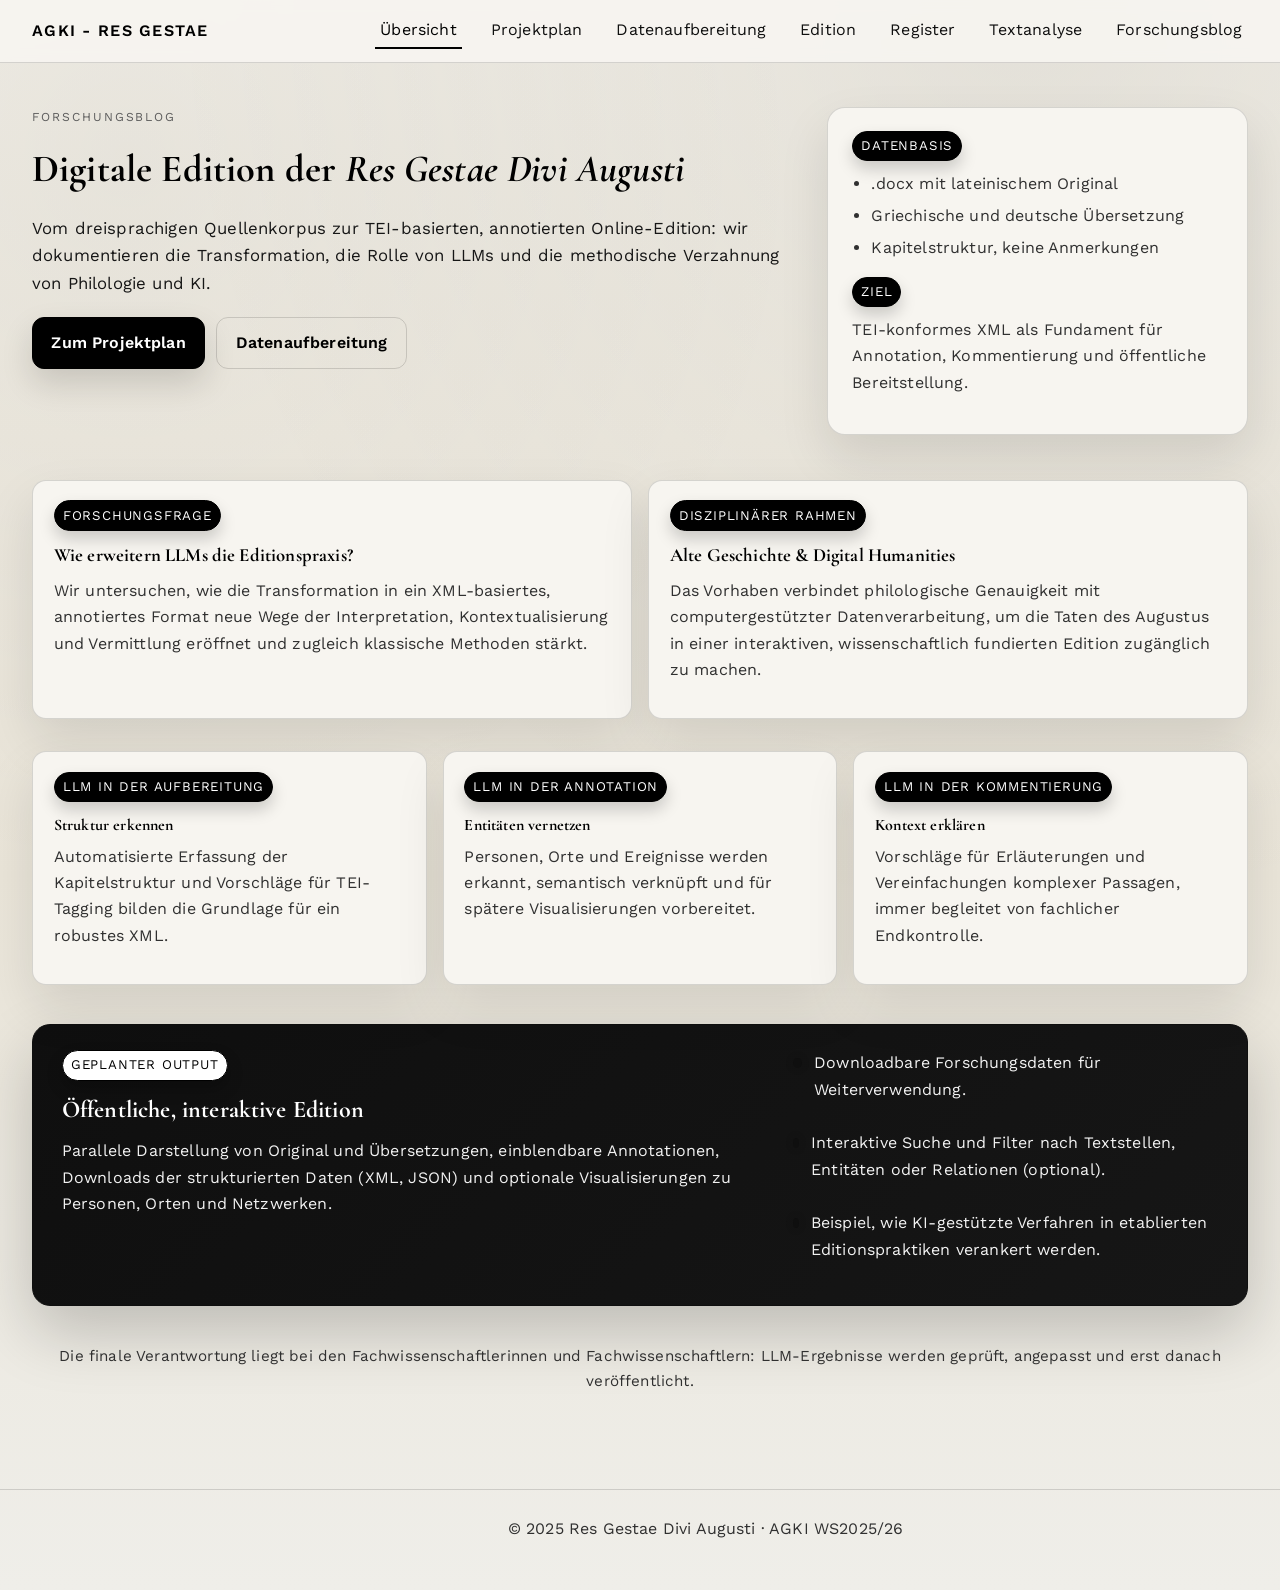
<file: index.html>
﻿<!doctype html>
<html lang="de">
<head>
  <meta charset="UTF-8">
  <meta name="viewport" content="width=device-width, initial-scale=1">
  <title>Forschungsblog | Digitale Edition Res Gestae</title>
  <link rel="stylesheet" href="styles.css">
</head>
<body>
  <header class="site-header">
    <div class="brand">AGKI - RES GESTAE</div>
    <nav>
      <a class="active" href="index.html">Übersicht</a>
      <a href="projektplan.html">Projektplan</a>
      <a href="datenaufbereitung.html">Datenaufbereitung</a>
      <a href="edition.html">Edition</a>
      <a href="register.html">Register</a>
      <a href="textanalyse.html">Textanalyse</a>
      <a href="gesamter-forschungsblog.html">Forschungsblog</a>
    </nav>
  </header>

  <main class="page">
    <section class="hero">
      <div class="hero-copy">
        <p class="eyebrow">Forschungsblog</p>
        <h1>Digitale Edition der <em>Res Gestae Divi Augusti</em></h1>
        <p class="lead">Vom dreisprachigen Quellenkorpus zur TEI-basierten, annotierten Online-Edition: wir dokumentieren die Transformation, die Rolle von LLMs und die methodische Verzahnung von Philologie und KI.</p>
        <div class="actions">
          <a class="button" href="projektplan.html">Zum Projektplan</a>
          <a class="button ghost" href="datenaufbereitung.html">Datenaufbereitung</a>
        </div>
      </div>
      <div class="hero-card">
        <p class="label">Datenbasis</p>
        <ul>
          <li>.docx mit lateinischem Original</li>
          <li>Griechische und deutsche Übersetzung</li>
          <li>Kapitelstruktur, keine Anmerkungen</li>
        </ul>
        <p class="label">Ziel</p>
        <p>TEI-konformes XML als Fundament für Annotation, Kommentierung und öffentliche Bereitstellung.</p>
      </div>
    </section>

    <section class="grid two">
      <article class="card">
        <p class="label">Forschungsfrage</p>
        <h3>Wie erweitern LLMs die Editionspraxis?</h3>
        <p>Wir untersuchen, wie die Transformation in ein XML-basiertes, annotiertes Format neue Wege der Interpretation, Kontextualisierung und Vermittlung eröffnet und zugleich klassische Methoden stärkt.</p>
      </article>
      <article class="card">
        <p class="label">Disziplinärer Rahmen</p>
        <h3>Alte Geschichte & Digital Humanities</h3>
        <p>Das Vorhaben verbindet philologische Genauigkeit mit computergestützter Datenverarbeitung, um die Taten des Augustus in einer interaktiven, wissenschaftlich fundierten Edition zugänglich zu machen.</p>
      </article>
    </section>

    <section class="grid three">
      <article class="card">
        <p class="label">LLM in der Aufbereitung</p>
        <h4>Struktur erkennen</h4>
        <p>Automatisierte Erfassung der Kapitelstruktur und Vorschläge für TEI-Tagging bilden die Grundlage für ein robustes XML.</p>
      </article>
      <article class="card">
        <p class="label">LLM in der Annotation</p>
        <h4>Entitäten vernetzen</h4>
        <p>Personen, Orte und Ereignisse werden erkannt, semantisch verknüpft und für spätere Visualisierungen vorbereitet.</p>
      </article>
      <article class="card">
        <p class="label">LLM in der Kommentierung</p>
        <h4>Kontext erklären</h4>
        <p>Vorschläge für Erläuterungen und Vereinfachungen komplexer Passagen, immer begleitet von fachlicher Endkontrolle.</p>
      </article>
    </section>

    <section class="panel">
      <div>
        <p class="label">Geplanter Output</p>
        <h2>Öffentliche, interaktive Edition</h2>
        <p>Parallele Darstellung von Original und Übersetzungen, einblendbare Annotationen, Downloads der strukturierten Daten (XML, JSON) und optionale Visualisierungen zu Personen, Orten und Netzwerken.</p>
      </div>
      <div class="list">
        <div>
          <span class="dot"></span>
          <p>Downloadbare Forschungsdaten für Weiterverwendung.</p>
        </div>
        <div>
          <span class="dot"></span>
          <p>Interaktive Suche und Filter nach Textstellen, Entitäten oder Relationen (optional).</p>
        </div>
        <div>
          <span class="dot"></span>
          <p>Beispiel, wie KI-gestützte Verfahren in etablierten Editionspraktiken verankert werden.</p>
        </div>
      </div>
    </section>

    <section class="footnote">
      <p>Die finale Verantwortung liegt bei den Fachwissenschaftlerinnen und Fachwissenschaftlern: LLM-Ergebnisse werden geprüft, angepasst und erst danach veröffentlicht.</p>
    </section>
  </main>

  <footer class="site-footer">
    <p>&copy; 2025 Res Gestae Divi Augusti · AGKI WS2025/26</p>
  </footer>
</body>
</html>
</file>
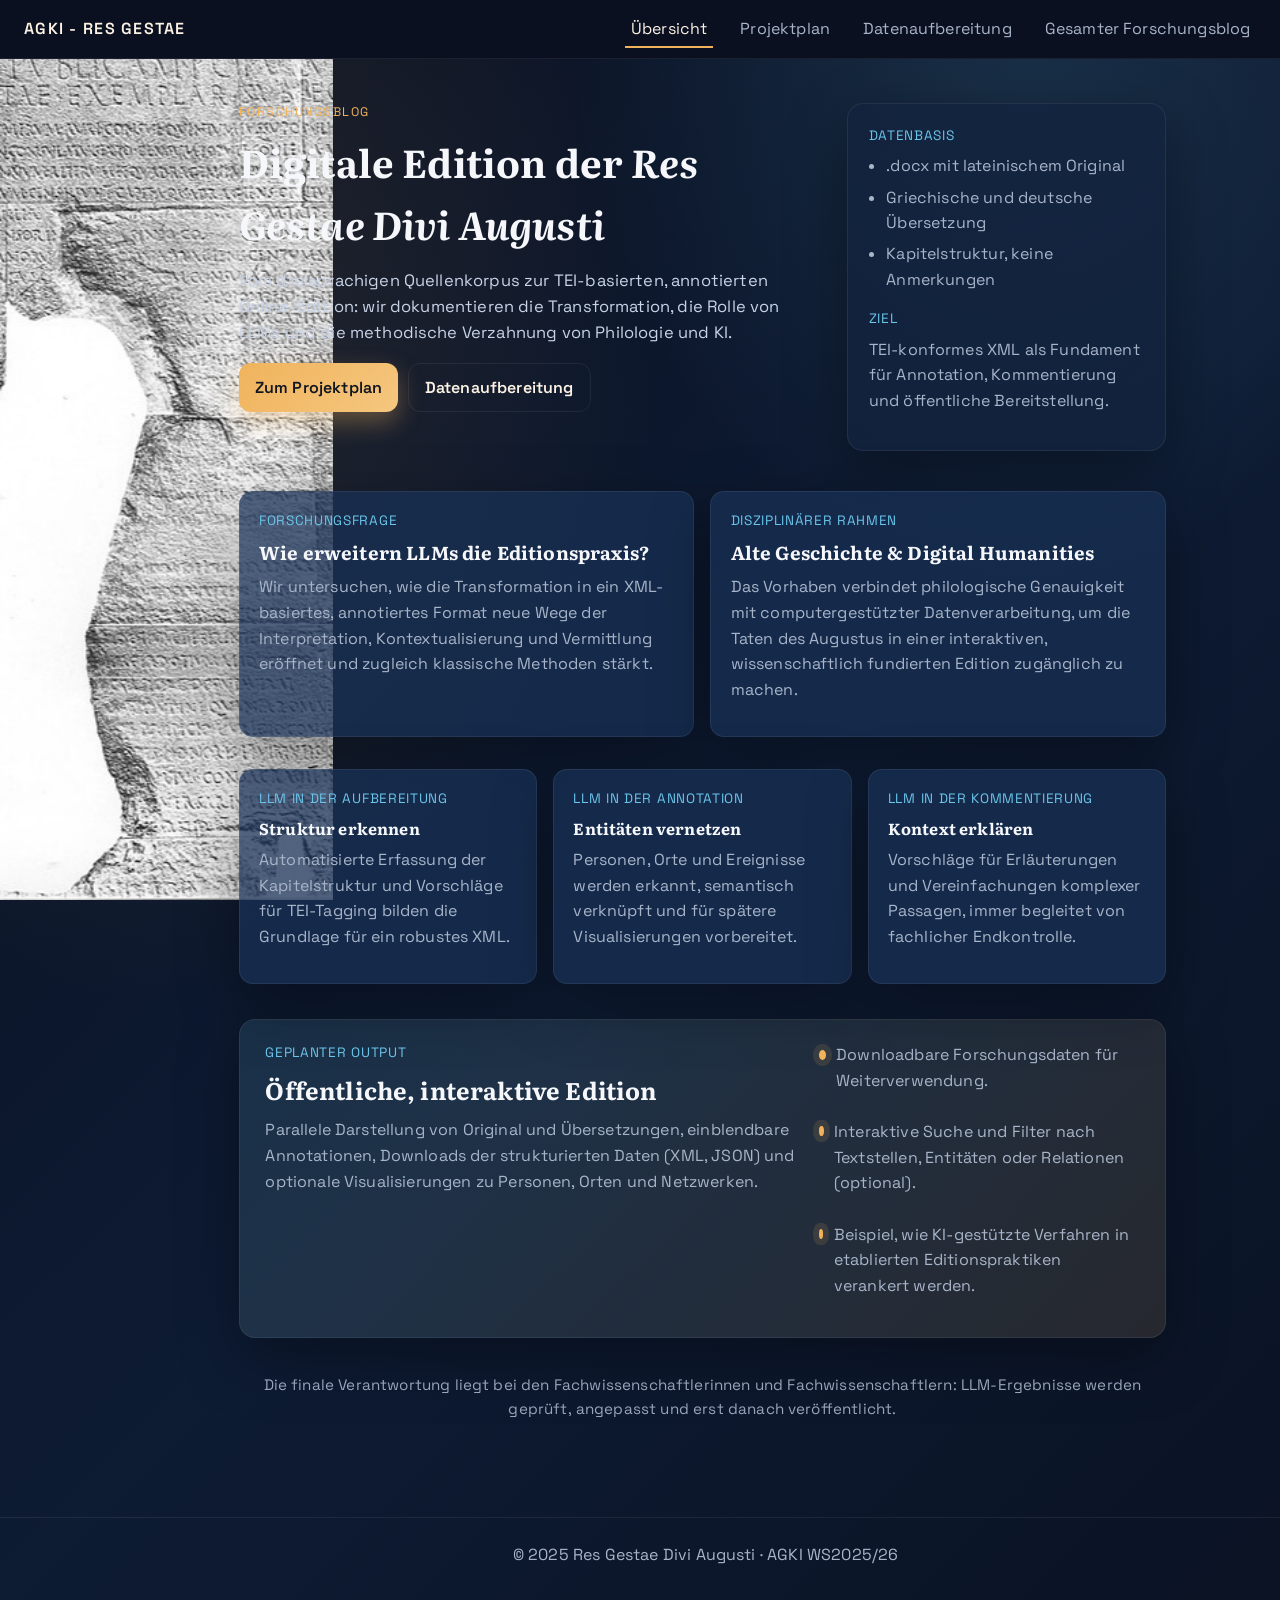
<file: Blog/index.html>
﻿<!doctype html>
<html lang="de">
<head>
  <meta charset="UTF-8">
  <meta name="viewport" content="width=device-width, initial-scale=1">
  <title>Forschungsblog | Digitale Edition Res Gestae</title>
  <link rel="stylesheet" href="styles.css">
</head>
<body>
  <header class="site-header">
    <div class="brand">AGKI - RES GESTAE</div>
    <nav>
      <a class="active" href="index.html">Übersicht</a>
      <a href="projektplan.html">Projektplan</a>
      <a href="datenaufbereitung.html">Datenaufbereitung</a>
      <a href="gesamter-forschungsblog.html">Gesamter Forschungsblog</a>
    </nav>
  </header>

  <main class="page">
    <section class="hero">
      <div class="hero-copy">
        <p class="eyebrow">Forschungsblog</p>
        <h1>Digitale Edition der <em>Res Gestae Divi Augusti</em></h1>
        <p class="lead">Vom dreisprachigen Quellenkorpus zur TEI-basierten, annotierten Online-Edition: wir dokumentieren die Transformation, die Rolle von LLMs und die methodische Verzahnung von Philologie und KI.</p>
        <div class="actions">
          <a class="button" href="projektplan.html">Zum Projektplan</a>
          <a class="button ghost" href="datenaufbereitung.html">Datenaufbereitung</a>
        </div>
      </div>
      <div class="hero-card">
        <p class="label">Datenbasis</p>
        <ul>
          <li>.docx mit lateinischem Original</li>
          <li>Griechische und deutsche Übersetzung</li>
          <li>Kapitelstruktur, keine Anmerkungen</li>
        </ul>
        <p class="label">Ziel</p>
        <p>TEI-konformes XML als Fundament für Annotation, Kommentierung und öffentliche Bereitstellung.</p>
      </div>
    </section>

    <section class="grid two">
      <article class="card">
        <p class="label">Forschungsfrage</p>
        <h3>Wie erweitern LLMs die Editionspraxis?</h3>
        <p>Wir untersuchen, wie die Transformation in ein XML-basiertes, annotiertes Format neue Wege der Interpretation, Kontextualisierung und Vermittlung eröffnet und zugleich klassische Methoden stärkt.</p>
      </article>
      <article class="card">
        <p class="label">Disziplinärer Rahmen</p>
        <h3>Alte Geschichte & Digital Humanities</h3>
        <p>Das Vorhaben verbindet philologische Genauigkeit mit computergestützter Datenverarbeitung, um die Taten des Augustus in einer interaktiven, wissenschaftlich fundierten Edition zugänglich zu machen.</p>
      </article>
    </section>

    <section class="grid three">
      <article class="card">
        <p class="label">LLM in der Aufbereitung</p>
        <h4>Struktur erkennen</h4>
        <p>Automatisierte Erfassung der Kapitelstruktur und Vorschläge für TEI-Tagging bilden die Grundlage für ein robustes XML.</p>
      </article>
      <article class="card">
        <p class="label">LLM in der Annotation</p>
        <h4>Entitäten vernetzen</h4>
        <p>Personen, Orte und Ereignisse werden erkannt, semantisch verknüpft und für spätere Visualisierungen vorbereitet.</p>
      </article>
      <article class="card">
        <p class="label">LLM in der Kommentierung</p>
        <h4>Kontext erklären</h4>
        <p>Vorschläge für Erläuterungen und Vereinfachungen komplexer Passagen, immer begleitet von fachlicher Endkontrolle.</p>
      </article>
    </section>

    <section class="panel">
      <div>
        <p class="label">Geplanter Output</p>
        <h2>Öffentliche, interaktive Edition</h2>
        <p>Parallele Darstellung von Original und Übersetzungen, einblendbare Annotationen, Downloads der strukturierten Daten (XML, JSON) und optionale Visualisierungen zu Personen, Orten und Netzwerken.</p>
      </div>
      <div class="list">
        <div>
          <span class="dot"></span>
          <p>Downloadbare Forschungsdaten für Weiterverwendung.</p>
        </div>
        <div>
          <span class="dot"></span>
          <p>Interaktive Suche und Filter nach Textstellen, Entitäten oder Relationen (optional).</p>
        </div>
        <div>
          <span class="dot"></span>
          <p>Beispiel, wie KI-gestützte Verfahren in etablierten Editionspraktiken verankert werden.</p>
        </div>
      </div>
    </section>

    <section class="footnote">
      <p>Die finale Verantwortung liegt bei den Fachwissenschaftlerinnen und Fachwissenschaftlern: LLM-Ergebnisse werden geprüft, angepasst und erst danach veröffentlicht.</p>
    </section>
  </main>

  <footer class="site-footer">
    <p>&copy; 2025 Res Gestae Divi Augusti · AGKI WS2025/26</p>
  </footer>
</body>
</html>
</file>
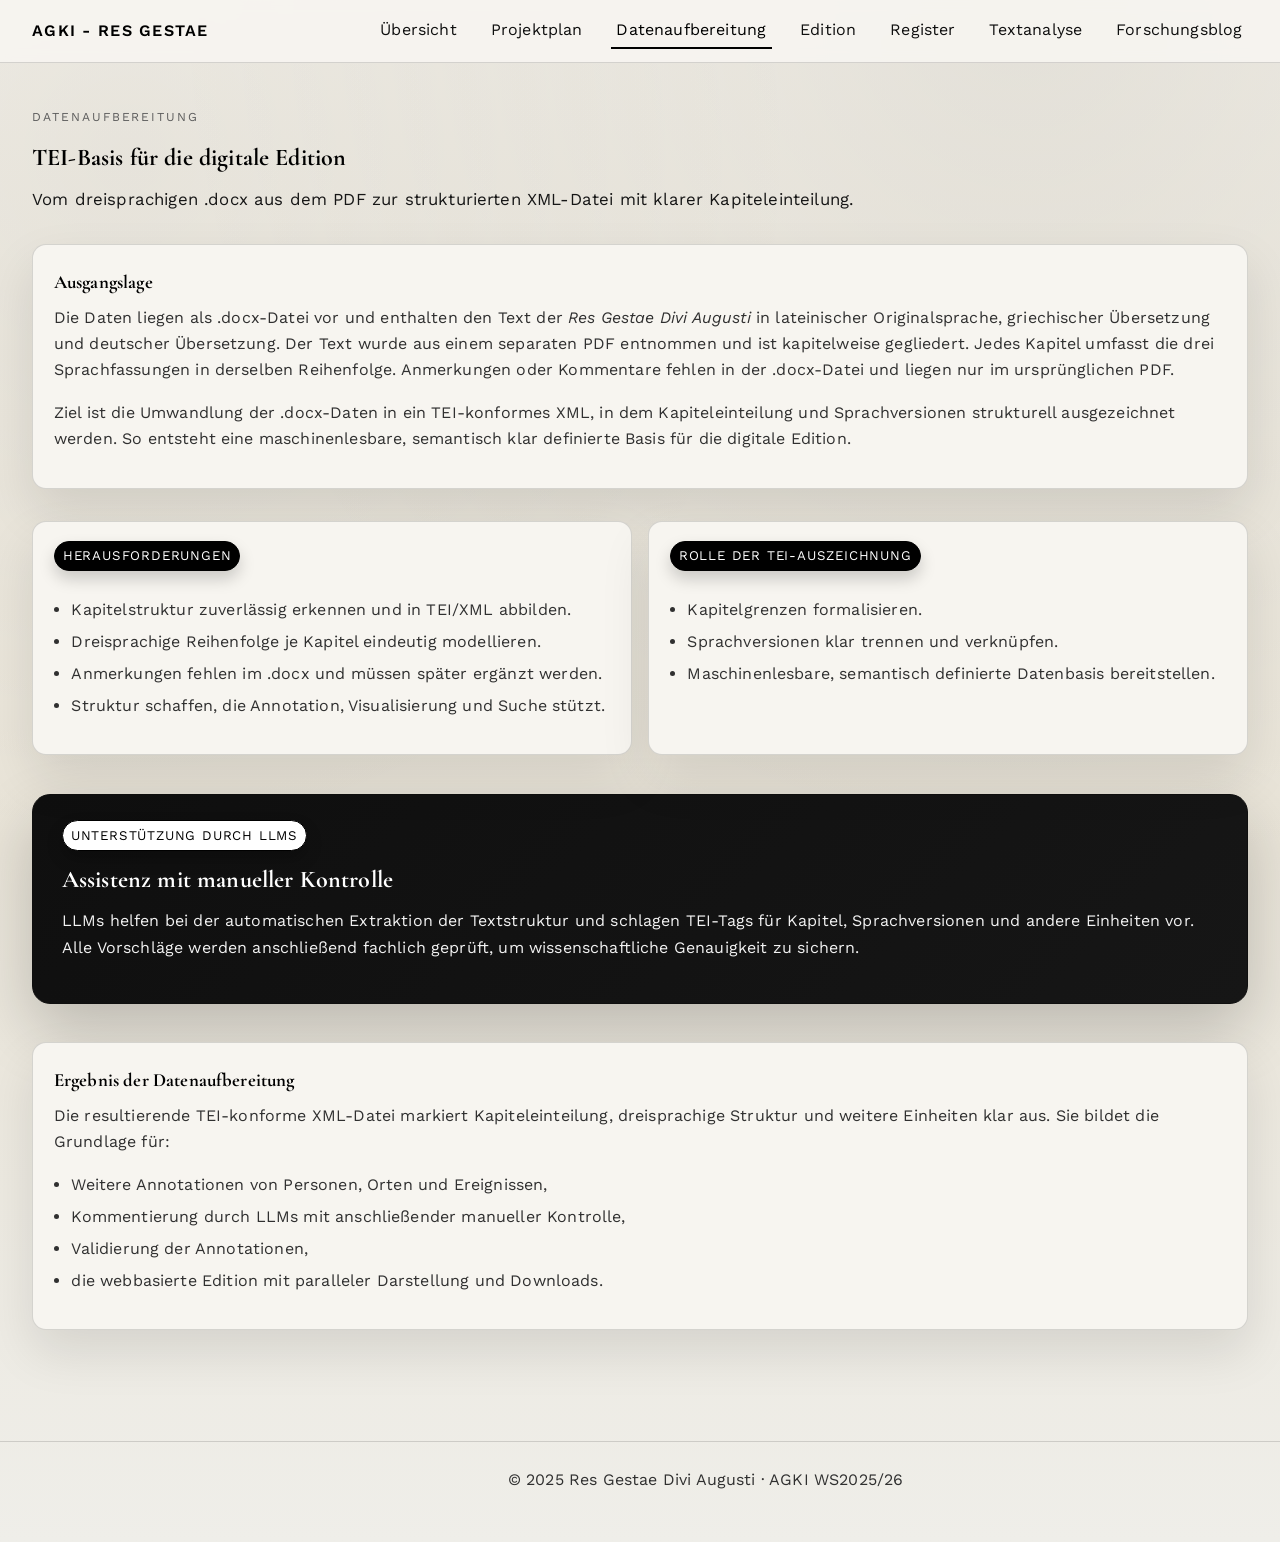
<file: datenaufbereitung.html>
﻿<!doctype html>
<html lang="de">
<head>
  <meta charset="UTF-8">
  <meta name="viewport" content="width=device-width, initial-scale=1">
  <title>Datenaufbereitung | Digitale Edition Res Gestae</title>
  <link rel="stylesheet" href="styles.css">
</head>
<body>
  <header class="site-header">
    <div class="brand">AGKI - RES GESTAE</div>
    <nav>
      <a href="index.html">Übersicht</a>
      <a href="projektplan.html">Projektplan</a>
      <a class="active" href="datenaufbereitung.html">Datenaufbereitung</a>
      <a href="edition.html">Edition</a>
      <a href="register.html">Register</a>
      <a href="textanalyse.html">Textanalyse</a>
      <a href="gesamter-forschungsblog.html">Forschungsblog</a>
    </nav>
  </header>

  <main class="page">
    <section class="page-title">
      <p class="eyebrow">Datenaufbereitung</p>
      <h1>TEI-Basis für die digitale Edition</h1>
      <p class="lead">Vom dreisprachigen .docx aus dem PDF zur strukturierten XML-Datei mit klarer Kapiteleinteilung.</p>
    </section>

    <section class="prose">
      <h3>Ausgangslage</h3>
      <p>Die Daten liegen als .docx-Datei vor und enthalten den Text der <em>Res Gestae Divi Augusti</em> in lateinischer Originalsprache, griechischer Übersetzung und deutscher Übersetzung. Der Text wurde aus einem separaten PDF entnommen und ist kapitelweise gegliedert. Jedes Kapitel umfasst die drei Sprachfassungen in derselben Reihenfolge. Anmerkungen oder Kommentare fehlen in der .docx-Datei und liegen nur im ursprünglichen PDF.</p>
      <p>Ziel ist die Umwandlung der .docx-Daten in ein TEI-konformes XML, in dem Kapiteleinteilung und Sprachversionen strukturell ausgezeichnet werden. So entsteht eine maschinenlesbare, semantisch klar definierte Basis für die digitale Edition.</p>
    </section>

    <section class="grid two">
      <article class="card">
        <p class="label">Herausforderungen</p>
        <ul>
          <li>Kapitelstruktur zuverlässig erkennen und in TEI/XML abbilden.</li>
          <li>Dreisprachige Reihenfolge je Kapitel eindeutig modellieren.</li>
          <li>Anmerkungen fehlen im .docx und müssen später ergänzt werden.</li>
          <li>Struktur schaffen, die Annotation, Visualisierung und Suche stützt.</li>
        </ul>
      </article>
      <article class="card">
        <p class="label">Rolle der TEI-Auszeichnung</p>
        <ul>
          <li>Kapitelgrenzen formalisieren.</li>
          <li>Sprachversionen klar trennen und verknüpfen.</li>
          <li>Maschinenlesbare, semantisch definierte Datenbasis bereitstellen.</li>
        </ul>
      </article>
    </section>

    <section class="panel">
      <div>
        <p class="label">Unterstützung durch LLMs</p>
        <h2>Assistenz mit manueller Kontrolle</h2>
        <p>LLMs helfen bei der automatischen Extraktion der Textstruktur und schlagen TEI-Tags für Kapitel, Sprachversionen und andere Einheiten vor. Alle Vorschläge werden anschließend fachlich geprüft, um wissenschaftliche Genauigkeit zu sichern.</p>
      </div>
    </section>

    <section class="prose">
      <h3>Ergebnis der Datenaufbereitung</h3>
      <p>Die resultierende TEI-konforme XML-Datei markiert Kapiteleinteilung, dreisprachige Struktur und weitere Einheiten klar aus. Sie bildet die Grundlage für:</p>
      <ul>
        <li>Weitere Annotationen von Personen, Orten und Ereignissen,</li>
        <li>Kommentierung durch LLMs mit anschließender manueller Kontrolle,</li>
        <li>Validierung der Annotationen,</li>
      <li>die webbasierte Edition mit paralleler Darstellung und Downloads.</li>
      </ul>
    </section>
  </main>

  <footer class="site-footer">
    <p>&copy; 2025 Res Gestae Divi Augusti · AGKI WS2025/26</p>
  </footer>
</body>
</html>
</file>
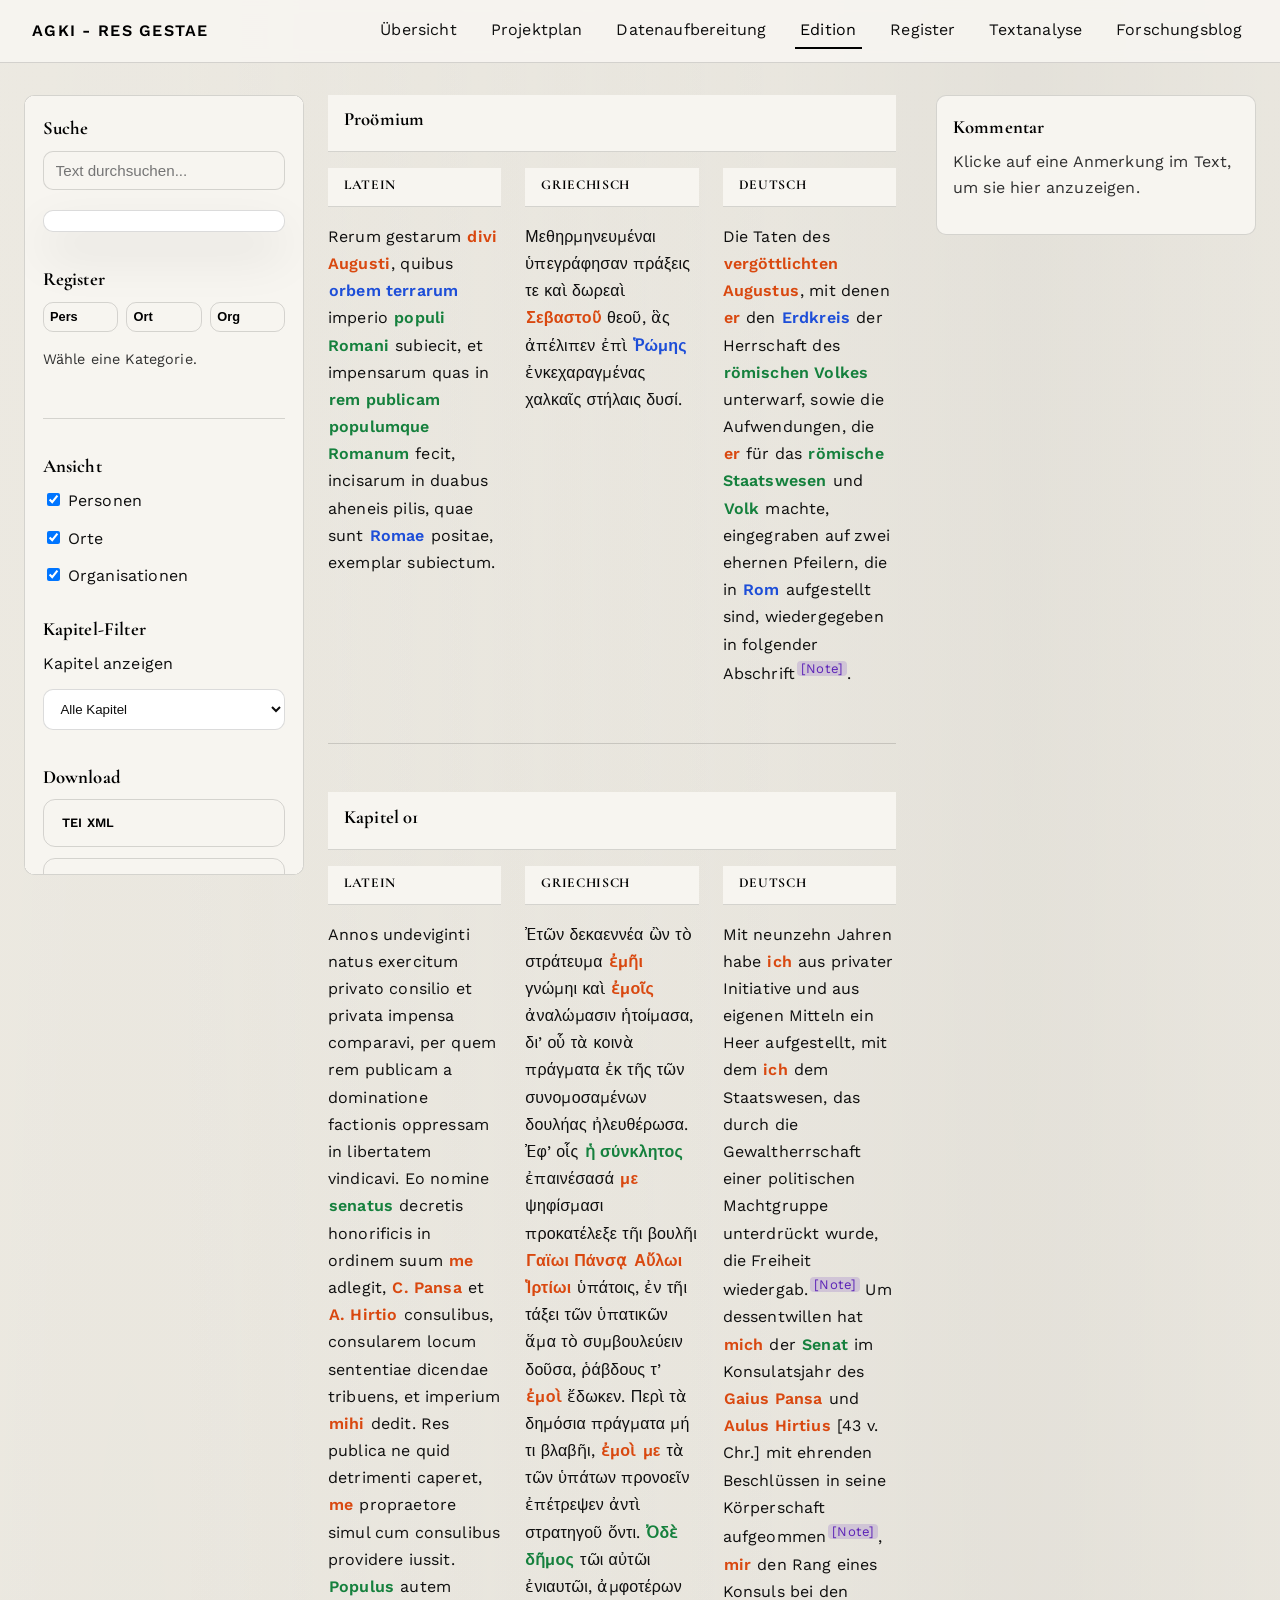
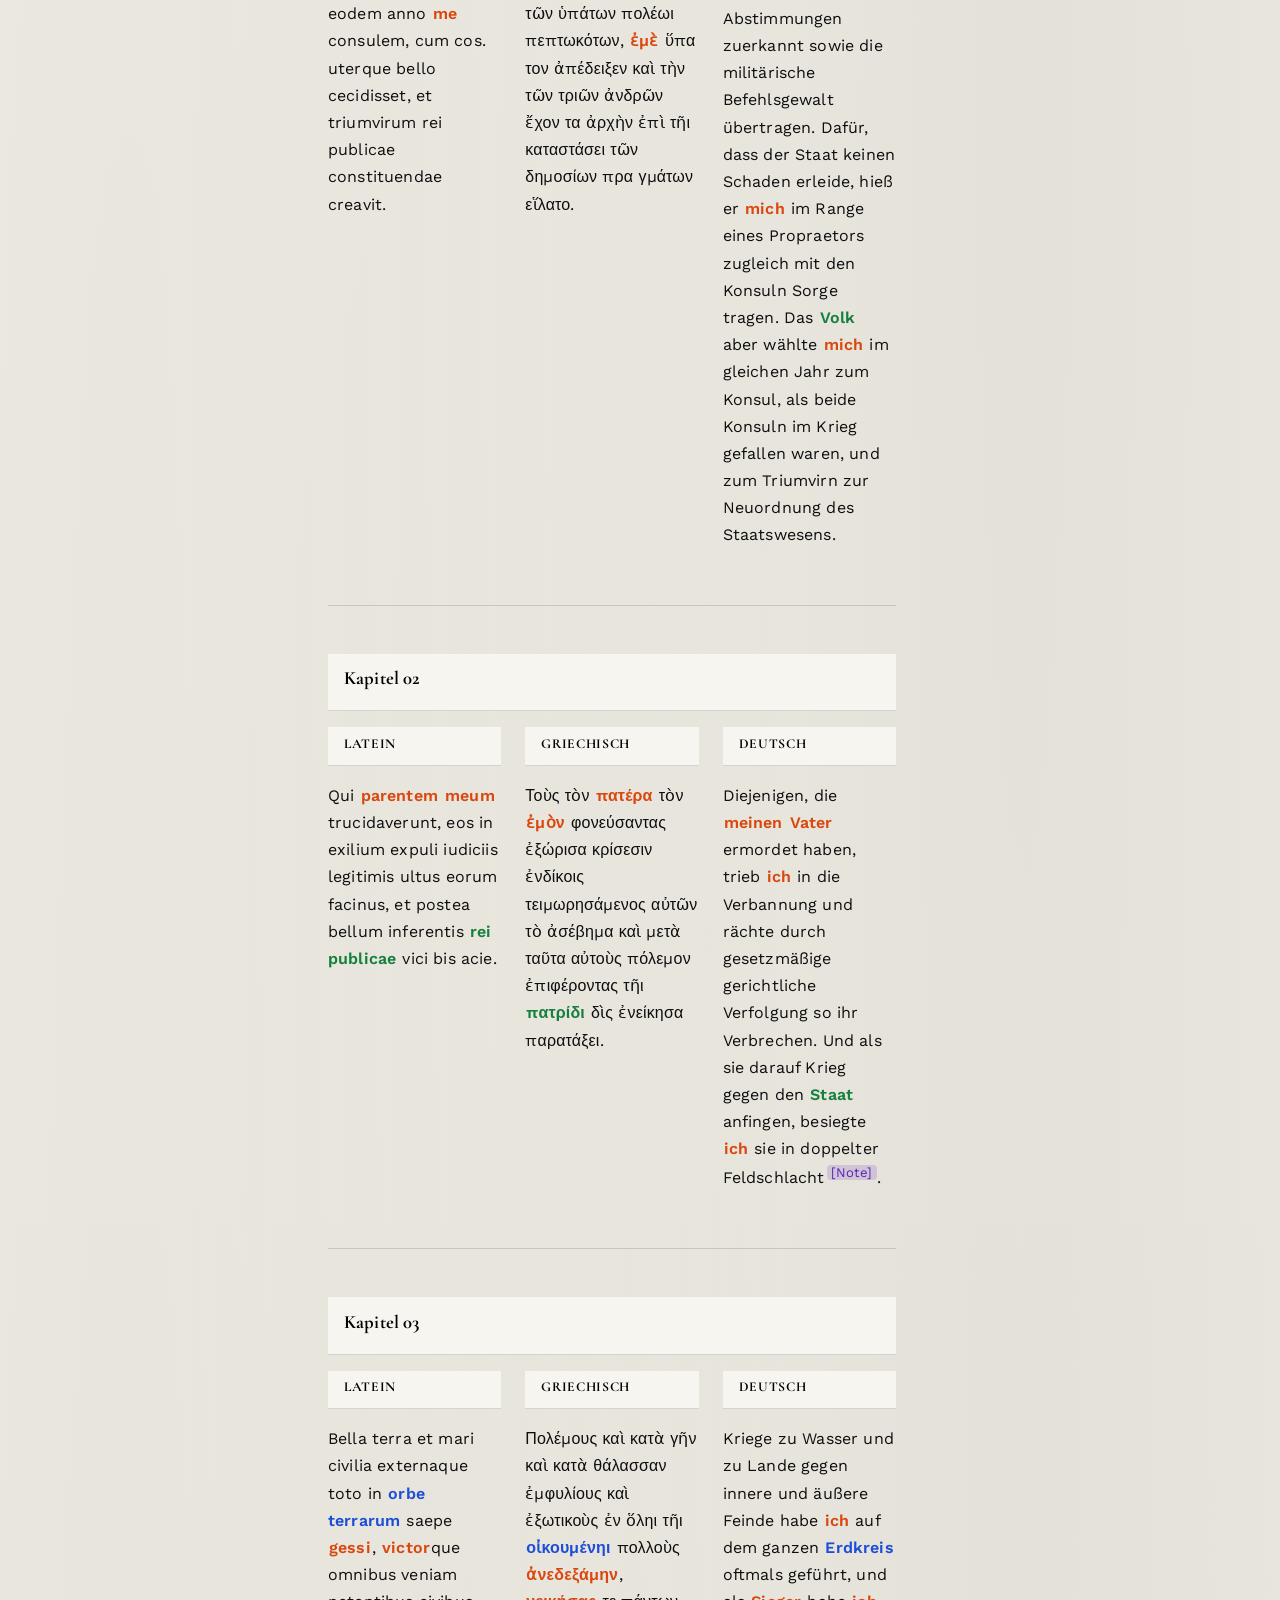
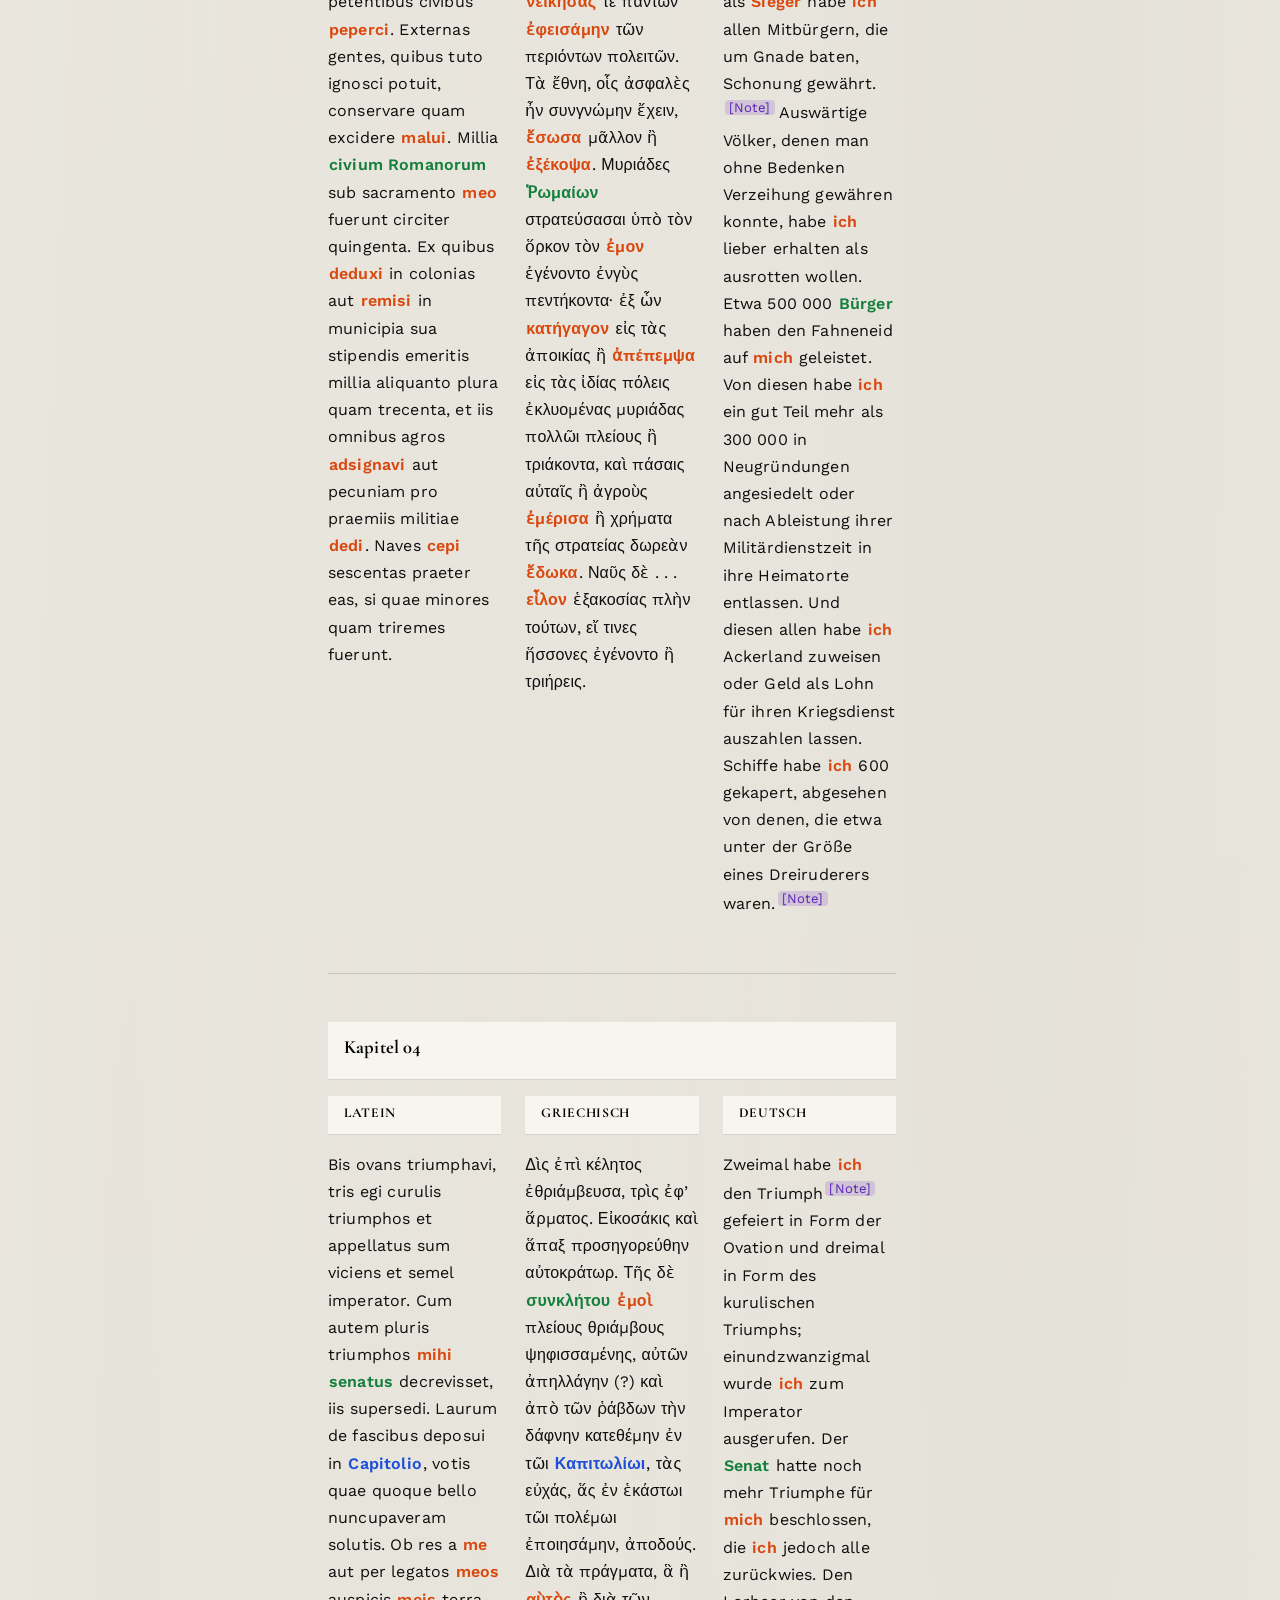
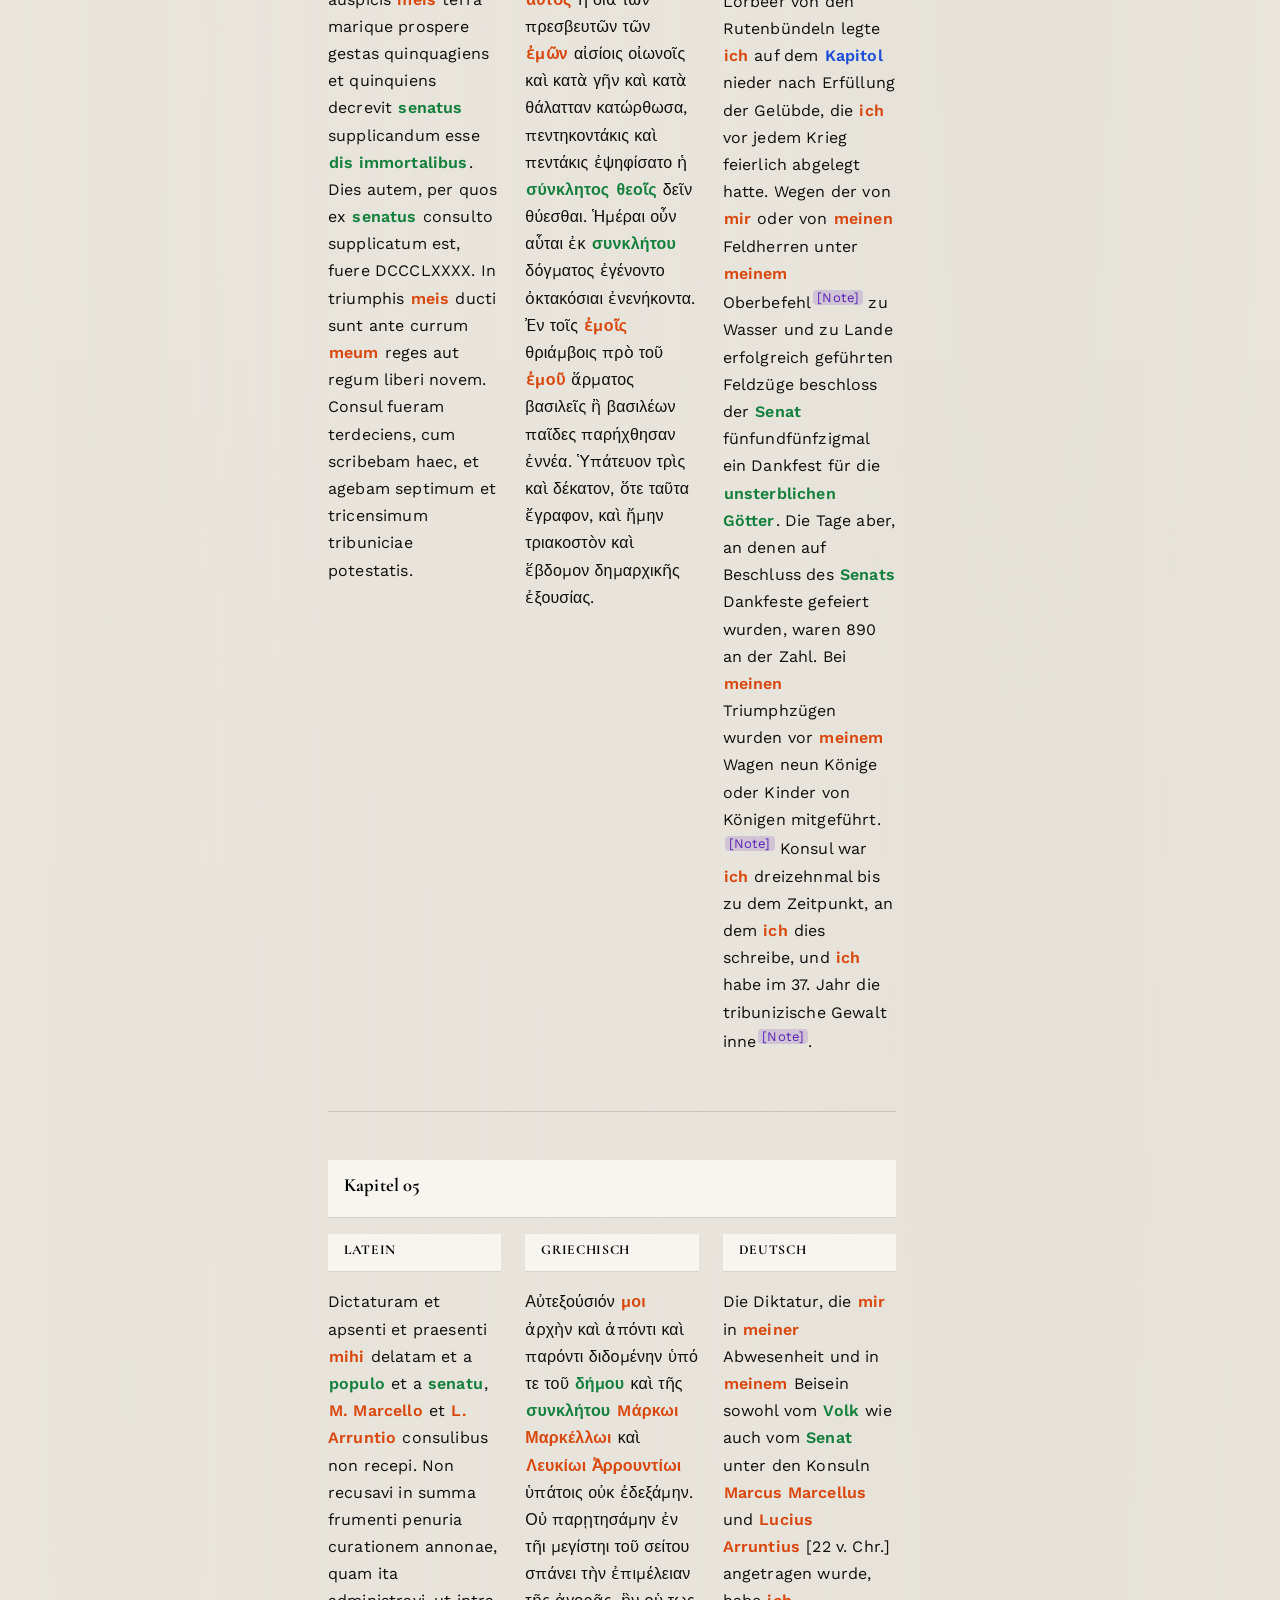
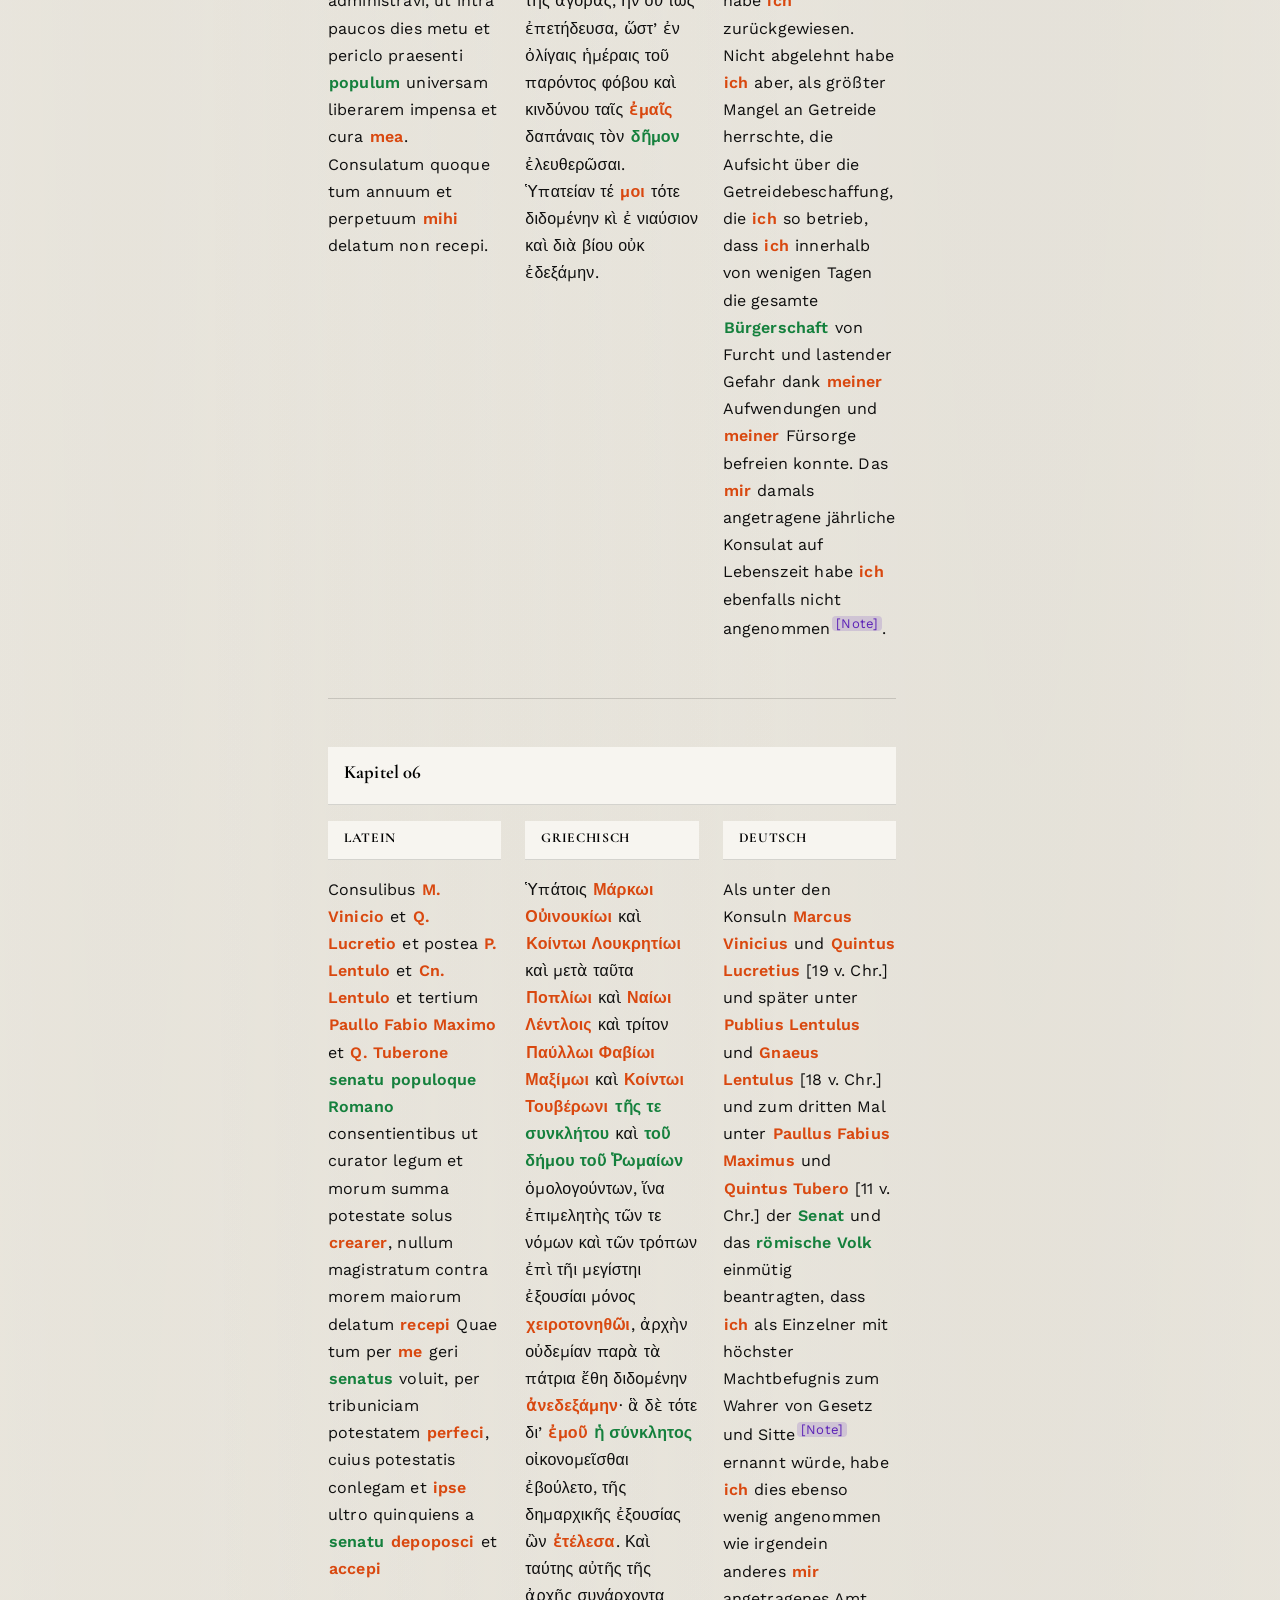
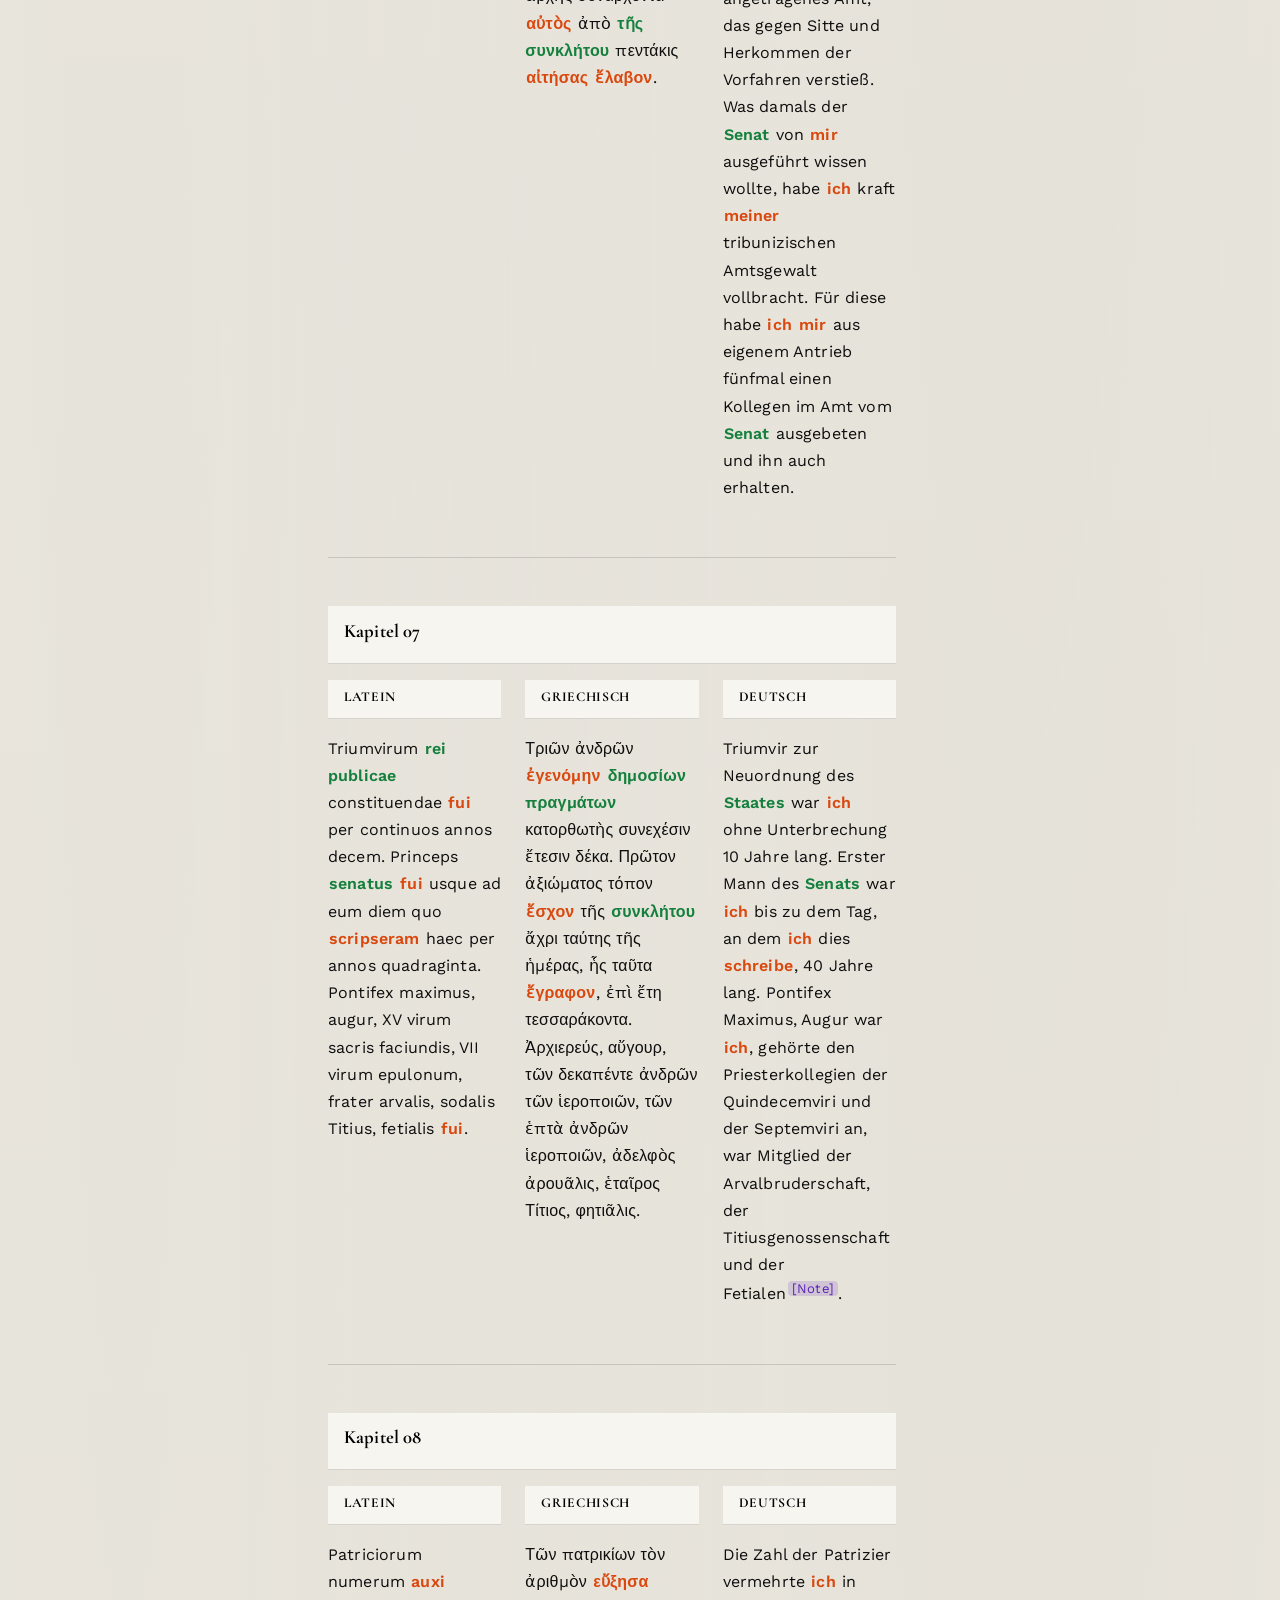
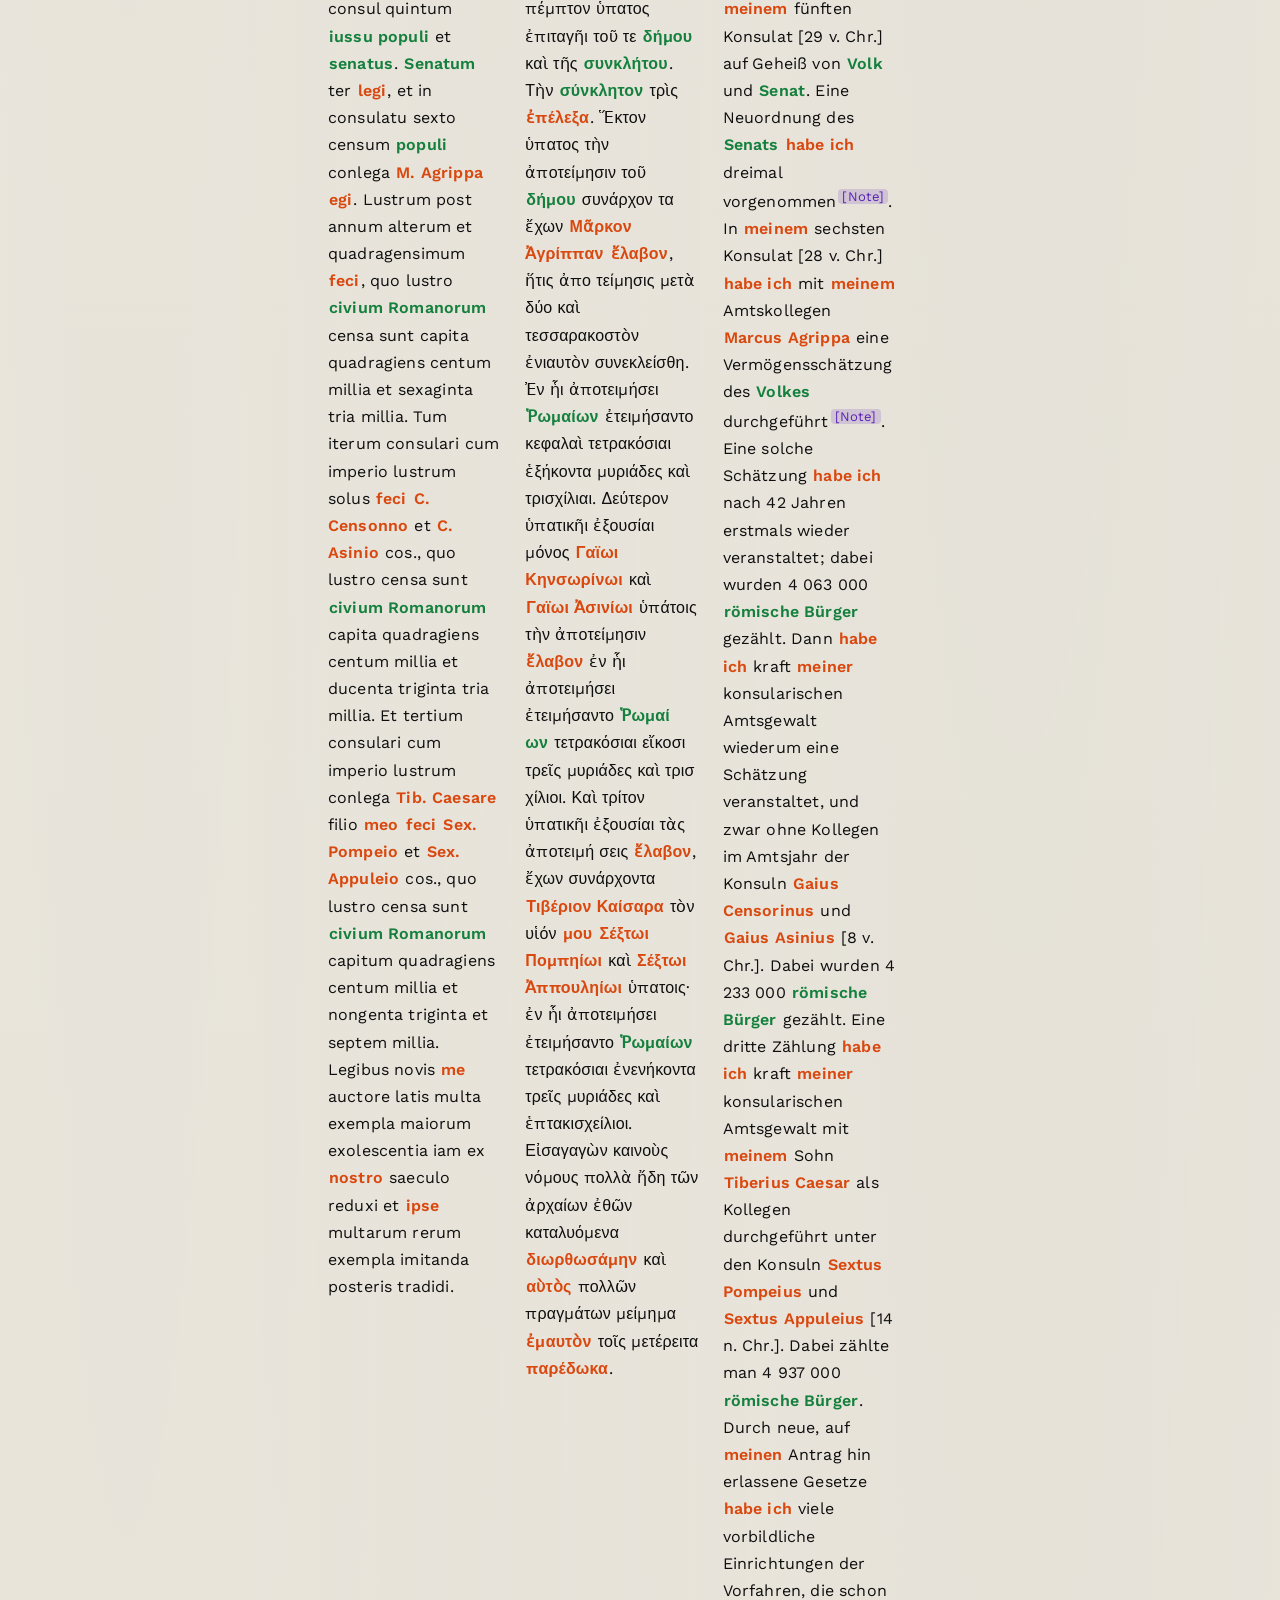
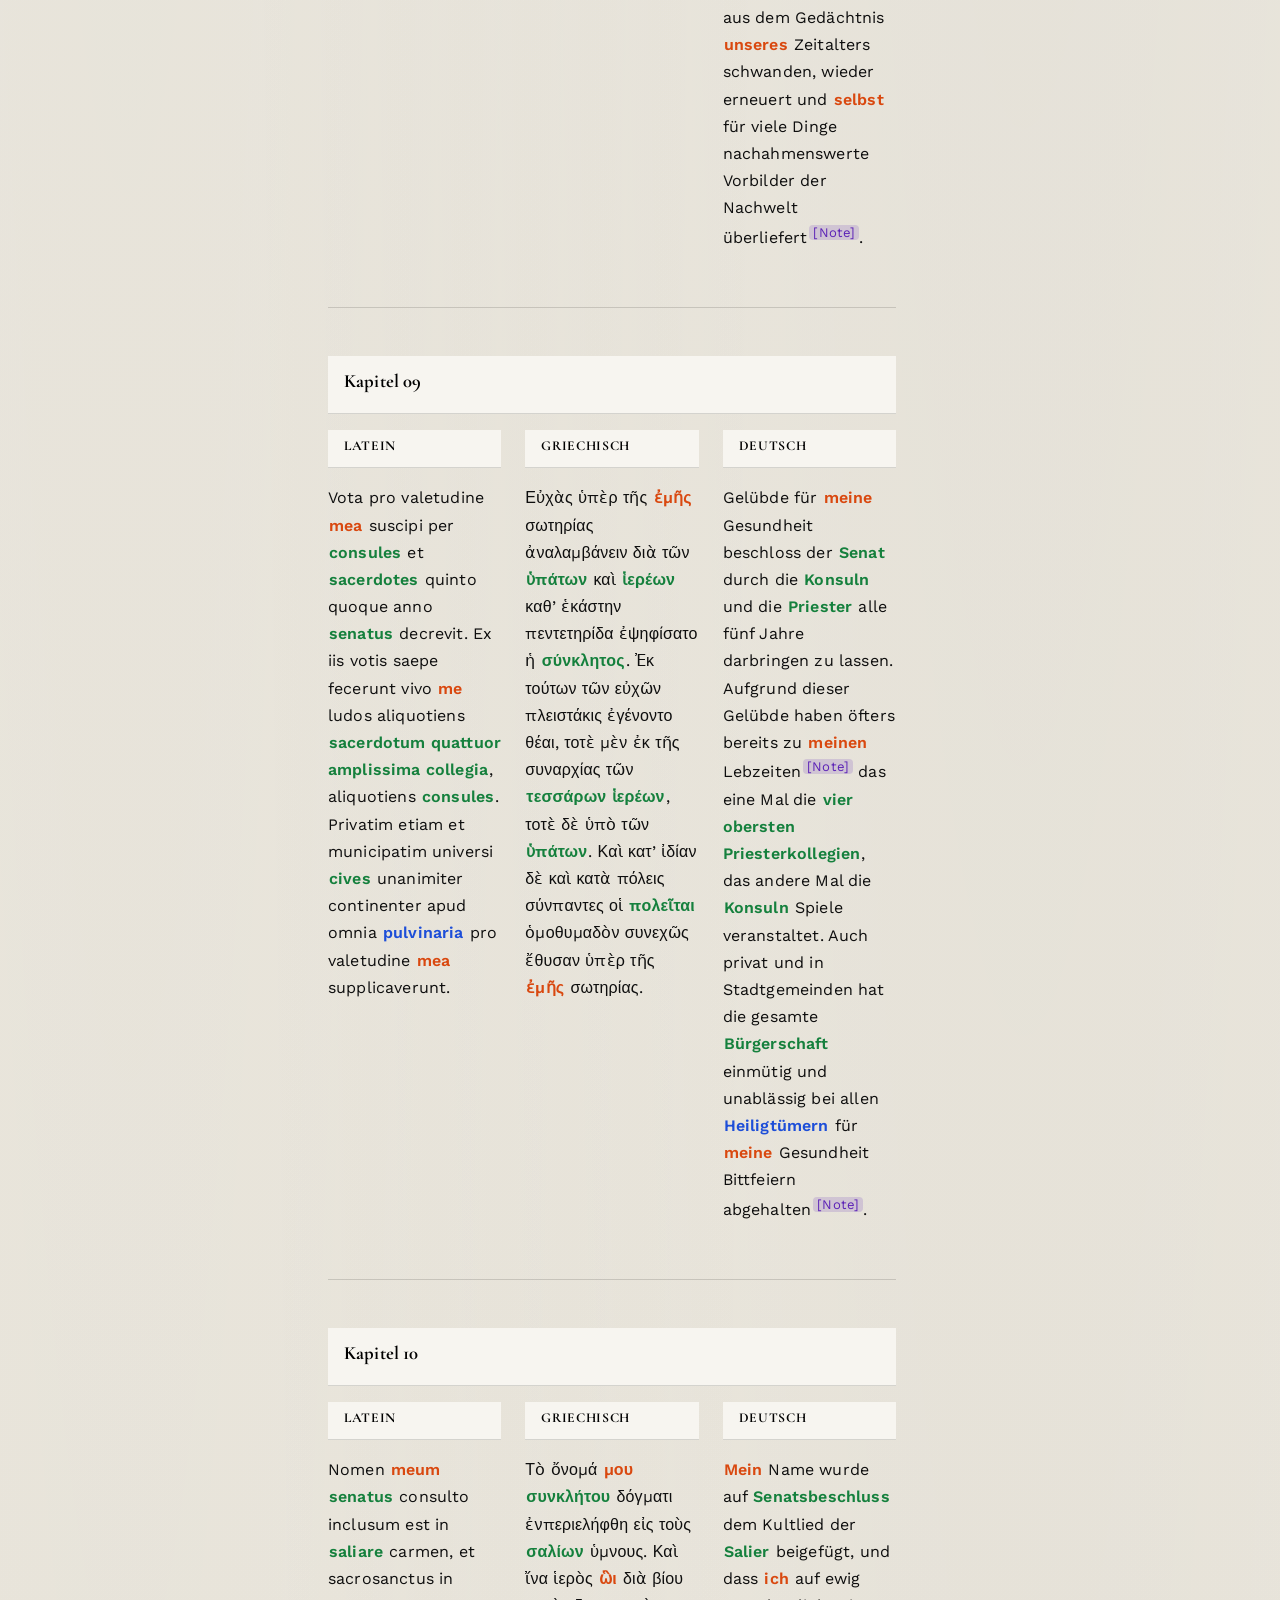
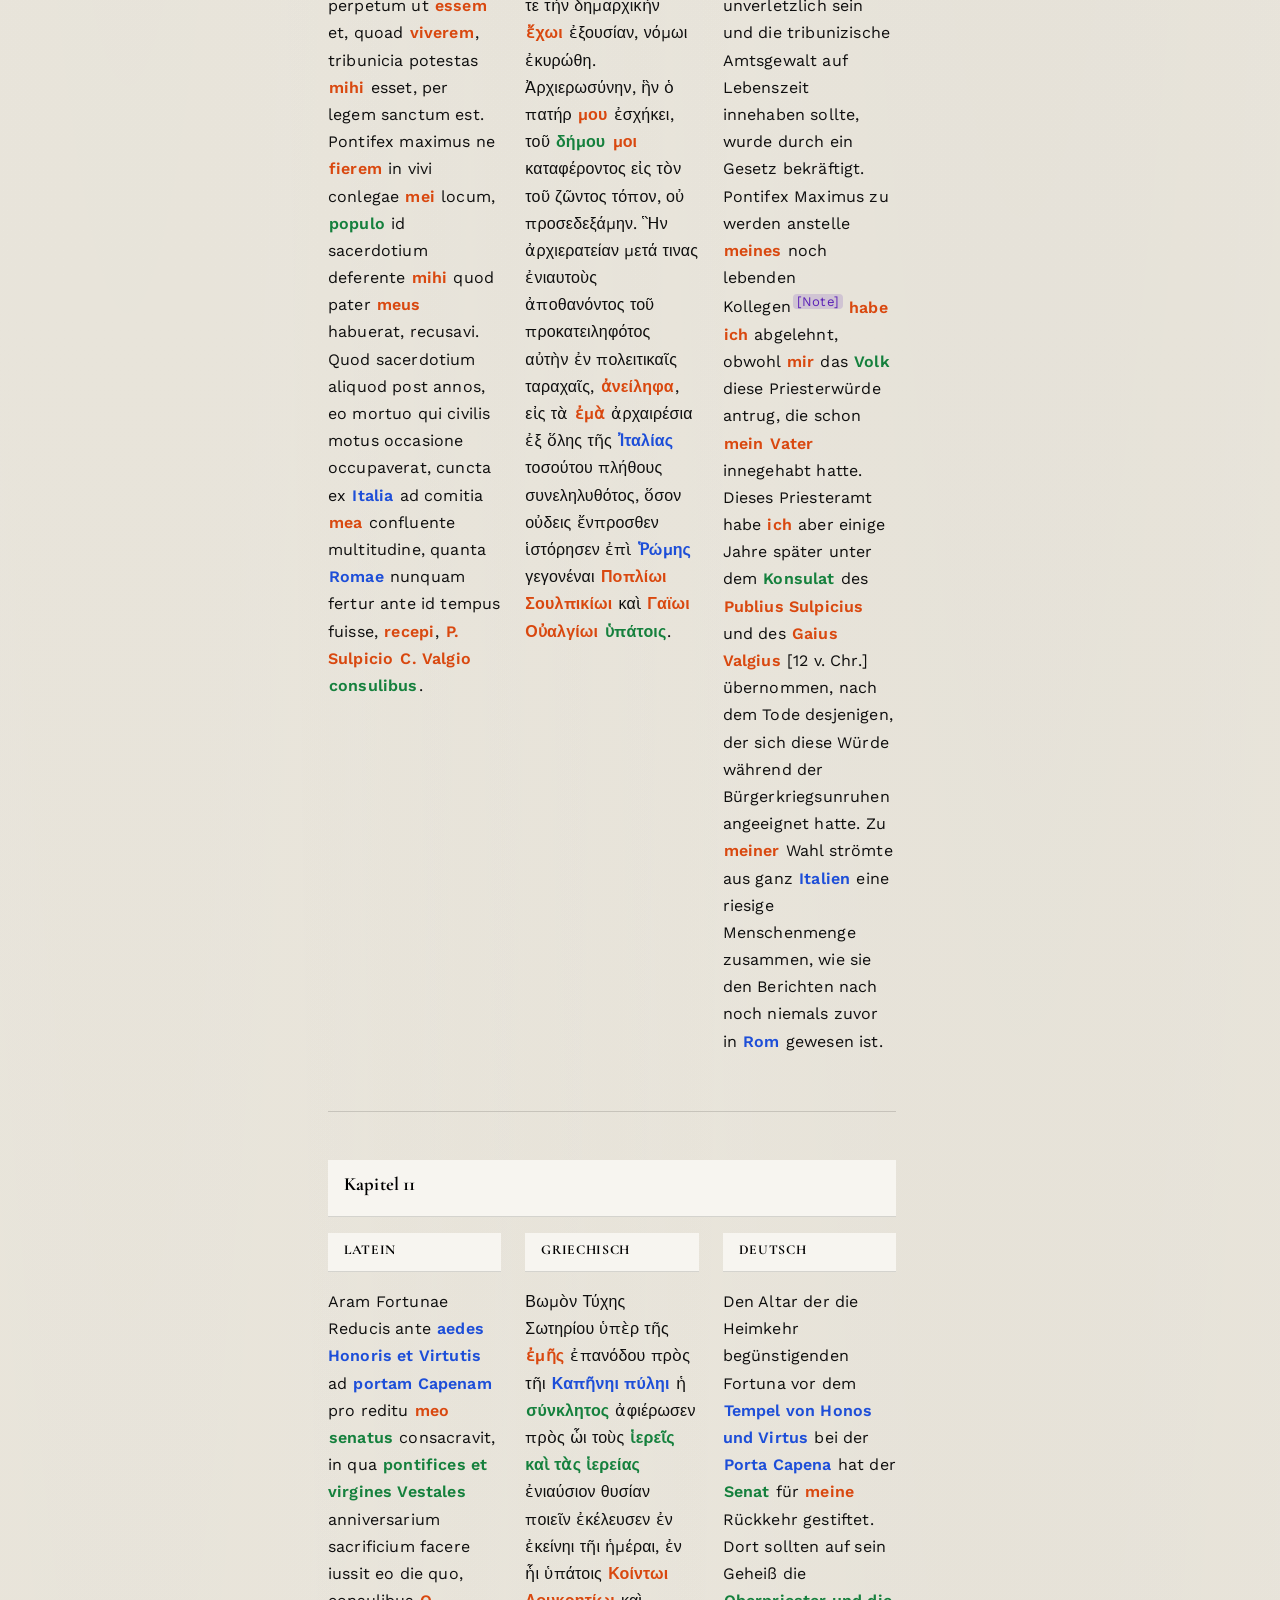
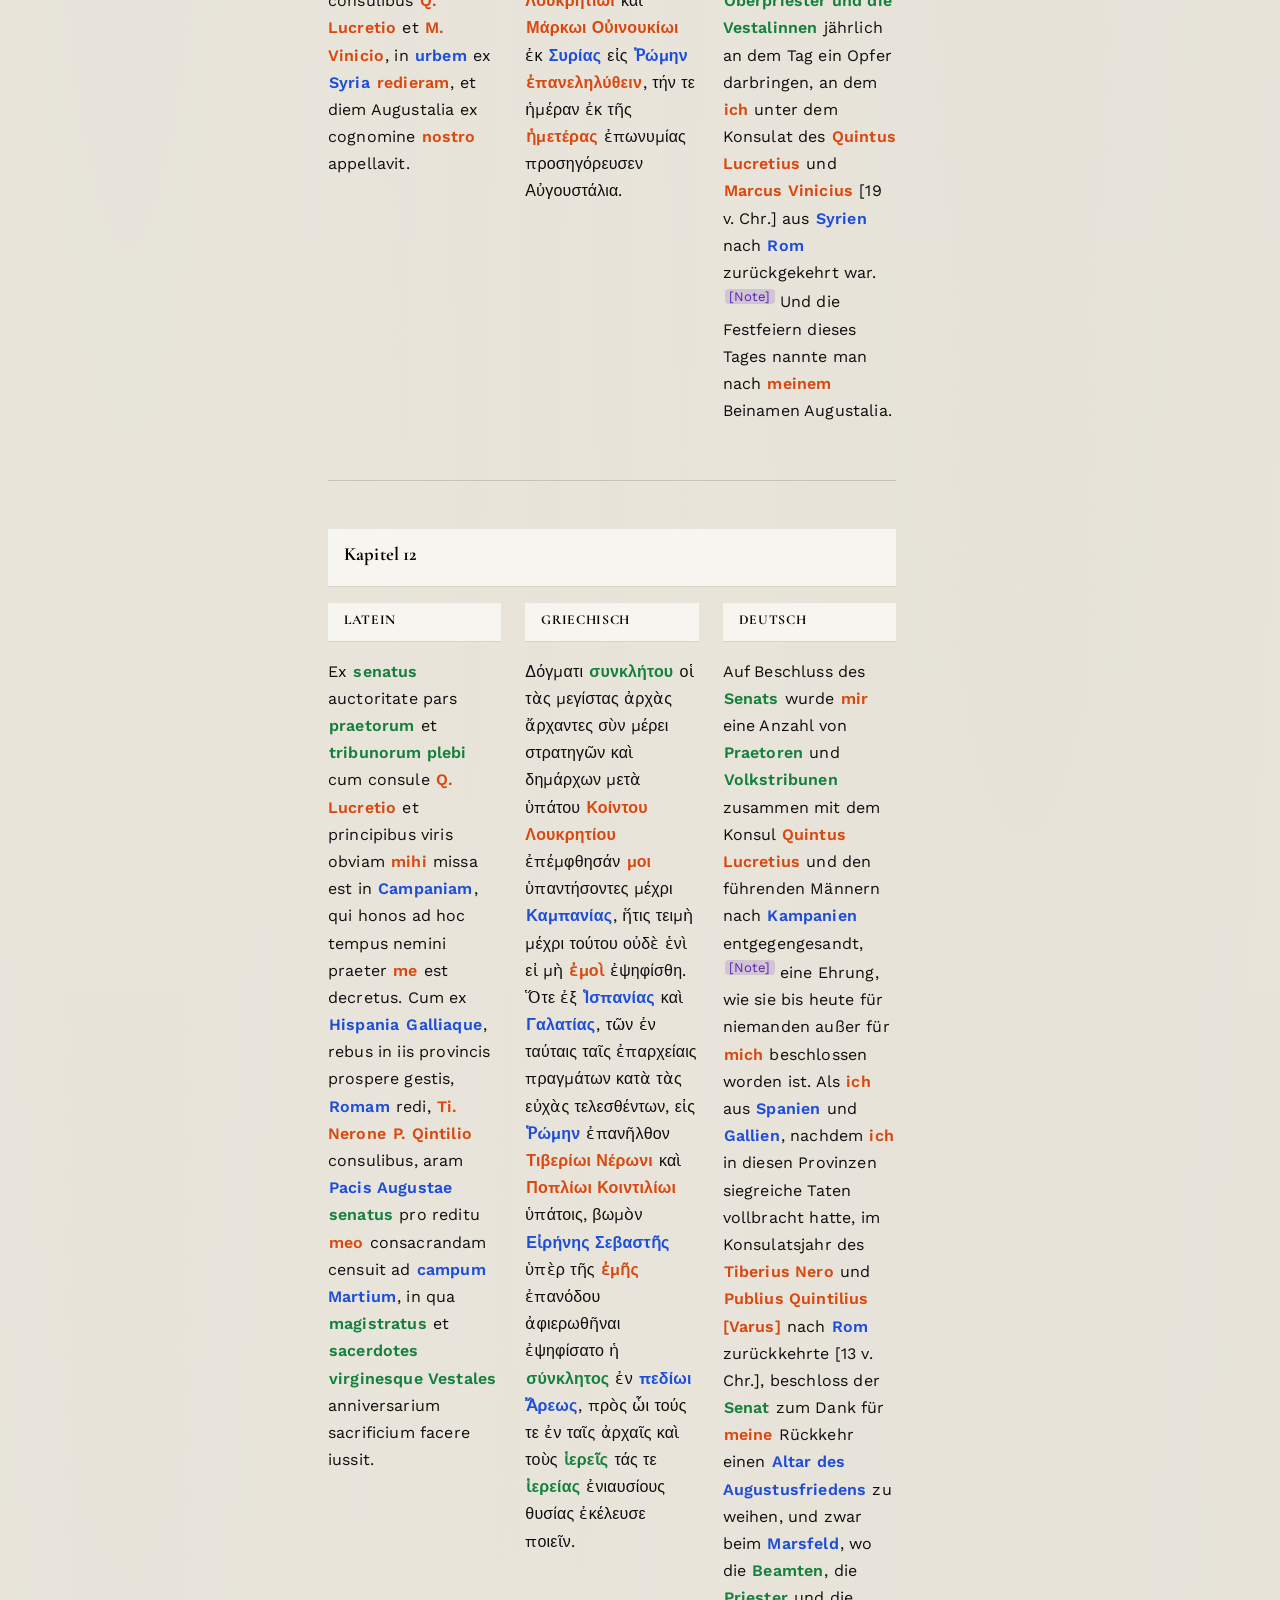
<file: edition.html>
<!doctype html>
<html lang="de">
<head>
  <meta charset="UTF-8">
  <meta name="viewport" content="width=device-width, initial-scale=1">
  <title>Edition | Digitale Edition Res Gestae</title>
  <link rel="stylesheet" href="styles.css">
  
</head>
<body>
  <header class="site-header">
    <div class="brand">AGKI - RES GESTAE</div>
    <nav>
      <a href="index.html">Übersicht</a>
      <a href="projektplan.html">Projektplan</a>
      <a href="datenaufbereitung.html">Datenaufbereitung</a>
      <a class="active" href="edition.html">Edition</a>
      <a href="register.html">Register</a>
      <a href="textanalyse.html">Textanalyse</a>
      <a href="gesamter-forschungsblog.html">Forschungsblog</a>
    </nav>
  </header>

  <main class="edition-layout">
    <!-- Controls Sidebar -->
    <aside class="controls-sidebar">
      <h3>Suche</h3>
      <div class="list" style="margin-bottom: 2rem;">
        <input type="text" id="edition-search" placeholder="Text durchsuchen..." class="search-input" style="width: 100%; padding: 0.65rem 0.75rem; border-radius: 10px; border: 1px solid var(--border); background: var(--panel); color: var(--text); font-size: 0.95rem;">
        <div id="search-results" class="small text-muted" style="margin-top: 0.5rem;"></div>
        <button id="search-modal-open" class="button ghost small" style="display:none; width:100%;">Treffer anzeigen</button>
      </div>

      <h3>Register</h3>
      <div class="register-controls" style="display: flex; gap: 0.5rem; margin-bottom: 1rem;">
        <button class="button ghost small" onclick="renderRegister('person')" style="flex:1; padding:0.4rem; font-size:0.8rem;">Pers</button>
        <button class="button ghost small" onclick="renderRegister('place')" style="flex:1; padding:0.4rem; font-size:0.8rem;">Ort</button>
        <button class="button ghost small" onclick="renderRegister('org')" style="flex:1; padding:0.4rem; font-size:0.8rem;">Org</button>
      </div>
      <div id="register-list" class="list" style="max-height: 300px; overflow-y: auto; font-size: 0.9rem;">
        <p class="small text-muted">Wähle eine Kategorie.</p>
      </div>
      <hr style="border: 0; border-top: 1px solid var(--border); margin: 2rem 0;">

      <h3>Ansicht</h3>
      <div class="list">
        <label><input type="checkbox" id="toggle-person" checked> Personen</label>
        <label><input type="checkbox" id="toggle-place" checked> Orte</label>
        <label><input type="checkbox" id="toggle-org" checked> Organisationen</label>
      </div>

      <h3 style="margin-top: 1.5rem;">Kapitel-Filter</h3>
      <div class="list">
        <label for="chapter-filter">Kapitel anzeigen</label>
        <select id="chapter-filter" class="select-control">
          <option value="all">Alle Kapitel</option>
          <option value="proomium">Proömium</option>
          <option value="01">Kapitel 1</option>
          <option value="02">Kapitel 2</option>
          <option value="03">Kapitel 3</option>
          <option value="04">Kapitel 4</option>
          <option value="05">Kapitel 5</option>
          <option value="06">Kapitel 6</option>
          <option value="07">Kapitel 7</option>
          <option value="08">Kapitel 8</option>
          <option value="09">Kapitel 9</option>
          <option value="10">Kapitel 10</option>
          <option value="11">Kapitel 11</option>
          <option value="12">Kapitel 12</option>
          <option value="13">Kapitel 13</option>
          <option value="14">Kapitel 14</option>
          <option value="15">Kapitel 15</option>
          <option value="16">Kapitel 16</option>
          <option value="17">Kapitel 17</option>
          <option value="18">Kapitel 18</option>
          <option value="19">Kapitel 19</option>
          <option value="20">Kapitel 20</option>
          <option value="21">Kapitel 21</option>
          <option value="22">Kapitel 22</option>
          <option value="23">Kapitel 23</option>
          <option value="24">Kapitel 24</option>
          <option value="25">Kapitel 25</option>
          <option value="26">Kapitel 26</option>
          <option value="27">Kapitel 27</option>
          <option value="28">Kapitel 28</option>
          <option value="29">Kapitel 29</option>
          <option value="30">Kapitel 30</option>
          <option value="31">Kapitel 31</option>
          <option value="32">Kapitel 32</option>
          <option value="33">Kapitel 33</option>
          <option value="34">Kapitel 34</option>
          <option value="35">Kapitel 35</option>
        </select>
      </div>

      <h3 style="margin-top: 2rem;">Download</h3>
      <div class="list">
        <a href="Vault/03_data/Res_Gestae_Divi_Augusti.xml" download class="button ghost" style="font-size: 0.8rem; width: 100%;">TEI XML</a>
        <a href="Vault/03_data/Res_Gestae_Divi_Augusti_full.txt" download class="button ghost" style="font-size: 0.8rem; width: 100%;">Gesamttext TXT</a>
      </div>

      <h3 style="margin-top: 1.5rem;">Kapitel-Downloads</h3>
      <div class="list">
        <select id="chapter-download-select" class="select-control">
          <option value="proomium">Proömium</option>
          <option value="01">Kapitel 1</option>
          <option value="02">Kapitel 2</option>
          <option value="03">Kapitel 3</option>
          <option value="04">Kapitel 4</option>
          <option value="05">Kapitel 5</option>
          <option value="06">Kapitel 6</option>
          <option value="07">Kapitel 7</option>
          <option value="08">Kapitel 8</option>
          <option value="09">Kapitel 9</option>
          <option value="10">Kapitel 10</option>
          <option value="11">Kapitel 11</option>
          <option value="12">Kapitel 12</option>
          <option value="13">Kapitel 13</option>
          <option value="14">Kapitel 14</option>
          <option value="15">Kapitel 15</option>
          <option value="16">Kapitel 16</option>
          <option value="17">Kapitel 17</option>
          <option value="18">Kapitel 18</option>
          <option value="19">Kapitel 19</option>
          <option value="20">Kapitel 20</option>
          <option value="21">Kapitel 21</option>
          <option value="22">Kapitel 22</option>
          <option value="23">Kapitel 23</option>
          <option value="24">Kapitel 24</option>
          <option value="25">Kapitel 25</option>
          <option value="26">Kapitel 26</option>
          <option value="27">Kapitel 27</option>
          <option value="28">Kapitel 28</option>
          <option value="29">Kapitel 29</option>
          <option value="30">Kapitel 30</option>
          <option value="31">Kapitel 31</option>
          <option value="32">Kapitel 32</option>
          <option value="33">Kapitel 33</option>
          <option value="34">Kapitel 34</option>
          <option value="35">Kapitel 35</option>
        </select>
        <div class="list">
          <a id="chapter-xml-link" class="button ghost" style="font-size:0.8rem; width:100%;" download>Kapitel XML</a>
          <a id="chapter-txt-link" class="button ghost" style="font-size:0.8rem; width:100%;" download>Kapitel TXT</a>
        </div>
      </div>
    </aside>

    <!-- Main Text Area -->
    <section class="text-area" id="edition-container">
      <p style="text-align: center; margin-top: 2rem;">Lade Edition...</p>
      <!-- Content will be injected here by JS -->
    </section>

    <!-- Commentary Sidebar -->
    <aside class="commentary-sidebar" id="commentary-panel">
      <h3>Kommentar</h3>
      <p class="small text-muted">Klicke auf eine Anmerkung im Text, um sie hier anzuzeigen.</p>
    </aside>
  </main>

  <!-- Search Modal -->
  <div id="search-modal" class="modal-backdrop" style="display: none;">
    <div class="modal-card">
      <div class="modal-header">
        <h4>Suchergebnisse</h4>
        <button id="search-modal-close" class="button ghost small" style="border:none;">✕</button>
      </div>
      <div id="search-modal-body" class="modal-body">
        <!-- Results injected here -->
      </div>
    </div>
  </div>
  <button id="search-modal-fab" class="fab" style="display:none;">Treffer</button>

  <script src="scripts/viewer.js"></script>
  <script>
    (function() {
      const selectEl = document.getElementById('chapter-download-select');
      const xmlLink = document.getElementById('chapter-xml-link');
      const txtLink = document.getElementById('chapter-txt-link');

      function updateChapterLinks() {
        const id = selectEl.value;
        const base = `Res_Gestae_Divi_Augusti_${id}`;
        xmlLink.href = `Vault/03_data/chapters_tei/${base}.xml`;
        txtLink.href = `Vault/03_data/chapters_txt/${base}.txt`;
      }

      selectEl.addEventListener('change', updateChapterLinks);
      updateChapterLinks();
    })();
  </script>
</body>
</html>
</file>
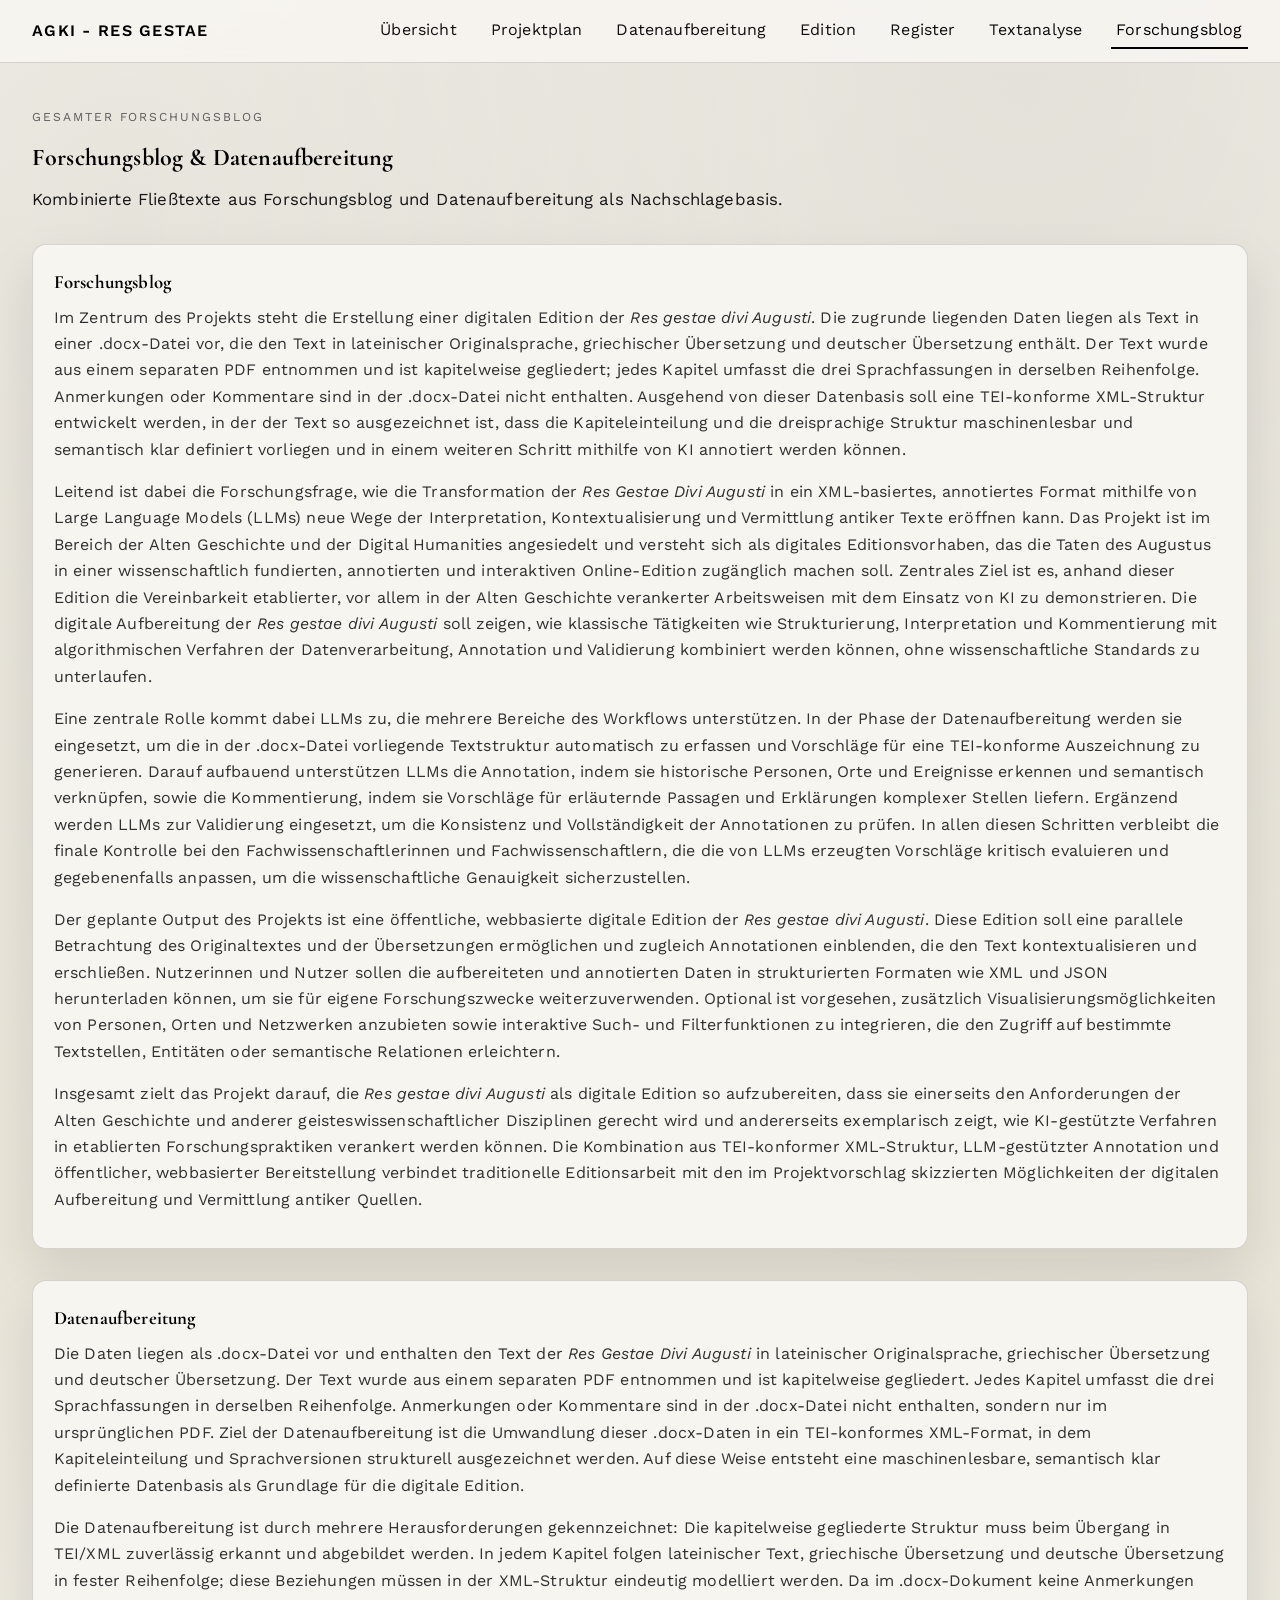
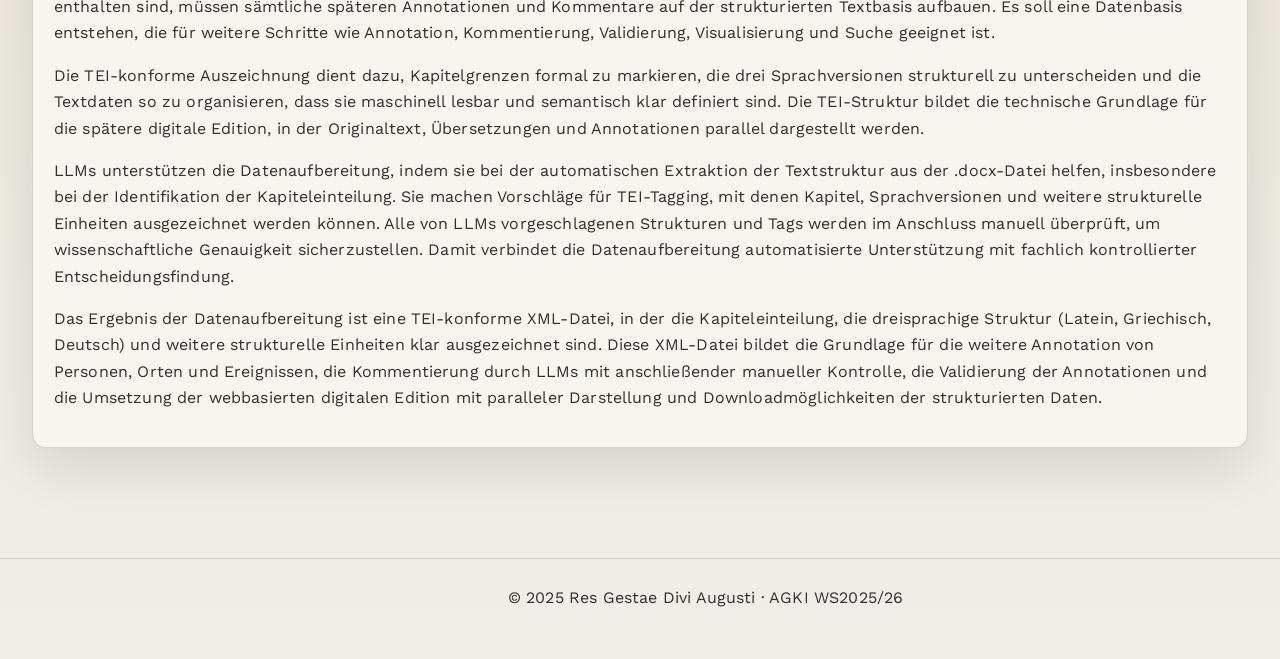
<file: gesamter-forschungsblog.html>
﻿<!doctype html>
<html lang="de">
<head>
  <meta charset="UTF-8">
  <meta name="viewport" content="width=device-width, initial-scale=1">
  <title>Gesamter Forschungsblog | Digitale Edition Res Gestae</title>
  <link rel="stylesheet" href="styles.css">
</head>
<body>
  <header class="site-header">
    <div class="brand">AGKI - RES GESTAE</div>
    <nav>
      <a href="index.html">Übersicht</a>
      <a href="projektplan.html">Projektplan</a>
      <a href="datenaufbereitung.html">Datenaufbereitung</a>
      <a href="edition.html">Edition</a>
      <a href="register.html">Register</a>
      <a href="textanalyse.html">Textanalyse</a>
      <a class="active" href="gesamter-forschungsblog.html">Forschungsblog</a>
    </nav>
  </header>

  <main class="page">
    <section class="page-title">
      <p class="eyebrow">Gesamter Forschungsblog</p>
      <h1>Forschungsblog & Datenaufbereitung</h1>
      <p class="lead">Kombinierte Fließtexte aus Forschungsblog und Datenaufbereitung als Nachschlagebasis.</p>
    </section>

    <section class="prose">
      <h3>Forschungsblog</h3>
      <p>Im Zentrum des Projekts steht die Erstellung einer digitalen Edition der <em>Res gestae divi Augusti</em>. Die zugrunde liegenden Daten liegen als Text in einer .docx-Datei vor, die den Text in lateinischer Originalsprache, griechischer Übersetzung und deutscher Übersetzung enthält. Der Text wurde aus einem separaten PDF entnommen und ist kapitelweise gegliedert; jedes Kapitel umfasst die drei Sprachfassungen in derselben Reihenfolge. Anmerkungen oder Kommentare sind in der .docx-Datei nicht enthalten. Ausgehend von dieser Datenbasis soll eine TEI-konforme XML-Struktur entwickelt werden, in der der Text so ausgezeichnet ist, dass die Kapiteleinteilung und die dreisprachige Struktur maschinenlesbar und semantisch klar definiert vorliegen und in einem weiteren Schritt mithilfe von KI annotiert werden können.</p>
      <p>Leitend ist dabei die Forschungsfrage, wie die Transformation der <em>Res Gestae Divi Augusti</em> in ein XML-basiertes, annotiertes Format mithilfe von Large Language Models (LLMs) neue Wege der Interpretation, Kontextualisierung und Vermittlung antiker Texte eröffnen kann. Das Projekt ist im Bereich der Alten Geschichte und der Digital Humanities angesiedelt und versteht sich als digitales Editionsvorhaben, das die Taten des Augustus in einer wissenschaftlich fundierten, annotierten und interaktiven Online-Edition zugänglich machen soll. Zentrales Ziel ist es, anhand dieser Edition die Vereinbarkeit etablierter, vor allem in der Alten Geschichte verankerter Arbeitsweisen mit dem Einsatz von KI zu demonstrieren. Die digitale Aufbereitung der <em>Res gestae divi Augusti</em> soll zeigen, wie klassische Tätigkeiten wie Strukturierung, Interpretation und Kommentierung mit algorithmischen Verfahren der Datenverarbeitung, Annotation und Validierung kombiniert werden können, ohne wissenschaftliche Standards zu unterlaufen.</p>
      <p>Eine zentrale Rolle kommt dabei LLMs zu, die mehrere Bereiche des Workflows unterstützen. In der Phase der Datenaufbereitung werden sie eingesetzt, um die in der .docx-Datei vorliegende Textstruktur automatisch zu erfassen und Vorschläge für eine TEI-konforme Auszeichnung zu generieren. Darauf aufbauend unterstützen LLMs die Annotation, indem sie historische Personen, Orte und Ereignisse erkennen und semantisch verknüpfen, sowie die Kommentierung, indem sie Vorschläge für erläuternde Passagen und Erklärungen komplexer Stellen liefern. Ergänzend werden LLMs zur Validierung eingesetzt, um die Konsistenz und Vollständigkeit der Annotationen zu prüfen. In allen diesen Schritten verbleibt die finale Kontrolle bei den Fachwissenschaftlerinnen und Fachwissenschaftlern, die die von LLMs erzeugten Vorschläge kritisch evaluieren und gegebenenfalls anpassen, um die wissenschaftliche Genauigkeit sicherzustellen.</p>
      <p>Der geplante Output des Projekts ist eine öffentliche, webbasierte digitale Edition der <em>Res gestae divi Augusti</em>. Diese Edition soll eine parallele Betrachtung des Originaltextes und der Übersetzungen ermöglichen und zugleich Annotationen einblenden, die den Text kontextualisieren und erschließen. Nutzerinnen und Nutzer sollen die aufbereiteten und annotierten Daten in strukturierten Formaten wie XML und JSON herunterladen können, um sie für eigene Forschungszwecke weiterzuverwenden. Optional ist vorgesehen, zusätzlich Visualisierungsmöglichkeiten von Personen, Orten und Netzwerken anzubieten sowie interaktive Such- und Filterfunktionen zu integrieren, die den Zugriff auf bestimmte Textstellen, Entitäten oder semantische Relationen erleichtern.</p>
      <p>Insgesamt zielt das Projekt darauf, die <em>Res gestae divi Augusti</em> als digitale Edition so aufzubereiten, dass sie einerseits den Anforderungen der Alten Geschichte und anderer geisteswissenschaftlicher Disziplinen gerecht wird und andererseits exemplarisch zeigt, wie KI-gestützte Verfahren in etablierten Forschungspraktiken verankert werden können. Die Kombination aus TEI-konformer XML-Struktur, LLM-gestützter Annotation und öffentlicher, webbasierter Bereitstellung verbindet traditionelle Editionsarbeit mit den im Projektvorschlag skizzierten Möglichkeiten der digitalen Aufbereitung und Vermittlung antiker Quellen.</p>
    </section>

    <section class="prose">
      <h3>Datenaufbereitung</h3>
      <p>Die Daten liegen als .docx-Datei vor und enthalten den Text der <em>Res Gestae Divi Augusti</em> in lateinischer Originalsprache, griechischer Übersetzung und deutscher Übersetzung. Der Text wurde aus einem separaten PDF entnommen und ist kapitelweise gegliedert. Jedes Kapitel umfasst die drei Sprachfassungen in derselben Reihenfolge. Anmerkungen oder Kommentare sind in der .docx-Datei nicht enthalten, sondern nur im ursprünglichen PDF. Ziel der Datenaufbereitung ist die Umwandlung dieser .docx-Daten in ein TEI-konformes XML-Format, in dem Kapiteleinteilung und Sprachversionen strukturell ausgezeichnet werden. Auf diese Weise entsteht eine maschinenlesbare, semantisch klar definierte Datenbasis als Grundlage für die digitale Edition.</p>
      <p>Die Datenaufbereitung ist durch mehrere Herausforderungen gekennzeichnet: Die kapitelweise gegliederte Struktur muss beim Übergang in TEI/XML zuverlässig erkannt und abgebildet werden. In jedem Kapitel folgen lateinischer Text, griechische Übersetzung und deutsche Übersetzung in fester Reihenfolge; diese Beziehungen müssen in der XML-Struktur eindeutig modelliert werden. Da im .docx-Dokument keine Anmerkungen enthalten sind, müssen sämtliche späteren Annotationen und Kommentare auf der strukturierten Textbasis aufbauen. Es soll eine Datenbasis entstehen, die für weitere Schritte wie Annotation, Kommentierung, Validierung, Visualisierung und Suche geeignet ist.</p>
      <p>Die TEI-konforme Auszeichnung dient dazu, Kapitelgrenzen formal zu markieren, die drei Sprachversionen strukturell zu unterscheiden und die Textdaten so zu organisieren, dass sie maschinell lesbar und semantisch klar definiert sind. Die TEI-Struktur bildet die technische Grundlage für die spätere digitale Edition, in der Originaltext, Übersetzungen und Annotationen parallel dargestellt werden.</p>
      <p>LLMs unterstützen die Datenaufbereitung, indem sie bei der automatischen Extraktion der Textstruktur aus der .docx-Datei helfen, insbesondere bei der Identifikation der Kapiteleinteilung. Sie machen Vorschläge für TEI-Tagging, mit denen Kapitel, Sprachversionen und weitere strukturelle Einheiten ausgezeichnet werden können. Alle von LLMs vorgeschlagenen Strukturen und Tags werden im Anschluss manuell überprüft, um wissenschaftliche Genauigkeit sicherzustellen. Damit verbindet die Datenaufbereitung automatisierte Unterstützung mit fachlich kontrollierter Entscheidungsfindung.</p>
      <p>Das Ergebnis der Datenaufbereitung ist eine TEI-konforme XML-Datei, in der die Kapiteleinteilung, die dreisprachige Struktur (Latein, Griechisch, Deutsch) und weitere strukturelle Einheiten klar ausgezeichnet sind. Diese XML-Datei bildet die Grundlage für die weitere Annotation von Personen, Orten und Ereignissen, die Kommentierung durch LLMs mit anschließender manueller Kontrolle, die Validierung der Annotationen und die Umsetzung der webbasierten digitalen Edition mit paralleler Darstellung und Downloadmöglichkeiten der strukturierten Daten.</p>
    </section>
  </main>

  <footer class="site-footer">
    <p>&copy; 2025 Res Gestae Divi Augusti · AGKI WS2025/26</p>
  </footer>
</body>
</html>
</file>
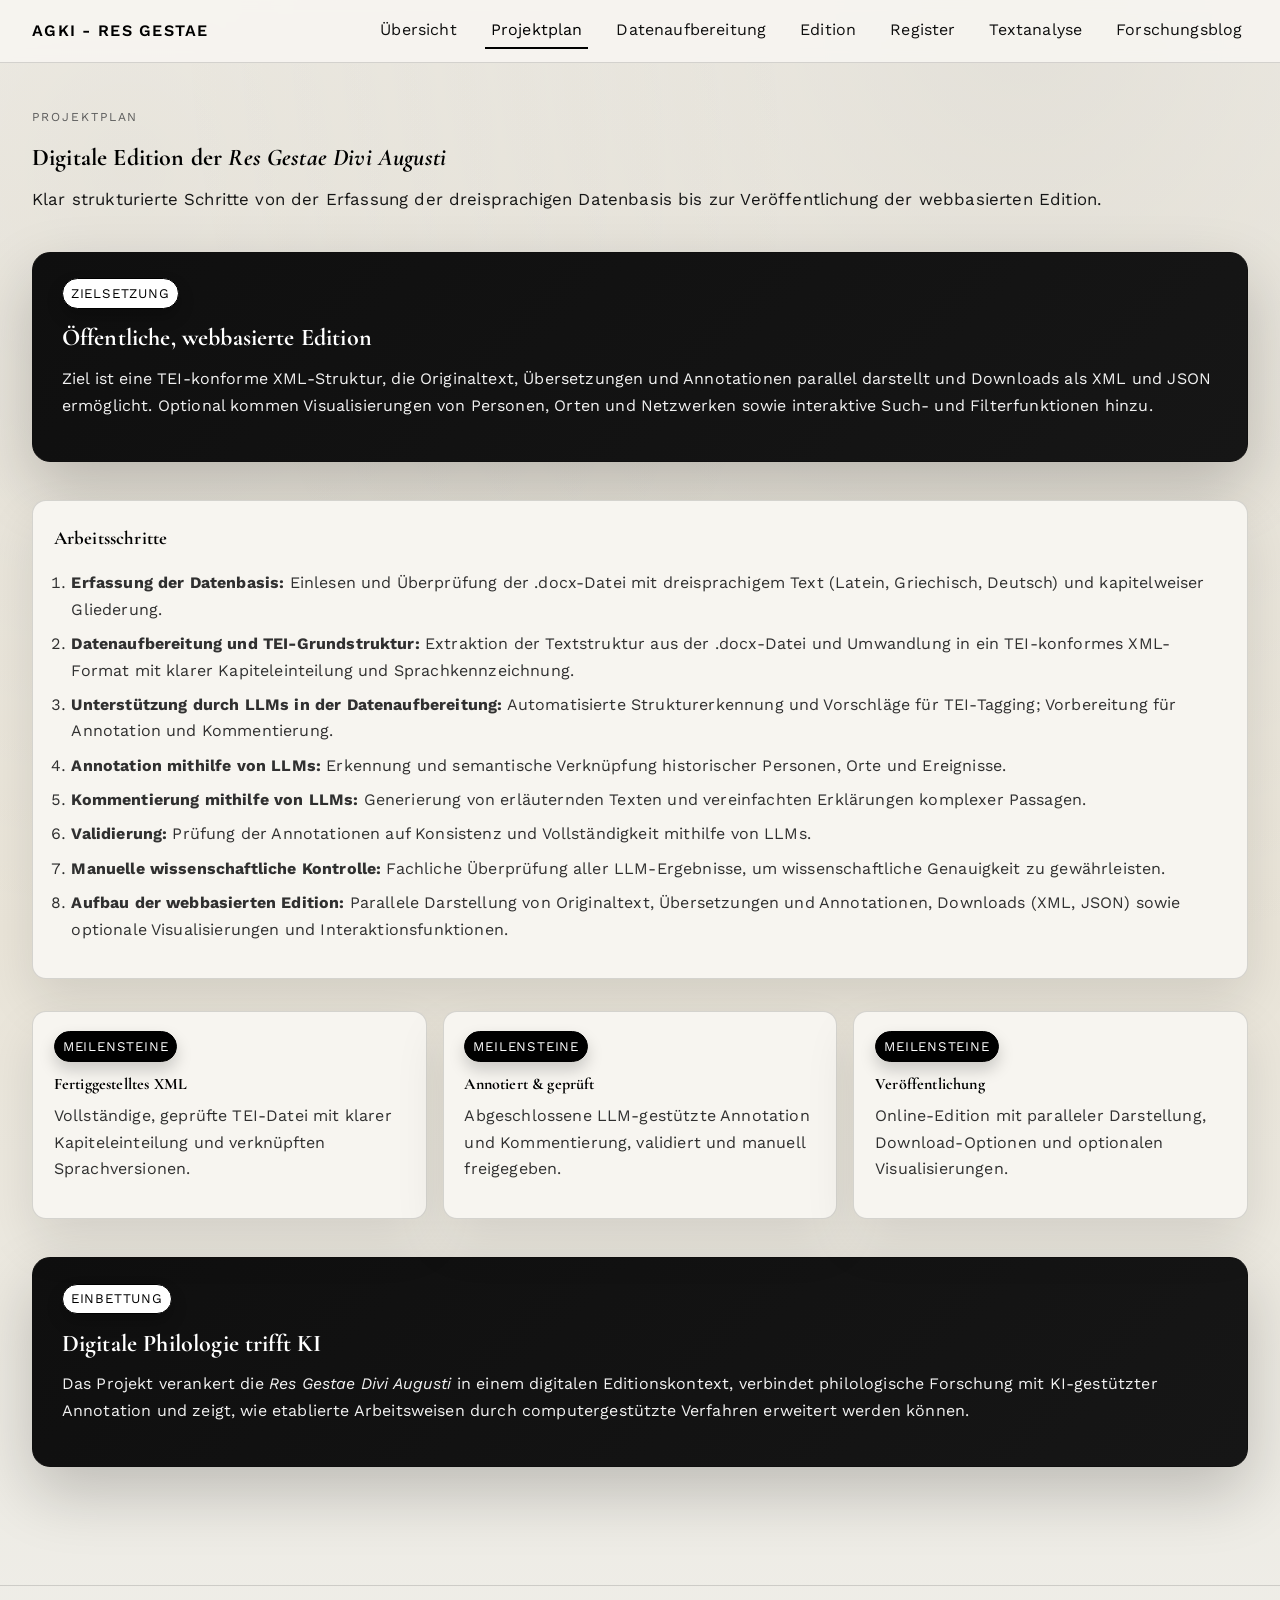
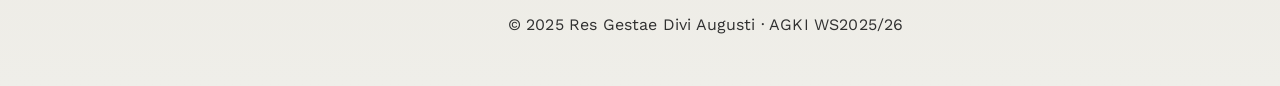
<file: projektplan.html>
﻿<!doctype html>
<html lang="de">
<head>
  <meta charset="UTF-8">
  <meta name="viewport" content="width=device-width, initial-scale=1">
  <title>Projektplan | Digitale Edition Res Gestae</title>
  <link rel="stylesheet" href="styles.css">
</head>
<body>
  <header class="site-header">
    <div class="brand">AGKI - RES GESTAE</div>
    <nav>
      <a href="index.html">Übersicht</a>
      <a class="active" href="projektplan.html">Projektplan</a>
      <a href="datenaufbereitung.html">Datenaufbereitung</a>
      <a href="edition.html">Edition</a>
      <a href="register.html">Register</a>
      <a href="textanalyse.html">Textanalyse</a>
      <a href="gesamter-forschungsblog.html">Forschungsblog</a>
    </nav>
  </header>

  <main class="page">
    <section class="page-title">
      <p class="eyebrow">Projektplan</p>
      <h1>Digitale Edition der <em>Res Gestae Divi Augusti</em></h1>
      <p class="lead">Klar strukturierte Schritte von der Erfassung der dreisprachigen Datenbasis bis zur Veröffentlichung der webbasierten Edition.</p>
    </section>

    <section class="panel">
      <div>
        <p class="label">Zielsetzung</p>
        <h2>Öffentliche, webbasierte Edition</h2>
        <p>Ziel ist eine TEI-konforme XML-Struktur, die Originaltext, Übersetzungen und Annotationen parallel darstellt und Downloads als XML und JSON ermöglicht. Optional kommen Visualisierungen von Personen, Orten und Netzwerken sowie interaktive Such- und Filterfunktionen hinzu.</p>
      </div>
    </section>

    <section class="prose">
      <h3>Arbeitsschritte</h3>
      <ol>
        <li><strong>Erfassung der Datenbasis:</strong> Einlesen und Überprüfung der .docx-Datei mit dreisprachigem Text (Latein, Griechisch, Deutsch) und kapitelweiser Gliederung.</li>
        <li><strong>Datenaufbereitung und TEI-Grundstruktur:</strong> Extraktion der Textstruktur aus der .docx-Datei und Umwandlung in ein TEI-konformes XML-Format mit klarer Kapiteleinteilung und Sprachkennzeichnung.</li>
        <li><strong>Unterstützung durch LLMs in der Datenaufbereitung:</strong> Automatisierte Strukturerkennung und Vorschläge für TEI-Tagging; Vorbereitung für Annotation und Kommentierung.</li>
        <li><strong>Annotation mithilfe von LLMs:</strong> Erkennung und semantische Verknüpfung historischer Personen, Orte und Ereignisse.</li>
        <li><strong>Kommentierung mithilfe von LLMs:</strong> Generierung von erläuternden Texten und vereinfachten Erklärungen komplexer Passagen.</li>
        <li><strong>Validierung:</strong> Prüfung der Annotationen auf Konsistenz und Vollständigkeit mithilfe von LLMs.</li>
        <li><strong>Manuelle wissenschaftliche Kontrolle:</strong> Fachliche Überprüfung aller LLM-Ergebnisse, um wissenschaftliche Genauigkeit zu gewährleisten.</li>
        <li><strong>Aufbau der webbasierten Edition:</strong> Parallele Darstellung von Originaltext, Übersetzungen und Annotationen, Downloads (XML, JSON) sowie optionale Visualisierungen und Interaktionsfunktionen.</li>
      </ol>
    </section>

    <section class="grid two">
      <article class="card">
        <p class="label">Meilensteine</p>
        <h4>Fertiggestelltes XML</h4>
        <p>Vollständige, geprüfte TEI-Datei mit klarer Kapiteleinteilung und verknüpften Sprachversionen.</p>
      </article>
      <article class="card">
        <p class="label">Meilensteine</p>
        <h4>Annotiert & geprüft</h4>
        <p>Abgeschlossene LLM-gestützte Annotation und Kommentierung, validiert und manuell freigegeben.</p>
      </article>
      <article class="card">
        <p class="label">Meilensteine</p>
        <h4>Veröffentlichung</h4>
        <p>Online-Edition mit paralleler Darstellung, Download-Optionen und optionalen Visualisierungen.</p>
      </article>
    </section>

    <section class="panel">
      <div>
        <p class="label">Einbettung</p>
        <h2>Digitale Philologie trifft KI</h2>
        <p>Das Projekt verankert die <em>Res Gestae Divi Augusti</em> in einem digitalen Editionskontext, verbindet philologische Forschung mit KI-gestützter Annotation und zeigt, wie etablierte Arbeitsweisen durch computergestützte Verfahren erweitert werden können.</p>
      </div>
    </section>
  </main>

  <footer class="site-footer">
    <p>&copy; 2025 Res Gestae Divi Augusti · AGKI WS2025/26</p>
  </footer>
</body>
</html>
</file>
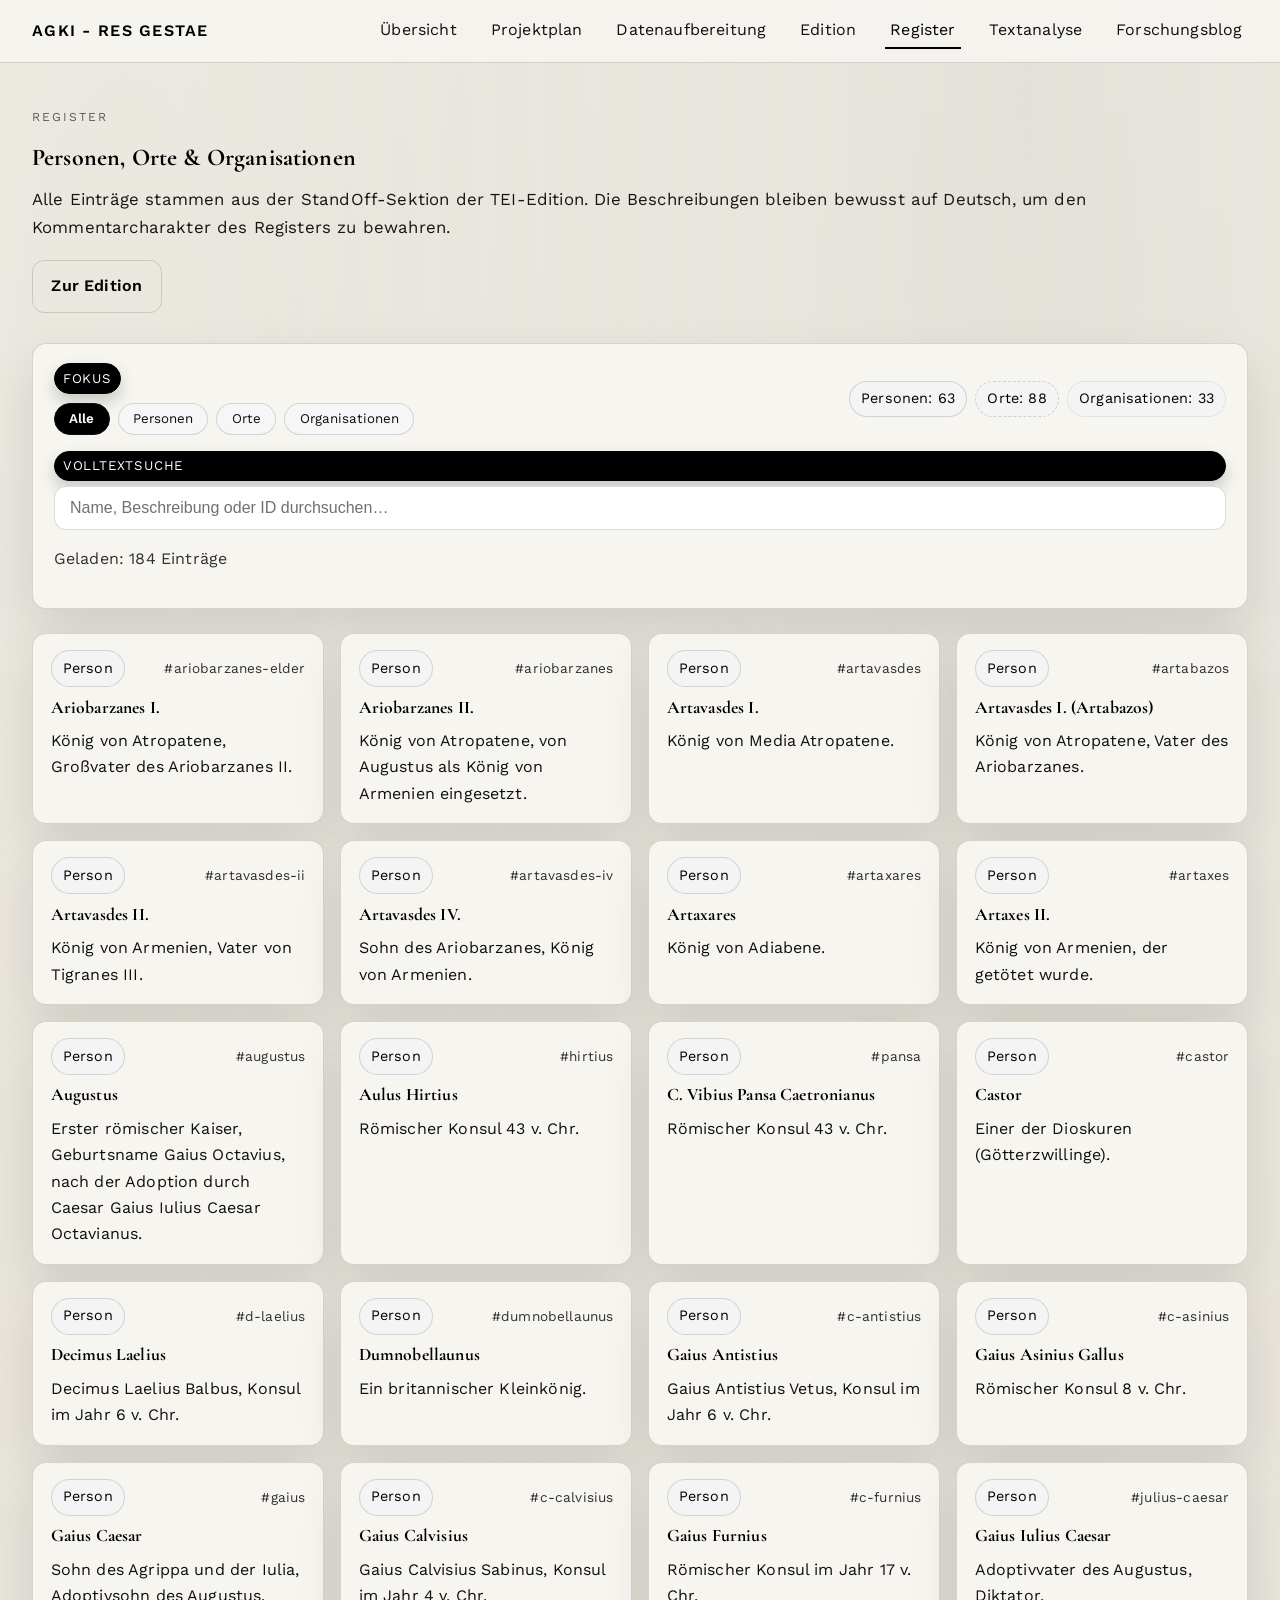
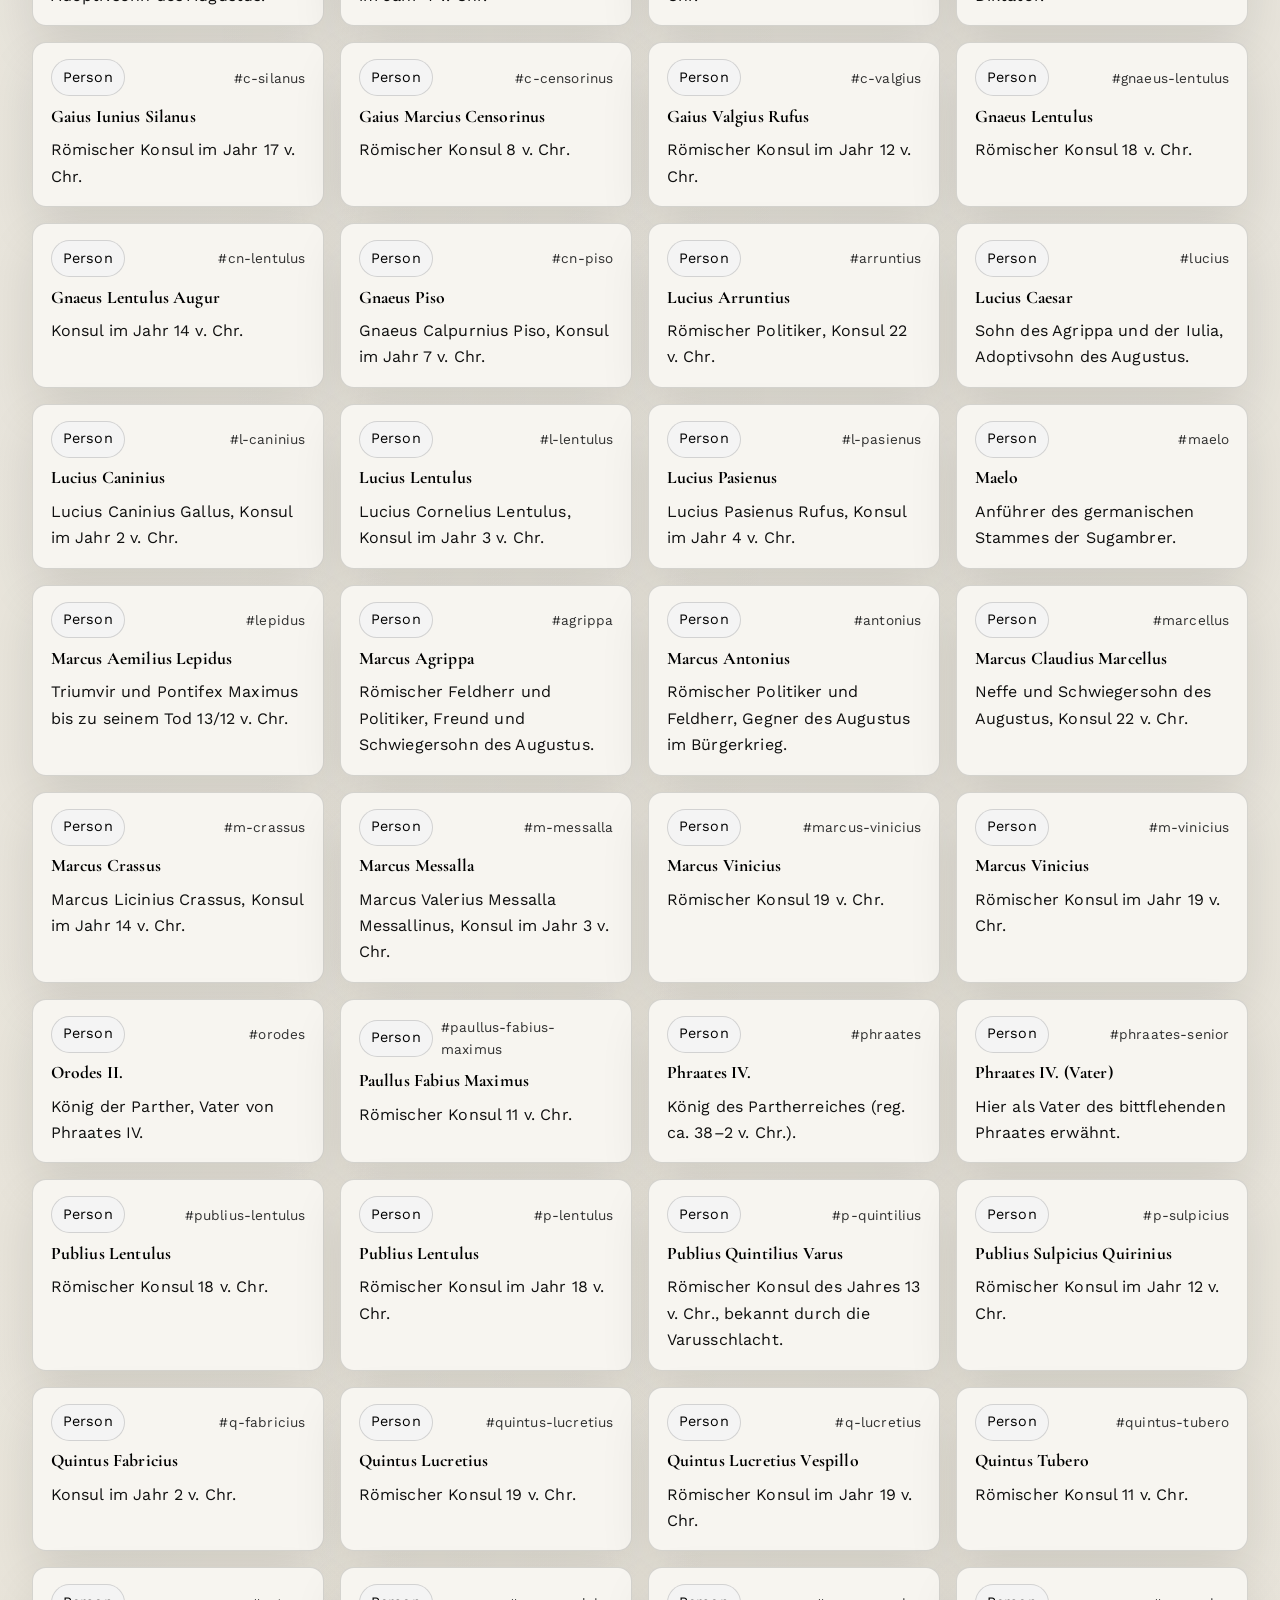
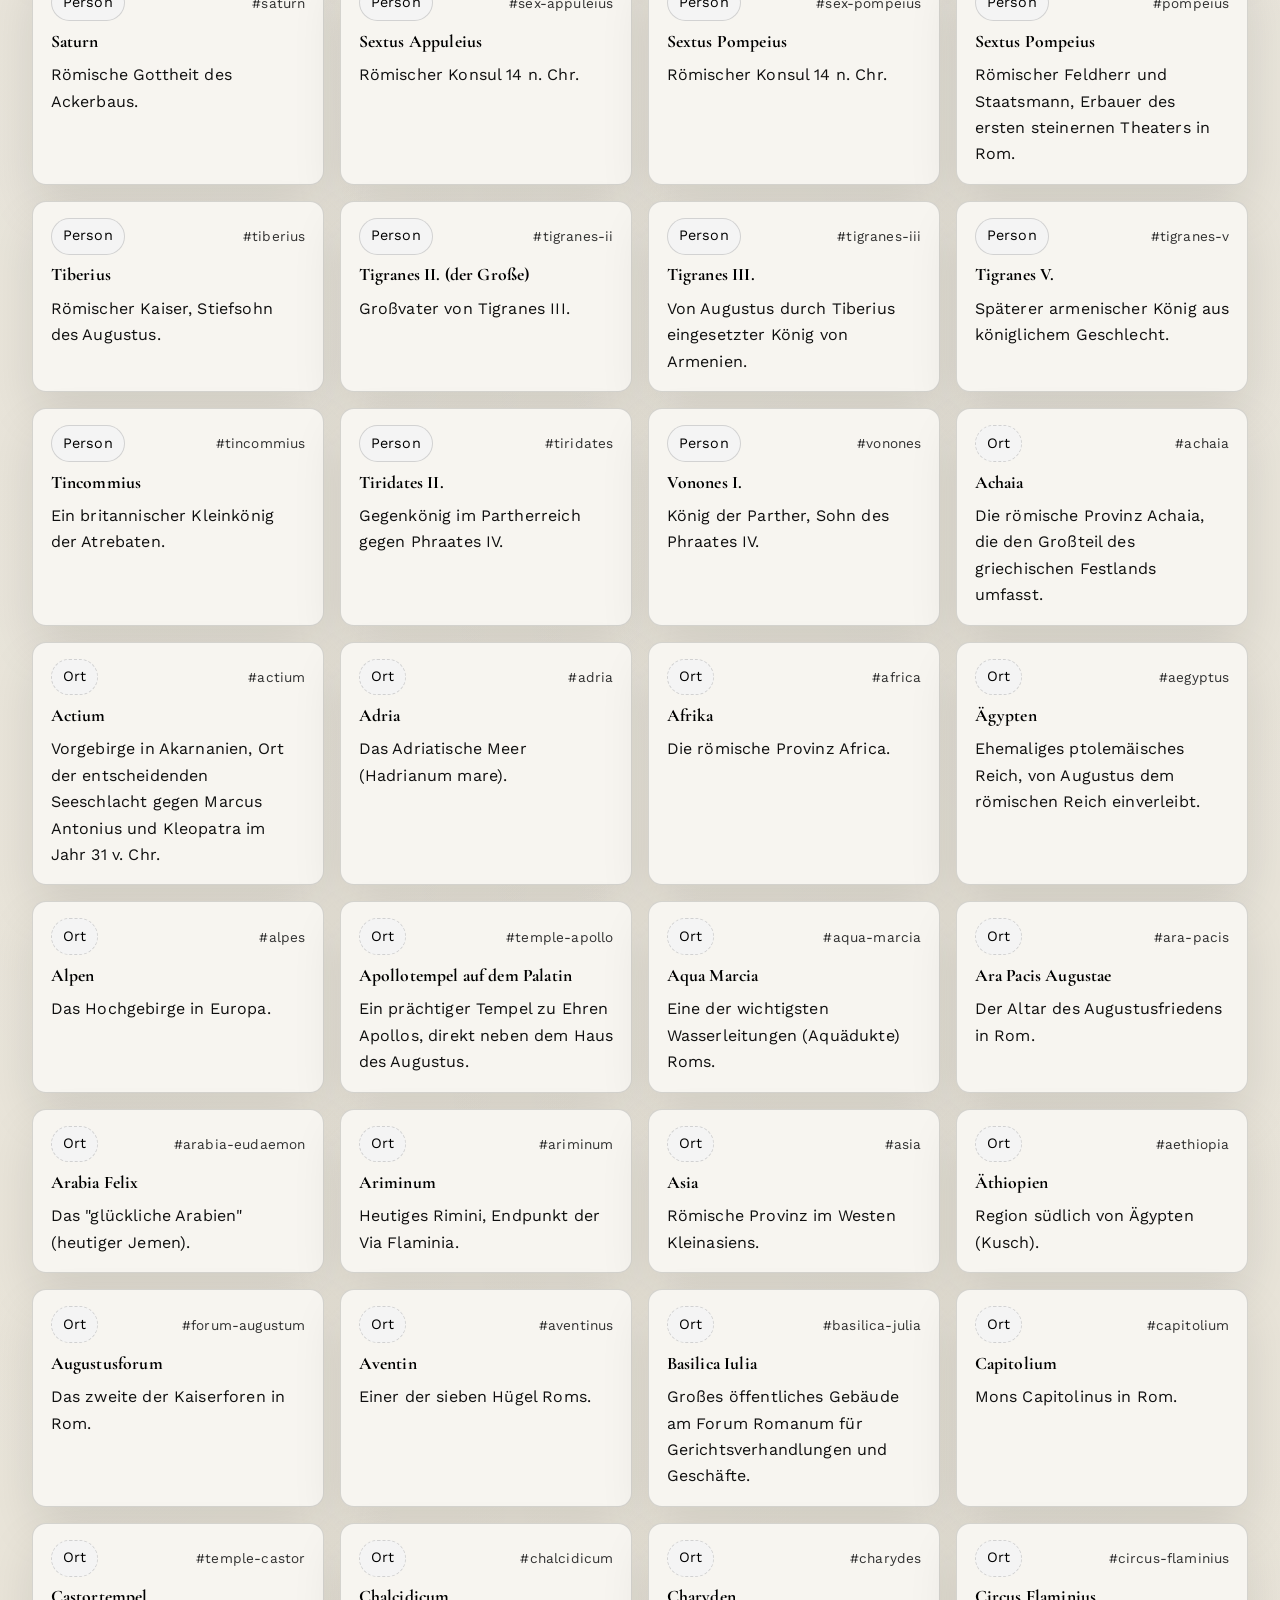
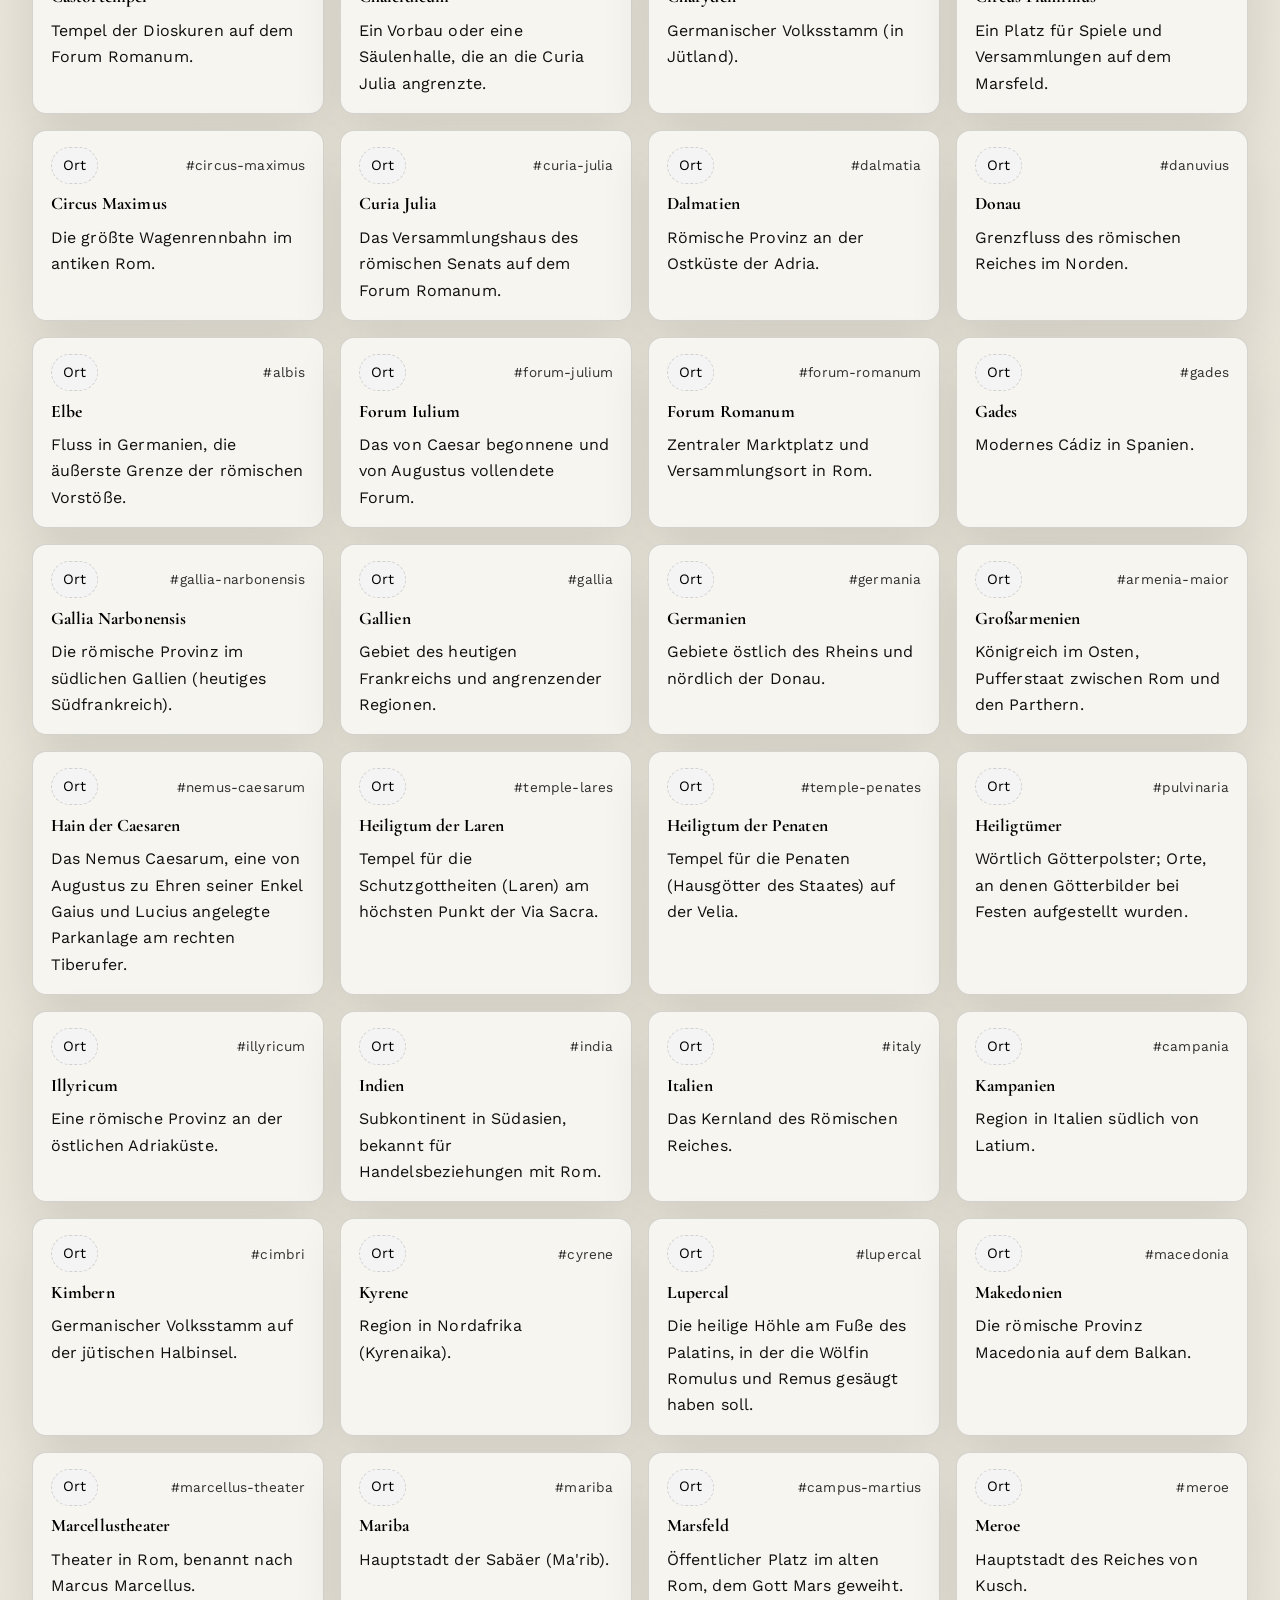
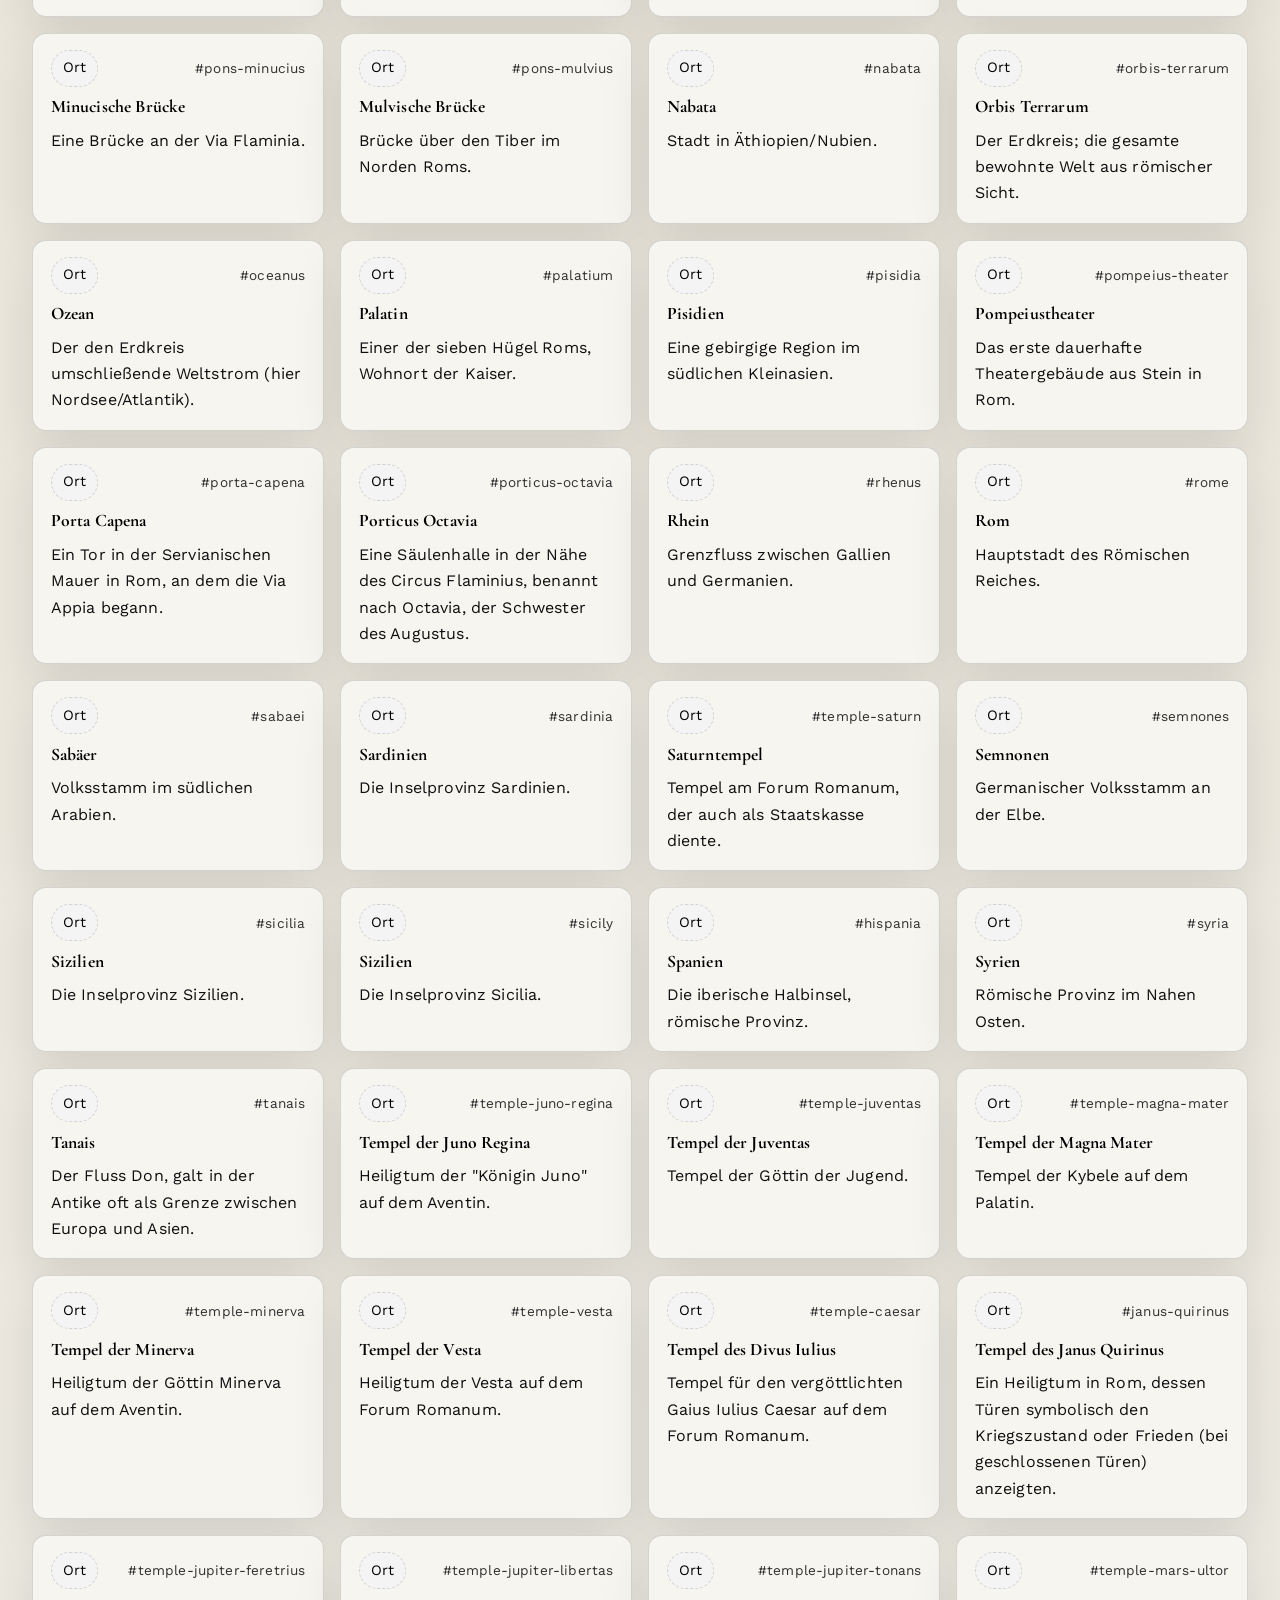
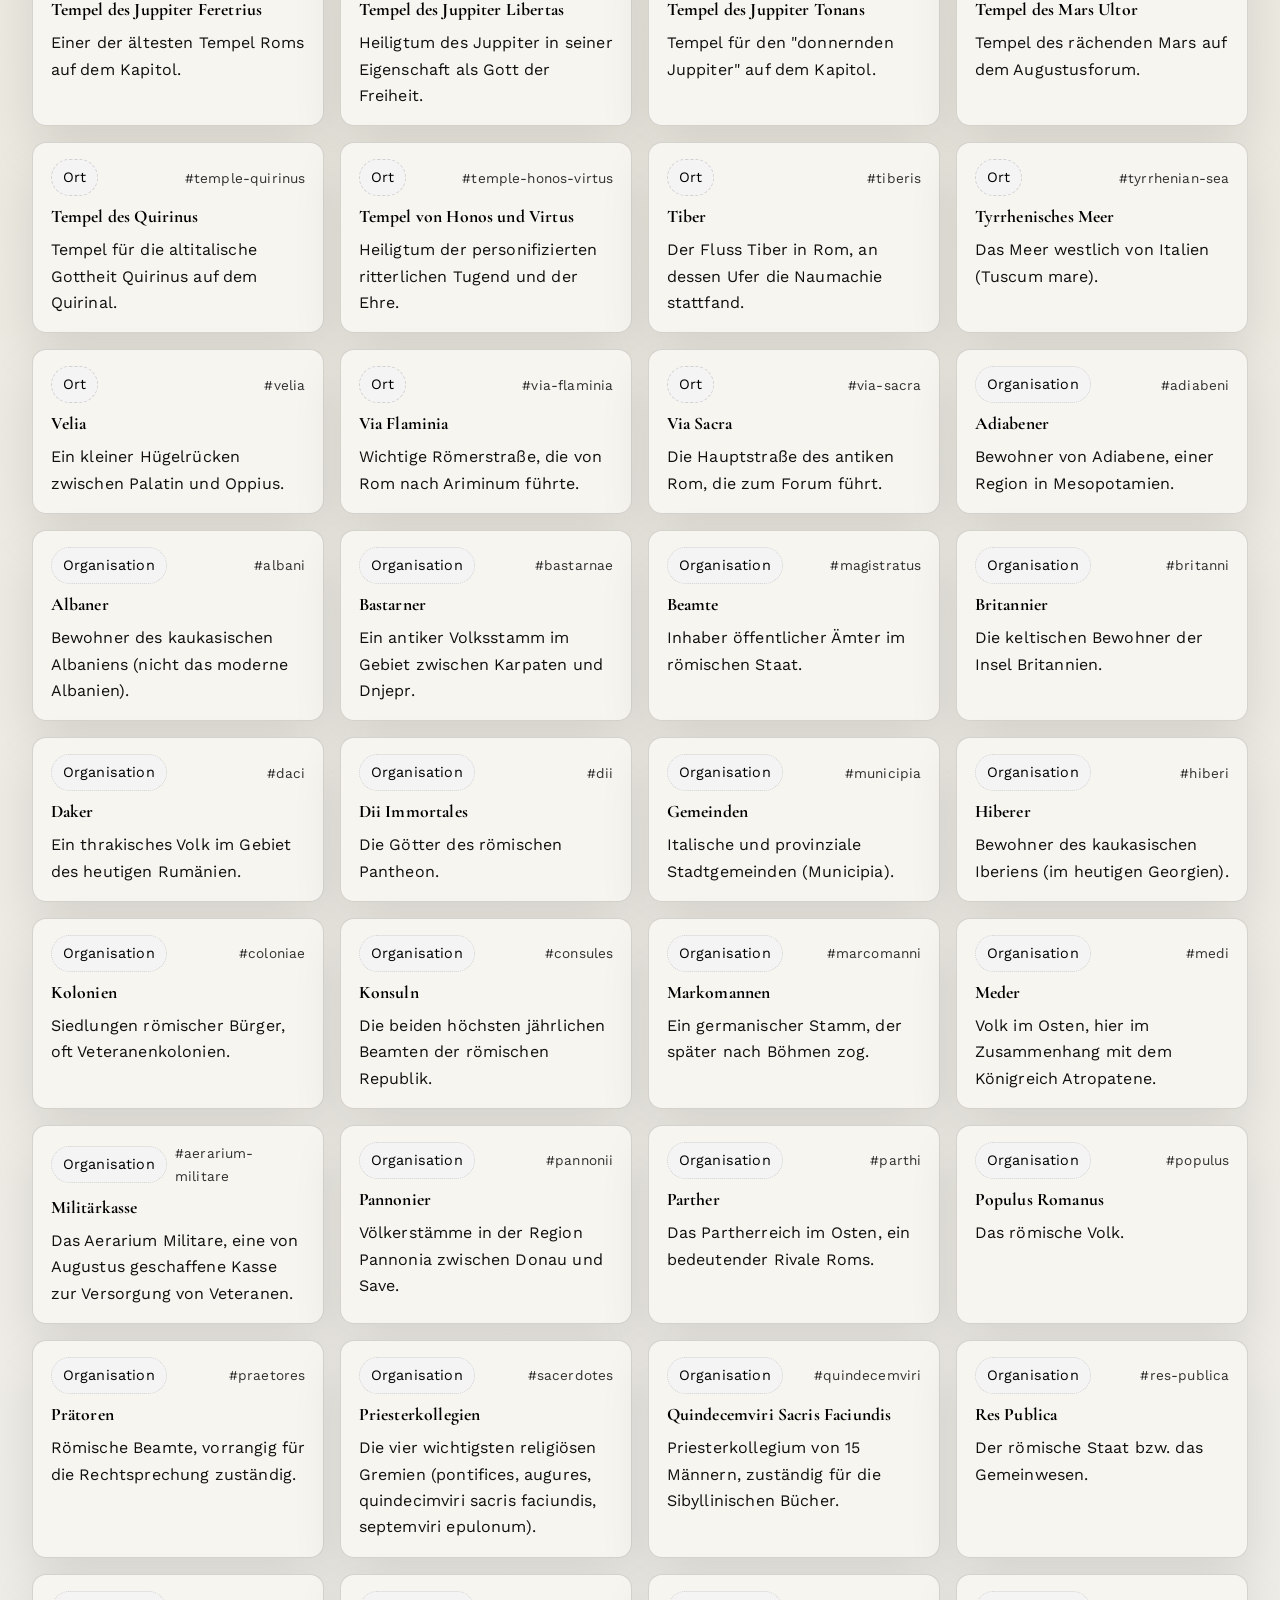
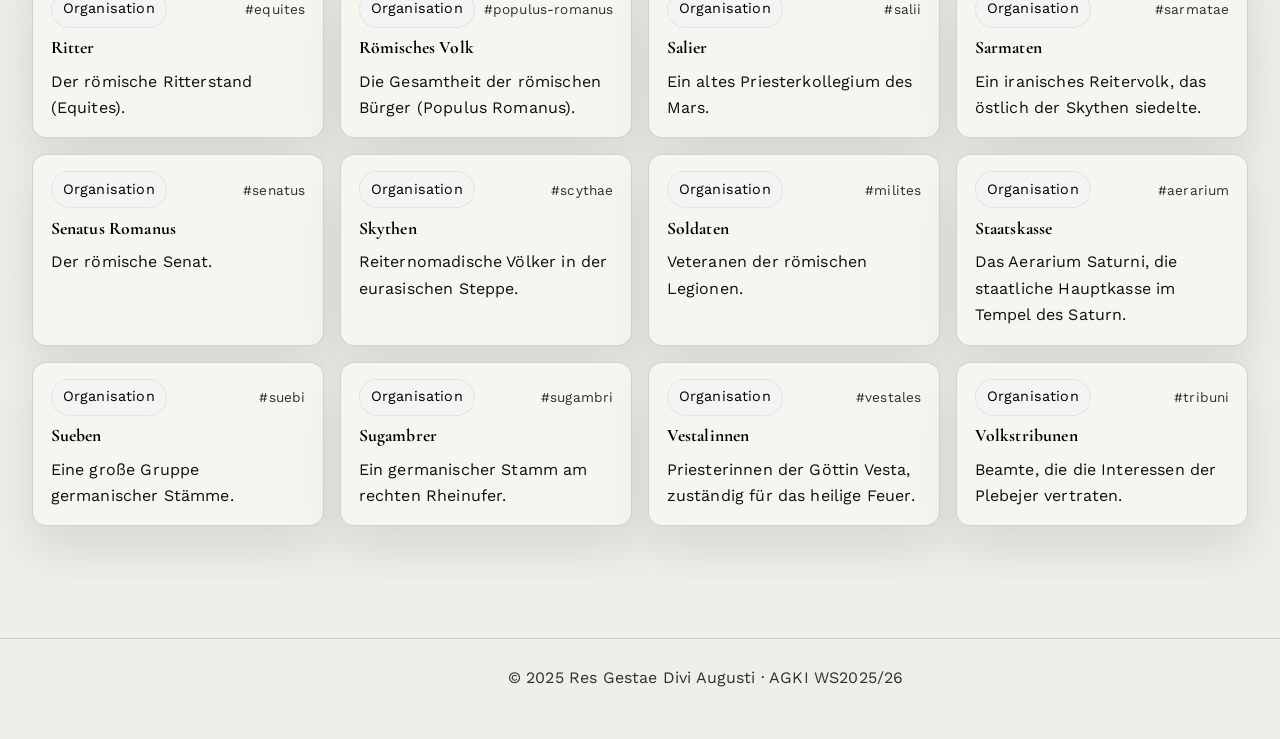
<file: register.html>
<!doctype html>
<html lang="de">
<head>
  <meta charset="UTF-8">
  <meta name="viewport" content="width=device-width, initial-scale=1">
  <title>Register | Digitale Edition Res Gestae</title>
  <link rel="stylesheet" href="styles.css">
</head>
<body>
  <header class="site-header">
    <div class="brand">AGKI - RES GESTAE</div>
    <nav>
      <a href="index.html">Übersicht</a>
      <a href="projektplan.html">Projektplan</a>
      <a href="datenaufbereitung.html">Datenaufbereitung</a>
      <a href="edition.html">Edition</a>
      <a class="active" href="register.html">Register</a>
      <a href="textanalyse.html">Textanalyse</a>
      <a href="gesamter-forschungsblog.html">Forschungsblog</a>
    </nav>
  </header>

  <main class="page">
    <section class="page-title">
      <p class="eyebrow">Register</p>
      <h1>Personen, Orte &amp; Organisationen</h1>
      <p class="lead">Alle Einträge stammen aus der StandOff-Sektion der TEI-Edition. Die Beschreibungen bleiben bewusst auf Deutsch, um den Kommentarcharakter des Registers zu bewahren.</p>
      <div class="actions">
        <a class="button ghost" href="edition.html">Zur Edition</a>
      </div>
    </section>

    <section class="card registry-controls">
      <div class="registry-meta">
        <div>
          <p class="label">Fokus</p>
          <div class="filter-buttons">
            <button class="pill-button active" data-filter="all">Alle</button>
            <button class="pill-button" data-filter="person">Personen</button>
            <button class="pill-button" data-filter="place">Orte</button>
            <button class="pill-button" data-filter="org">Organisationen</button>
          </div>
        </div>
        <div class="registry-counts" id="registry-counts">
          <span class="pill pill-person">Personen: –</span>
          <span class="pill pill-place">Orte: –</span>
          <span class="pill pill-org">Organisationen: –</span>
        </div>
      </div>
      <div class="registry-search">
        <label for="registry-search" class="label">Volltextsuche</label>
        <input id="registry-search" class="registry-input" type="search" placeholder="Name, Beschreibung oder ID durchsuchen…">
      </div>
      <p id="registry-status" class="muted">Lade Register…</p>
    </section>

    <section>
      <div id="registry-list" class="registry-list">
        <p class="muted">Das Register wird geladen…</p>
      </div>
    </section>
  </main>

  <footer class="site-footer">
    <p>&copy; 2025 Res Gestae Divi Augusti · AGKI WS2025/26</p>
  </footer>

  <script>
    (() => {
      const NS = "http://www.tei-c.org/ns/1.0";
      const TYPE_CONFIG = {
        person: { label: "Person", listTag: "listPerson", itemTag: "person", nameTag: "persName" },
        place: { label: "Ort", listTag: "listPlace", itemTag: "place", nameTag: "placeName" },
        org:    { label: "Organisation", listTag: "listOrg", itemTag: "org", nameTag: "orgName" }
      };

      const state = { data: [], activeType: "all" };
      const listEl = document.getElementById("registry-list");
      const statusEl = document.getElementById("registry-status");
      const countsEl = document.getElementById("registry-counts");
      const searchInput = document.getElementById("registry-search");
      const filterButtons = Array.from(document.querySelectorAll("[data-filter]"));

      const escapeHtml = (str = "") =>
        str
          .replace(/&/g, "&amp;")
          .replace(/</g, "&lt;")
          .replace(/>/g, "&gt;")
          .replace(/\"/g, "&quot;");

      const updateCounts = () => {
        const totals = { person: 0, place: 0, org: 0 };
        state.data.forEach((entry) => { totals[entry.type] += 1; });
        countsEl.innerHTML = `
          <span class="pill pill-person">Personen: ${totals.person}</span>
          <span class="pill pill-place">Orte: ${totals.place}</span>
          <span class="pill pill-org">Organisationen: ${totals.org}</span>
        `;
      };

      const render = () => {
        const term = searchInput.value.trim().toLowerCase();
        const typeOrder = { person: 0, place: 1, org: 2 };

        const filtered = state.data
          .filter((entry) => state.activeType === "all" || entry.type === state.activeType)
          .filter((entry) => !term || entry.search.includes(term))
          .sort((a, b) => {
            const typeDiff = typeOrder[a.type] - typeOrder[b.type];
            return typeDiff !== 0 ? typeDiff : a.name.localeCompare(b.name, "de", { sensitivity: "base" });
          });

        if (!filtered.length) {
          listEl.innerHTML = `<p class="muted">Keine Einträge für diese Auswahl gefunden.</p>`;
          return;
        }

        const cards = filtered.map((entry) => `
          <article class="registry-card">
            <div class="registry-card__meta">
              <span class="pill pill-${entry.type}">${TYPE_CONFIG[entry.type].label}</span>
              <span class="registry-id">#${escapeHtml(entry.id || "–")}</span>
            </div>
            <h3>${escapeHtml(entry.name || "Ohne Namen")}</h3>
            <p>${escapeHtml(entry.desc || "Keine deutsche Beschreibung hinterlegt.")}</p>
          </article>
        `).join("");

        listEl.innerHTML = cards;
      };

      const parseEntries = (doc, typeKey) => {
        const cfg = TYPE_CONFIG[typeKey];
        const list = doc.getElementsByTagNameNS(NS, cfg.listTag)[0];
        if (!list) return [];

        return Array.from(list.getElementsByTagNameNS(NS, cfg.itemTag)).map((node) => {
          const id = node.getAttribute("xml:id") || "";
          const nameEl = node.getElementsByTagNameNS(NS, cfg.nameTag)[0];
          const noteEls = Array.from(node.getElementsByTagNameNS(NS, "note"));
          const note = noteEls.find((n) => (n.getAttribute("type") || "").toLowerCase() === "desc") || noteEls[0];
          const name = (nameEl && nameEl.textContent ? nameEl.textContent : "").trim() || "Ohne Namen";
          const desc = (note && note.textContent ? note.textContent : "").trim();
          const search = (name + " " + desc + " " + id).toLowerCase();
          return { type: typeKey, id, name, desc, search };
        });
      };

      const setActiveFilter = (type) => {
        state.activeType = type;
        filterButtons.forEach((btn) => btn.classList.toggle("active", btn.dataset.filter === type));
        render();
      };

      const loadRegistry = async () => {
        statusEl.textContent = "Lade TEI-Register…";
        try {
          const res = await fetch("Vault/03_data/Res_Gestae_Divi_Augusti.xml");
          if (!res.ok) throw new Error(`HTTP ${res.status}`);

          const xmlText = await res.text();
          const doc = new DOMParser().parseFromString(xmlText, "text/xml");

          if (doc.getElementsByTagName("parsererror").length) {
            throw new Error("Parserfehler in der TEI-Datei");
          }

          const combined = ["person", "place", "org"].flatMap((key) => parseEntries(doc, key));
          state.data = combined;
          updateCounts();
          statusEl.textContent = `Geladen: ${combined.length} Einträge`;
          render();
        } catch (err) {
          console.error(err);
          statusEl.textContent = "Fehler beim Laden des Registers. Bitte TEI prüfen.";
          listEl.innerHTML = '<p class="muted">Konnte TEI nicht laden.</p>';
        }
      };

      searchInput.addEventListener("input", render);
      filterButtons.forEach((btn) => {
        btn.addEventListener("click", () => setActiveFilter(btn.dataset.filter));
      });

      loadRegistry();
    })();
  </script>
</body>
</html>
</file>
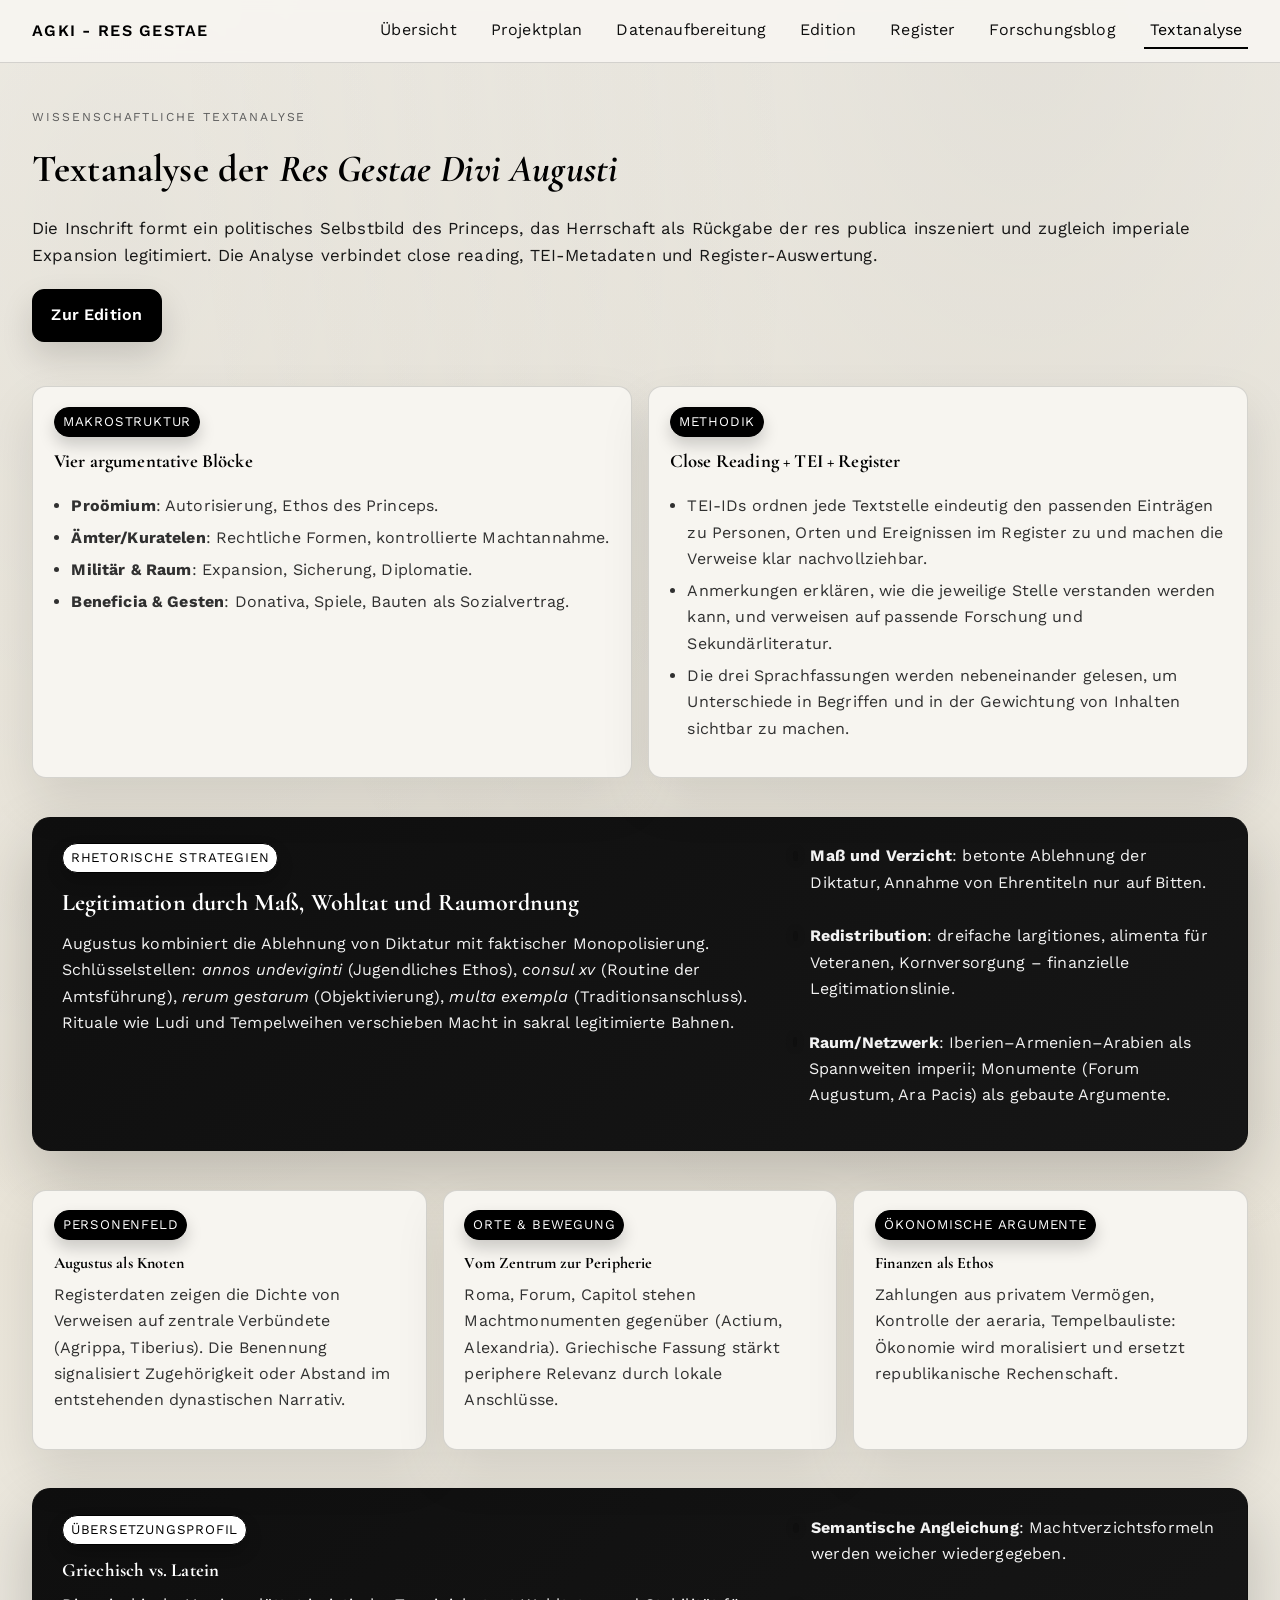
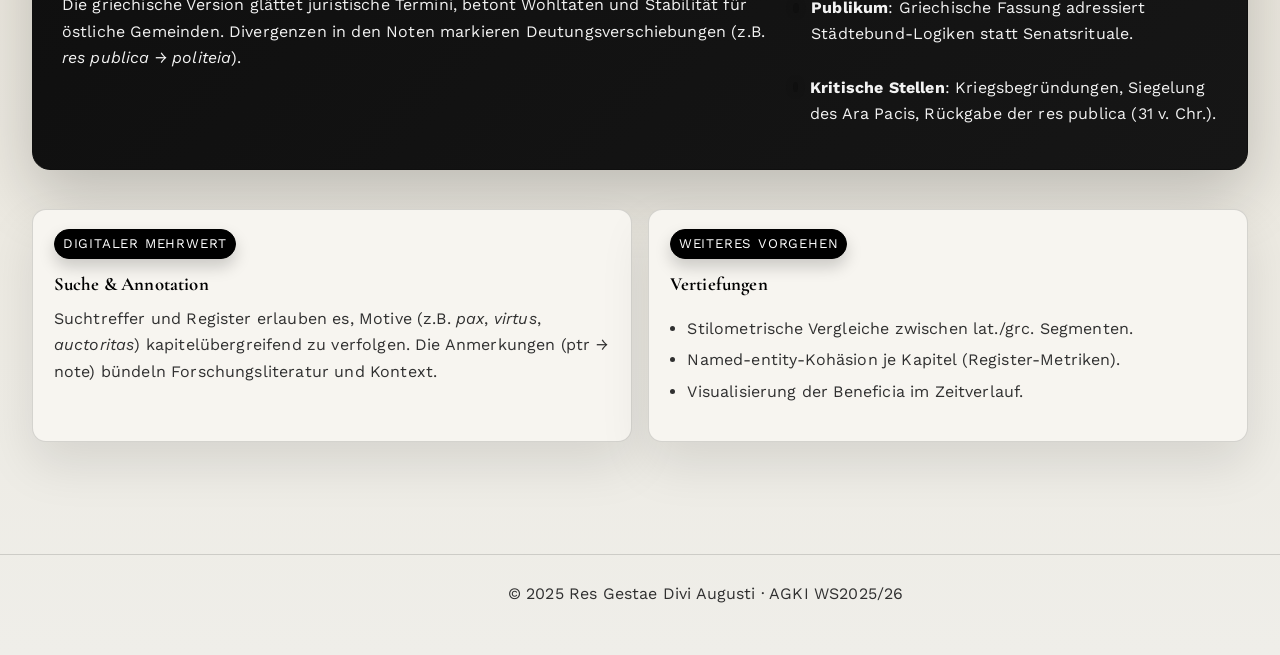
<file: textanalyse.html>
<!doctype html>
<html lang="de">
<head>
  <meta charset="UTF-8">
  <meta name="viewport" content="width=device-width, initial-scale=1">
  <title>Textanalyse | Digitale Edition Res Gestae</title>
  <link rel="stylesheet" href="styles.css">
</head>
<body>
  <header class="site-header">
    <div class="brand">AGKI - RES GESTAE</div>
    <nav>
      <a href="index.html">Übersicht</a>
      <a href="projektplan.html">Projektplan</a>
      <a href="datenaufbereitung.html">Datenaufbereitung</a>
      <a href="edition.html">Edition</a>
      <a href="register.html">Register</a>
      <a href="gesamter-forschungsblog.html">Forschungsblog</a>
      <a class="active" href="textanalyse.html">Textanalyse</a>
    </nav>
  </header>

  <main class="page">
    <section class="hero single">
      <div class="hero-copy">
        <p class="eyebrow">Wissenschaftliche Textanalyse</p>
        <h1>Textanalyse der <em>Res Gestae Divi Augusti</em></h1>
        <p class="lead">Die Inschrift formt ein politisches Selbstbild des Princeps, das Herrschaft als Rückgabe der res publica inszeniert und zugleich imperiale Expansion legitimiert. Die Analyse verbindet close reading, TEI-Metadaten und Register-Auswertung.</p>
        <div class="actions">
        <a class="button" href="edition.html">Zur Edition</a>
      </div>
      </div>
    </section>

    <section class="grid two">
      <article class="card">
        <p class="label">Makrostruktur</p>
        <h3>Vier argumentative Blöcke</h3>
        <ul>
          <li><strong>Proömium</strong>: Autorisierung, Ethos des Princeps.</li>
          <li><strong>Ämter/Kuratelen</strong>: Rechtliche Formen, kontrollierte Machtannahme.</li>
          <li><strong>Militär & Raum</strong>: Expansion, Sicherung, Diplomatie.</li>
          <li><strong>Beneficia & Gesten</strong>: Donativa, Spiele, Bauten als Sozialvertrag.</li>
        </ul>
      </article>
      <article class="card">
        <p class="label">Methodik</p>
        <h3>Close Reading + TEI + Register</h3>
        <ul>
          <li>TEI-IDs ordnen jede Textstelle eindeutig den passenden Einträgen zu Personen, Orten und Ereignissen im Register zu und machen die Verweise klar nachvollziehbar.</li>
          <li>Anmerkungen erklären, wie die jeweilige Stelle verstanden werden kann, und verweisen auf passende Forschung und Sekundärliteratur.</li>
          <li>Die drei Sprachfassungen werden nebeneinander gelesen, um Unterschiede in Begriffen und in der Gewichtung von Inhalten sichtbar zu machen.</li>
        </ul>
      </article>
    </section>

    <section class="panel">
      <div>
        <p class="label">Rhetorische Strategien</p>
        <h2>Legitimation durch Maß, Wohltat und Raumordnung</h2>
        <p>Augustus kombiniert die Ablehnung von Diktatur mit faktischer Monopolisierung. Schlüsselstellen: <em>annos undeviginti</em> (Jugendliches Ethos), <em>consul xv</em> (Routine der Amtsführung), <em>rerum gestarum</em> (Objektivierung), <em>multa exempla</em> (Traditionsanschluss). Rituale wie Ludi und Tempelweihen verschieben Macht in sakral legitimierte Bahnen.</p>
      </div>
      <div class="list">
        <div><span class="dot"></span><p><strong>Maß und Verzicht</strong>: betonte Ablehnung der Diktatur, Annahme von Ehrentiteln nur auf Bitten.</p></div>
        <div><span class="dot"></span><p><strong>Redistribution</strong>: dreifache largitiones, alimenta für Veteranen, Kornversorgung – finanzielle Legitimationslinie.</p></div>
        <div><span class="dot"></span><p><strong>Raum/Netzwerk</strong>: Iberien–Armenien–Arabien als Spannweiten imperii; Monumente (Forum Augustum, Ara Pacis) als gebaute Argumente.</p></div>
      </div>
    </section>

    <section class="grid three">
      <article class="card">
        <p class="label">Personenfeld</p>
        <h4>Augustus als Knoten</h4>
        <p>Registerdaten zeigen die Dichte von Verweisen auf zentrale Verbündete (Agrippa, Tiberius). Die Benennung signalisiert Zugehörigkeit oder Abstand im entstehenden dynastischen Narrativ.</p>
      </article>
      <article class="card">
        <p class="label">Orte & Bewegung</p>
        <h4>Vom Zentrum zur Peripherie</h4>
        <p>Roma, Forum, Capitol stehen Machtmonumenten gegenüber (Actium, Alexandria). Griechische Fassung stärkt periphere Relevanz durch lokale Anschlüsse.</p>
      </article>
      <article class="card">
        <p class="label">Ökonomische Argumente</p>
        <h4>Finanzen als Ethos</h4>
        <p>Zahlungen aus privatem Vermögen, Kontrolle der aeraria, Tempelbauliste: Ökonomie wird moralisiert und ersetzt republikanische Rechenschaft.</p>
      </article>
    </section>

    <section class="panel">
      <div>
        <p class="label">Übersetzungsprofil</p>
        <h3>Griechisch vs. Latein</h3>
        <p>Die griechische Version glättet juristische Termini, betont Wohltaten und Stabilität für östliche Gemeinden. Divergenzen in den Noten markieren Deutungsverschiebungen (z.B. <em>res publica</em> → <em>politeia</em>).</p>
      </div>
      <div class="list">
        <div><span class="dot"></span><p><strong>Semantische Angleichung</strong>: Machtverzichtsformeln werden weicher wiedergegeben.</p></div>
        <div><span class="dot"></span><p><strong>Publikum</strong>: Griechische Fassung adressiert Städtebund-Logiken statt Senatsrituale.</p></div>
        <div><span class="dot"></span><p><strong>Kritische Stellen</strong>: Kriegsbegründungen, Siegelung des Ara Pacis, Rückgabe der res publica (31 v. Chr.).</p></div>
      </div>
    </section>

    <section class="grid two">
      <article class="card">
        <p class="label">Digitaler Mehrwert</p>
        <h3>Suche & Annotation</h3>
        <p>Suchtreffer und Register erlauben es, Motive (z.B. <em>pax</em>, <em>virtus</em>, <em>auctoritas</em>) kapitelübergreifend zu verfolgen. Die Anmerkungen (ptr → note) bündeln Forschungsliteratur und Kontext.</p>
      </article>
      <article class="card">
        <p class="label">Weiteres Vorgehen</p>
        <h3>Vertiefungen</h3>
        <ul>
          <li>Stilometrische Vergleiche zwischen lat./grc. Segmenten.</li>
          <li>Named-entity-Kohäsion je Kapitel (Register-Metriken).</li>
          <li>Visualisierung der Beneficia im Zeitverlauf.</li>
        </ul>
      </article>
    </section>
  </main>

  <footer class="site-footer">
    <p>&copy; 2025 Res Gestae Divi Augusti · AGKI WS2025/26</p>
  </footer>
</body>
</html>
</file>
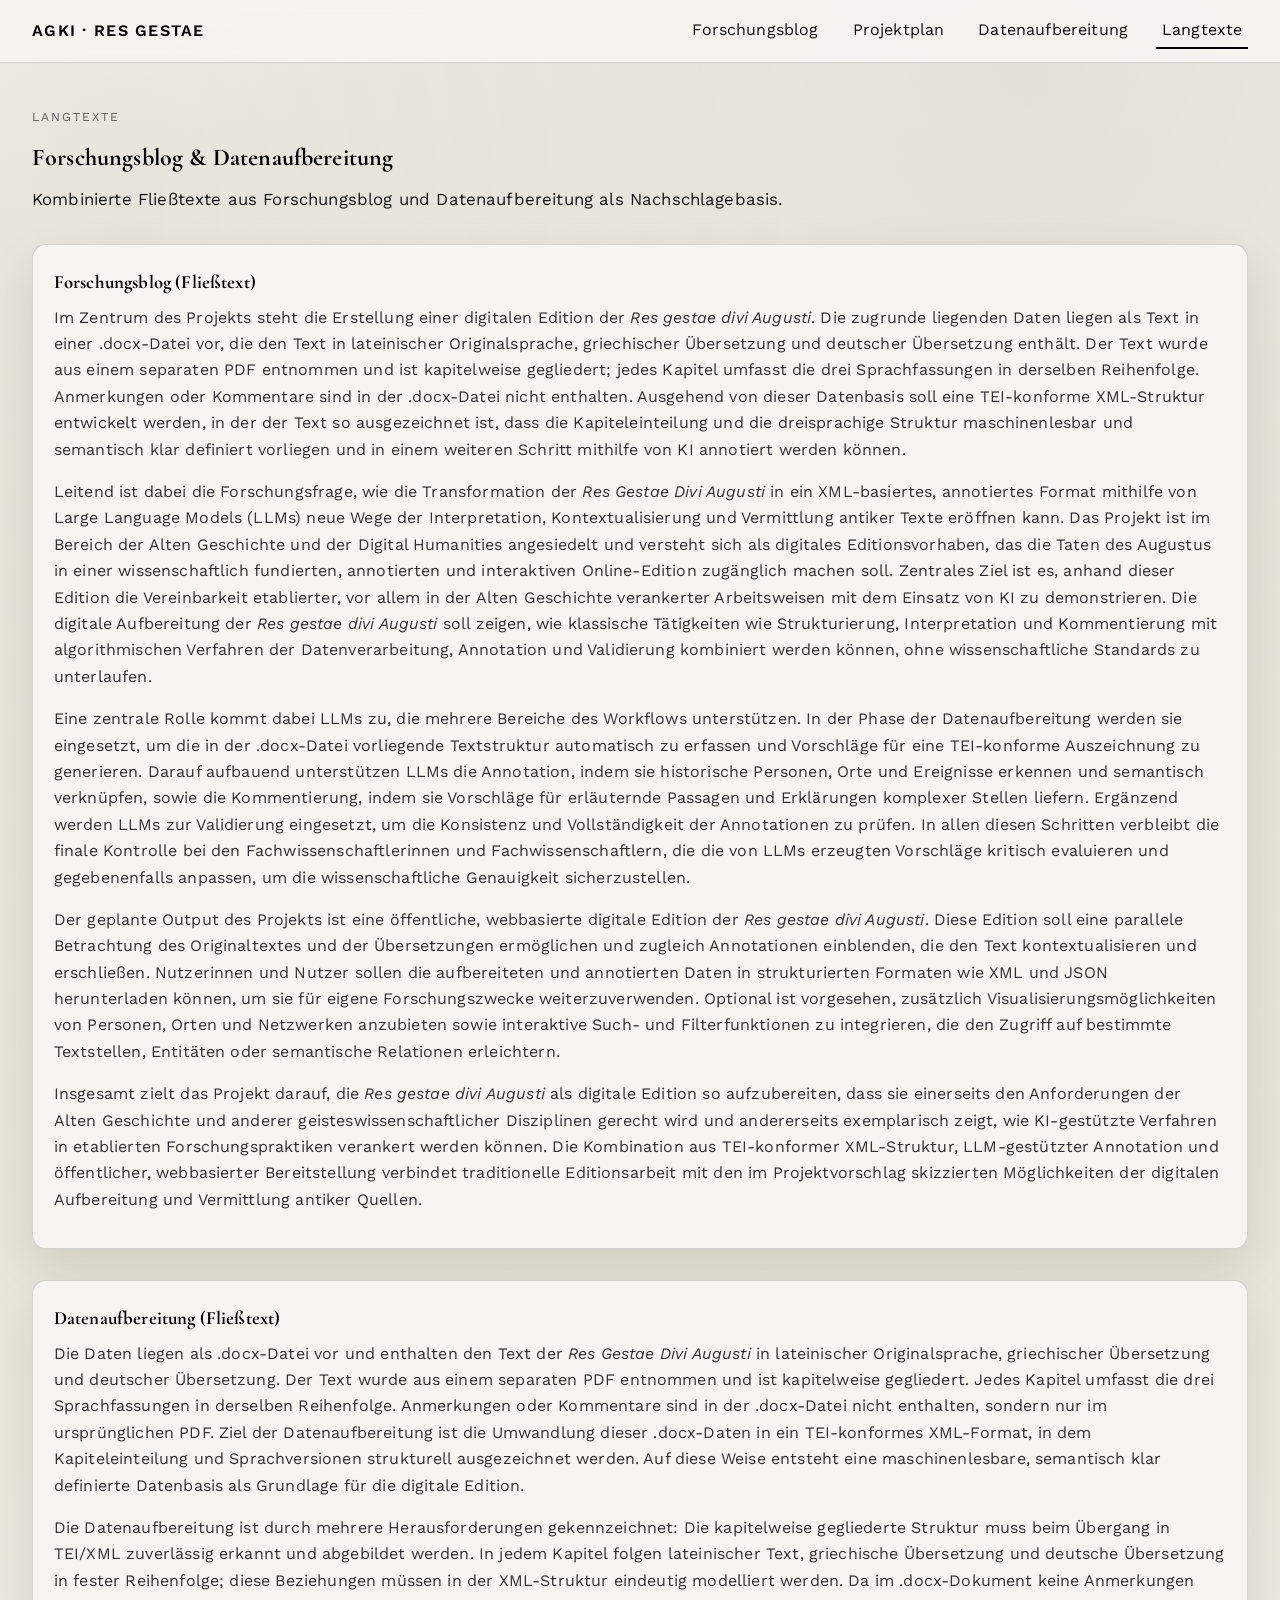
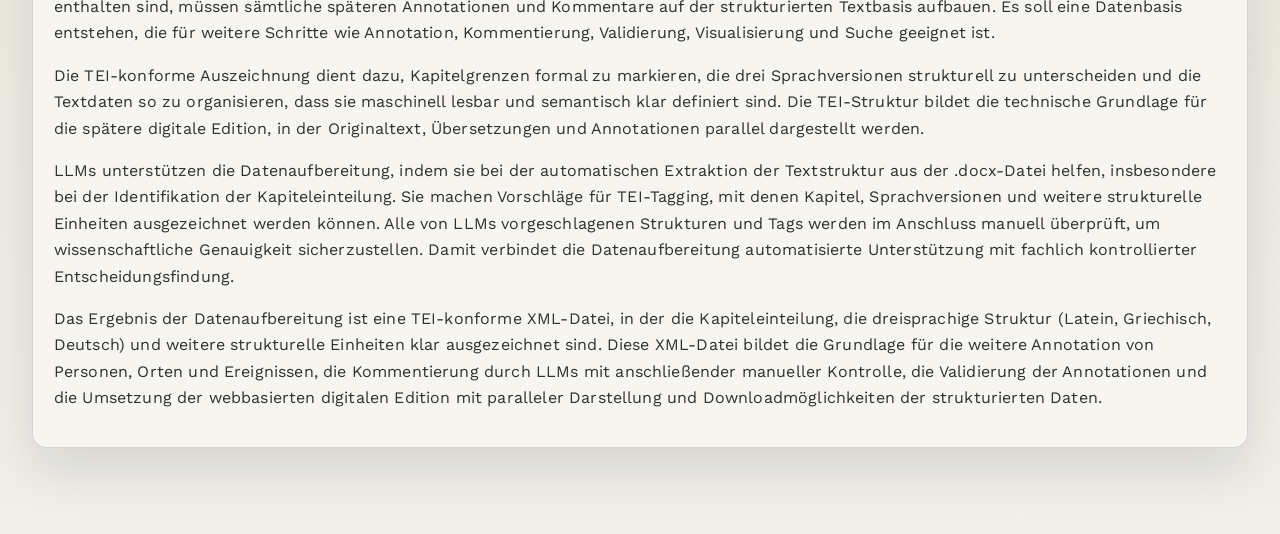
<file: texte.html>
﻿<!doctype html>
<html lang="de">
<head>
  <meta charset="UTF-8">
  <meta name="viewport" content="width=device-width, initial-scale=1">
  <title>Langtexte | Digitale Edition Res Gestae</title>
  <link rel="stylesheet" href="styles.css">
</head>
<body>
  <header class="site-header">
    <div class="brand">AGKI · Res Gestae</div>
    <nav>
      <a href="index.html">Forschungsblog</a>
      <a href="projektplan.html">Projektplan</a>
      <a href="datenaufbereitung.html">Datenaufbereitung</a>
      <a class="active" href="texte.html">Langtexte</a>
    </nav>
  </header>

  <main class="page">
    <section class="page-title">
      <p class="eyebrow">Langtexte</p>
      <h1>Forschungsblog & Datenaufbereitung</h1>
      <p class="lead">Kombinierte Fließtexte aus Forschungsblog und Datenaufbereitung als Nachschlagebasis.</p>
    </section>

    <section class="prose">
      <h3>Forschungsblog (Fließtext)</h3>
      <p>Im Zentrum des Projekts steht die Erstellung einer digitalen Edition der <em>Res gestae divi Augusti</em>. Die zugrunde liegenden Daten liegen als Text in einer .docx-Datei vor, die den Text in lateinischer Originalsprache, griechischer Übersetzung und deutscher Übersetzung enthält. Der Text wurde aus einem separaten PDF entnommen und ist kapitelweise gegliedert; jedes Kapitel umfasst die drei Sprachfassungen in derselben Reihenfolge. Anmerkungen oder Kommentare sind in der .docx-Datei nicht enthalten. Ausgehend von dieser Datenbasis soll eine TEI-konforme XML-Struktur entwickelt werden, in der der Text so ausgezeichnet ist, dass die Kapiteleinteilung und die dreisprachige Struktur maschinenlesbar und semantisch klar definiert vorliegen und in einem weiteren Schritt mithilfe von KI annotiert werden können.</p>
      <p>Leitend ist dabei die Forschungsfrage, wie die Transformation der <em>Res Gestae Divi Augusti</em> in ein XML-basiertes, annotiertes Format mithilfe von Large Language Models (LLMs) neue Wege der Interpretation, Kontextualisierung und Vermittlung antiker Texte eröffnen kann. Das Projekt ist im Bereich der Alten Geschichte und der Digital Humanities angesiedelt und versteht sich als digitales Editionsvorhaben, das die Taten des Augustus in einer wissenschaftlich fundierten, annotierten und interaktiven Online-Edition zugänglich machen soll. Zentrales Ziel ist es, anhand dieser Edition die Vereinbarkeit etablierter, vor allem in der Alten Geschichte verankerter Arbeitsweisen mit dem Einsatz von KI zu demonstrieren. Die digitale Aufbereitung der <em>Res gestae divi Augusti</em> soll zeigen, wie klassische Tätigkeiten wie Strukturierung, Interpretation und Kommentierung mit algorithmischen Verfahren der Datenverarbeitung, Annotation und Validierung kombiniert werden können, ohne wissenschaftliche Standards zu unterlaufen.</p>
      <p>Eine zentrale Rolle kommt dabei LLMs zu, die mehrere Bereiche des Workflows unterstützen. In der Phase der Datenaufbereitung werden sie eingesetzt, um die in der .docx-Datei vorliegende Textstruktur automatisch zu erfassen und Vorschläge für eine TEI-konforme Auszeichnung zu generieren. Darauf aufbauend unterstützen LLMs die Annotation, indem sie historische Personen, Orte und Ereignisse erkennen und semantisch verknüpfen, sowie die Kommentierung, indem sie Vorschläge für erläuternde Passagen und Erklärungen komplexer Stellen liefern. Ergänzend werden LLMs zur Validierung eingesetzt, um die Konsistenz und Vollständigkeit der Annotationen zu prüfen. In allen diesen Schritten verbleibt die finale Kontrolle bei den Fachwissenschaftlerinnen und Fachwissenschaftlern, die die von LLMs erzeugten Vorschläge kritisch evaluieren und gegebenenfalls anpassen, um die wissenschaftliche Genauigkeit sicherzustellen.</p>
      <p>Der geplante Output des Projekts ist eine öffentliche, webbasierte digitale Edition der <em>Res gestae divi Augusti</em>. Diese Edition soll eine parallele Betrachtung des Originaltextes und der Übersetzungen ermöglichen und zugleich Annotationen einblenden, die den Text kontextualisieren und erschließen. Nutzerinnen und Nutzer sollen die aufbereiteten und annotierten Daten in strukturierten Formaten wie XML und JSON herunterladen können, um sie für eigene Forschungszwecke weiterzuverwenden. Optional ist vorgesehen, zusätzlich Visualisierungsmöglichkeiten von Personen, Orten und Netzwerken anzubieten sowie interaktive Such- und Filterfunktionen zu integrieren, die den Zugriff auf bestimmte Textstellen, Entitäten oder semantische Relationen erleichtern.</p>
      <p>Insgesamt zielt das Projekt darauf, die <em>Res gestae divi Augusti</em> als digitale Edition so aufzubereiten, dass sie einerseits den Anforderungen der Alten Geschichte und anderer geisteswissenschaftlicher Disziplinen gerecht wird und andererseits exemplarisch zeigt, wie KI-gestützte Verfahren in etablierten Forschungspraktiken verankert werden können. Die Kombination aus TEI-konformer XML-Struktur, LLM-gestützter Annotation und öffentlicher, webbasierter Bereitstellung verbindet traditionelle Editionsarbeit mit den im Projektvorschlag skizzierten Möglichkeiten der digitalen Aufbereitung und Vermittlung antiker Quellen.</p>
    </section>

    <section class="prose">
      <h3>Datenaufbereitung (Fließtext)</h3>
      <p>Die Daten liegen als .docx-Datei vor und enthalten den Text der <em>Res Gestae Divi Augusti</em> in lateinischer Originalsprache, griechischer Übersetzung und deutscher Übersetzung. Der Text wurde aus einem separaten PDF entnommen und ist kapitelweise gegliedert. Jedes Kapitel umfasst die drei Sprachfassungen in derselben Reihenfolge. Anmerkungen oder Kommentare sind in der .docx-Datei nicht enthalten, sondern nur im ursprünglichen PDF. Ziel der Datenaufbereitung ist die Umwandlung dieser .docx-Daten in ein TEI-konformes XML-Format, in dem Kapiteleinteilung und Sprachversionen strukturell ausgezeichnet werden. Auf diese Weise entsteht eine maschinenlesbare, semantisch klar definierte Datenbasis als Grundlage für die digitale Edition.</p>
      <p>Die Datenaufbereitung ist durch mehrere Herausforderungen gekennzeichnet: Die kapitelweise gegliederte Struktur muss beim Übergang in TEI/XML zuverlässig erkannt und abgebildet werden. In jedem Kapitel folgen lateinischer Text, griechische Übersetzung und deutsche Übersetzung in fester Reihenfolge; diese Beziehungen müssen in der XML-Struktur eindeutig modelliert werden. Da im .docx-Dokument keine Anmerkungen enthalten sind, müssen sämtliche späteren Annotationen und Kommentare auf der strukturierten Textbasis aufbauen. Es soll eine Datenbasis entstehen, die für weitere Schritte wie Annotation, Kommentierung, Validierung, Visualisierung und Suche geeignet ist.</p>
      <p>Die TEI-konforme Auszeichnung dient dazu, Kapitelgrenzen formal zu markieren, die drei Sprachversionen strukturell zu unterscheiden und die Textdaten so zu organisieren, dass sie maschinell lesbar und semantisch klar definiert sind. Die TEI-Struktur bildet die technische Grundlage für die spätere digitale Edition, in der Originaltext, Übersetzungen und Annotationen parallel dargestellt werden.</p>
      <p>LLMs unterstützen die Datenaufbereitung, indem sie bei der automatischen Extraktion der Textstruktur aus der .docx-Datei helfen, insbesondere bei der Identifikation der Kapiteleinteilung. Sie machen Vorschläge für TEI-Tagging, mit denen Kapitel, Sprachversionen und weitere strukturelle Einheiten ausgezeichnet werden können. Alle von LLMs vorgeschlagenen Strukturen und Tags werden im Anschluss manuell überprüft, um wissenschaftliche Genauigkeit sicherzustellen. Damit verbindet die Datenaufbereitung automatisierte Unterstützung mit fachlich kontrollierter Entscheidungsfindung.</p>
      <p>Das Ergebnis der Datenaufbereitung ist eine TEI-konforme XML-Datei, in der die Kapiteleinteilung, die dreisprachige Struktur (Latein, Griechisch, Deutsch) und weitere strukturelle Einheiten klar ausgezeichnet sind. Diese XML-Datei bildet die Grundlage für die weitere Annotation von Personen, Orten und Ereignissen, die Kommentierung durch LLMs mit anschließender manueller Kontrolle, die Validierung der Annotationen und die Umsetzung der webbasierten digitalen Edition mit paralleler Darstellung und Downloadmöglichkeiten der strukturierten Daten.</p>
    </section>
  </main>
</body>
</html>
</file>
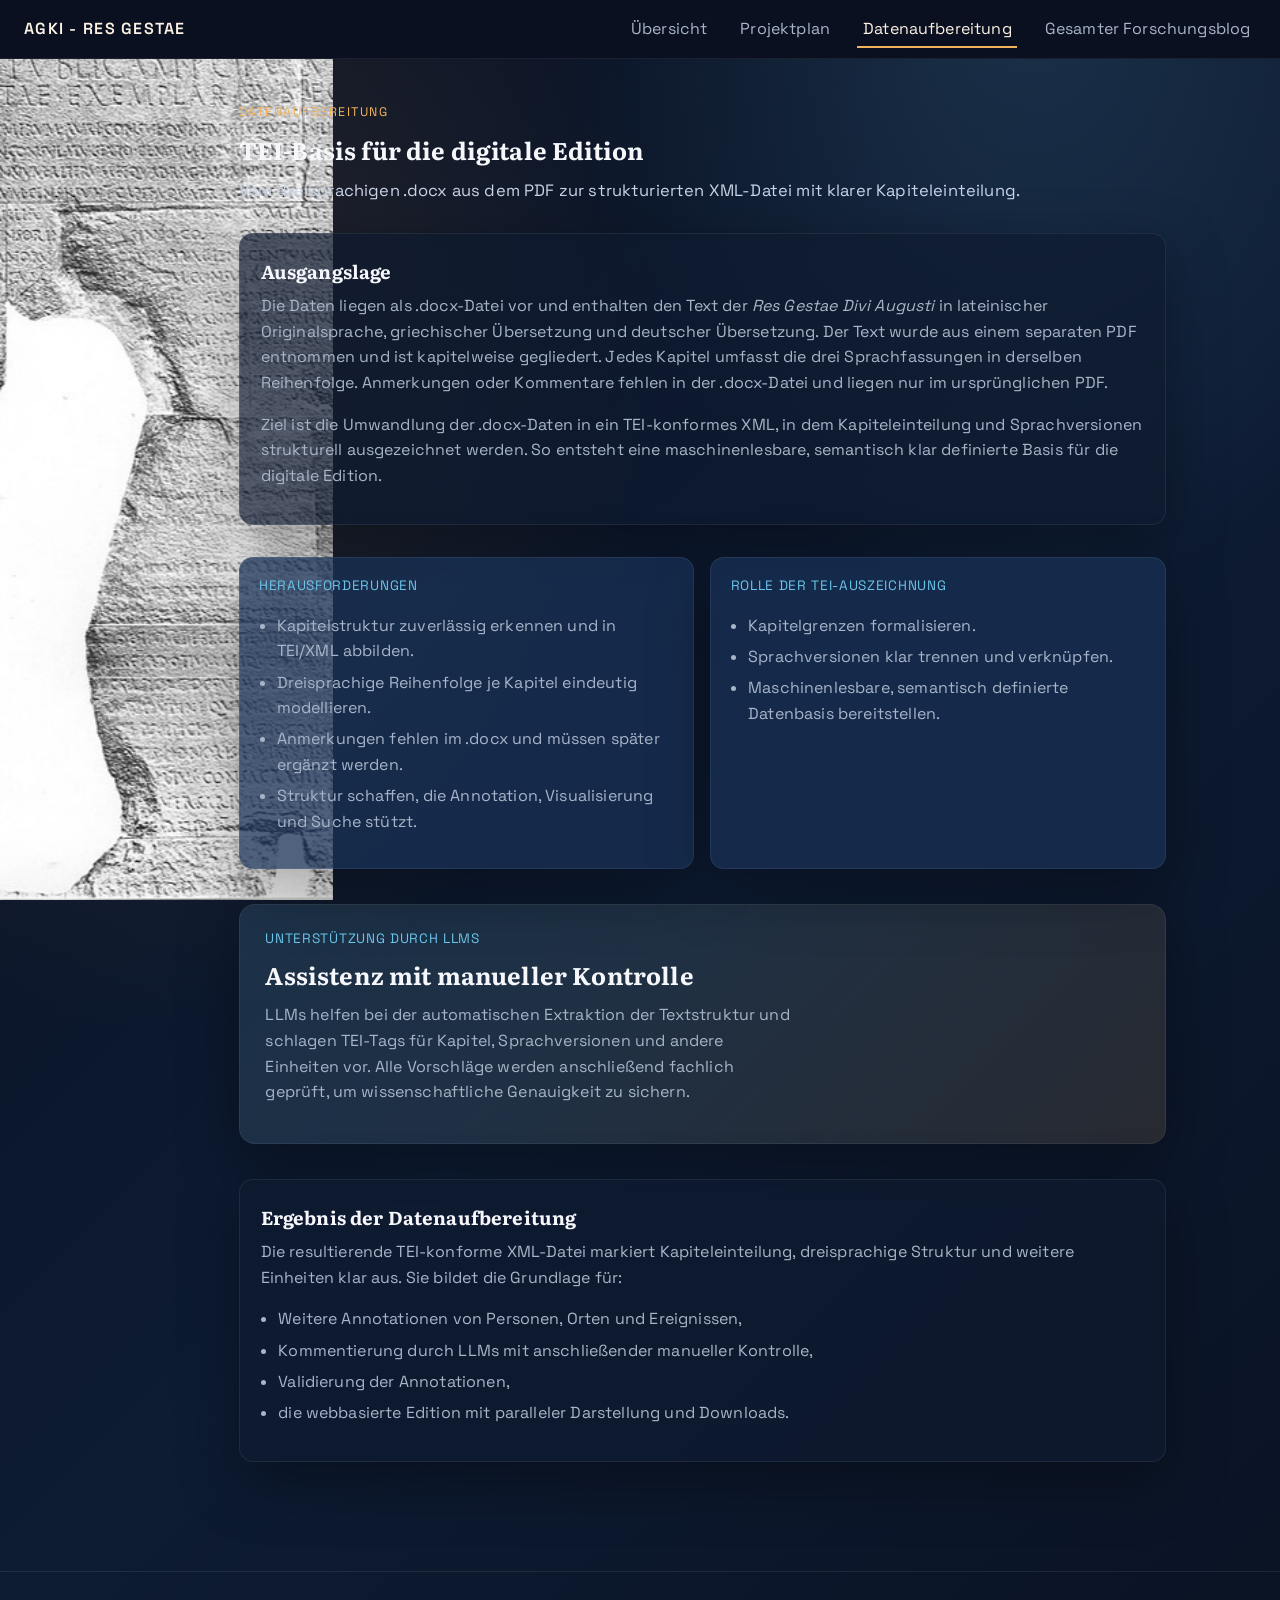
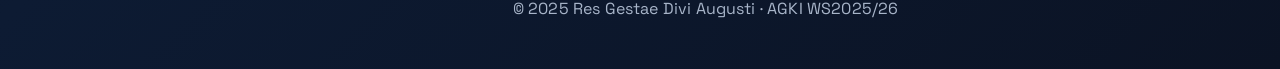
<file: Blog/datenaufbereitung.html>
﻿<!doctype html>
<html lang="de">
<head>
  <meta charset="UTF-8">
  <meta name="viewport" content="width=device-width, initial-scale=1">
  <title>Datenaufbereitung | Digitale Edition Res Gestae</title>
  <link rel="stylesheet" href="styles.css">
</head>
<body>
  <header class="site-header">
    <div class="brand">AGKI - RES GESTAE</div>
    <nav>
      <a href="index.html">Übersicht</a>
      <a href="projektplan.html">Projektplan</a>
      <a class="active" href="datenaufbereitung.html">Datenaufbereitung</a>
      <a href="gesamter-forschungsblog.html">Gesamter Forschungsblog</a>
    </nav>
  </header>

  <main class="page">
    <section class="page-title">
      <p class="eyebrow">Datenaufbereitung</p>
      <h1>TEI-Basis für die digitale Edition</h1>
      <p class="lead">Vom dreisprachigen .docx aus dem PDF zur strukturierten XML-Datei mit klarer Kapiteleinteilung.</p>
    </section>

    <section class="prose">
      <h3>Ausgangslage</h3>
      <p>Die Daten liegen als .docx-Datei vor und enthalten den Text der <em>Res Gestae Divi Augusti</em> in lateinischer Originalsprache, griechischer Übersetzung und deutscher Übersetzung. Der Text wurde aus einem separaten PDF entnommen und ist kapitelweise gegliedert. Jedes Kapitel umfasst die drei Sprachfassungen in derselben Reihenfolge. Anmerkungen oder Kommentare fehlen in der .docx-Datei und liegen nur im ursprünglichen PDF.</p>
      <p>Ziel ist die Umwandlung der .docx-Daten in ein TEI-konformes XML, in dem Kapiteleinteilung und Sprachversionen strukturell ausgezeichnet werden. So entsteht eine maschinenlesbare, semantisch klar definierte Basis für die digitale Edition.</p>
    </section>

    <section class="grid two">
      <article class="card">
        <p class="label">Herausforderungen</p>
        <ul>
          <li>Kapitelstruktur zuverlässig erkennen und in TEI/XML abbilden.</li>
          <li>Dreisprachige Reihenfolge je Kapitel eindeutig modellieren.</li>
          <li>Anmerkungen fehlen im .docx und müssen später ergänzt werden.</li>
          <li>Struktur schaffen, die Annotation, Visualisierung und Suche stützt.</li>
        </ul>
      </article>
      <article class="card">
        <p class="label">Rolle der TEI-Auszeichnung</p>
        <ul>
          <li>Kapitelgrenzen formalisieren.</li>
          <li>Sprachversionen klar trennen und verknüpfen.</li>
          <li>Maschinenlesbare, semantisch definierte Datenbasis bereitstellen.</li>
        </ul>
      </article>
    </section>

    <section class="panel">
      <div>
        <p class="label">Unterstützung durch LLMs</p>
        <h2>Assistenz mit manueller Kontrolle</h2>
        <p>LLMs helfen bei der automatischen Extraktion der Textstruktur und schlagen TEI-Tags für Kapitel, Sprachversionen und andere Einheiten vor. Alle Vorschläge werden anschließend fachlich geprüft, um wissenschaftliche Genauigkeit zu sichern.</p>
      </div>
    </section>

    <section class="prose">
      <h3>Ergebnis der Datenaufbereitung</h3>
      <p>Die resultierende TEI-konforme XML-Datei markiert Kapiteleinteilung, dreisprachige Struktur und weitere Einheiten klar aus. Sie bildet die Grundlage für:</p>
      <ul>
        <li>Weitere Annotationen von Personen, Orten und Ereignissen,</li>
        <li>Kommentierung durch LLMs mit anschließender manueller Kontrolle,</li>
        <li>Validierung der Annotationen,</li>
      <li>die webbasierte Edition mit paralleler Darstellung und Downloads.</li>
      </ul>
    </section>
  </main>

  <footer class="site-footer">
    <p>&copy; 2025 Res Gestae Divi Augusti · AGKI WS2025/26</p>
  </footer>
</body>
</html>
</file>
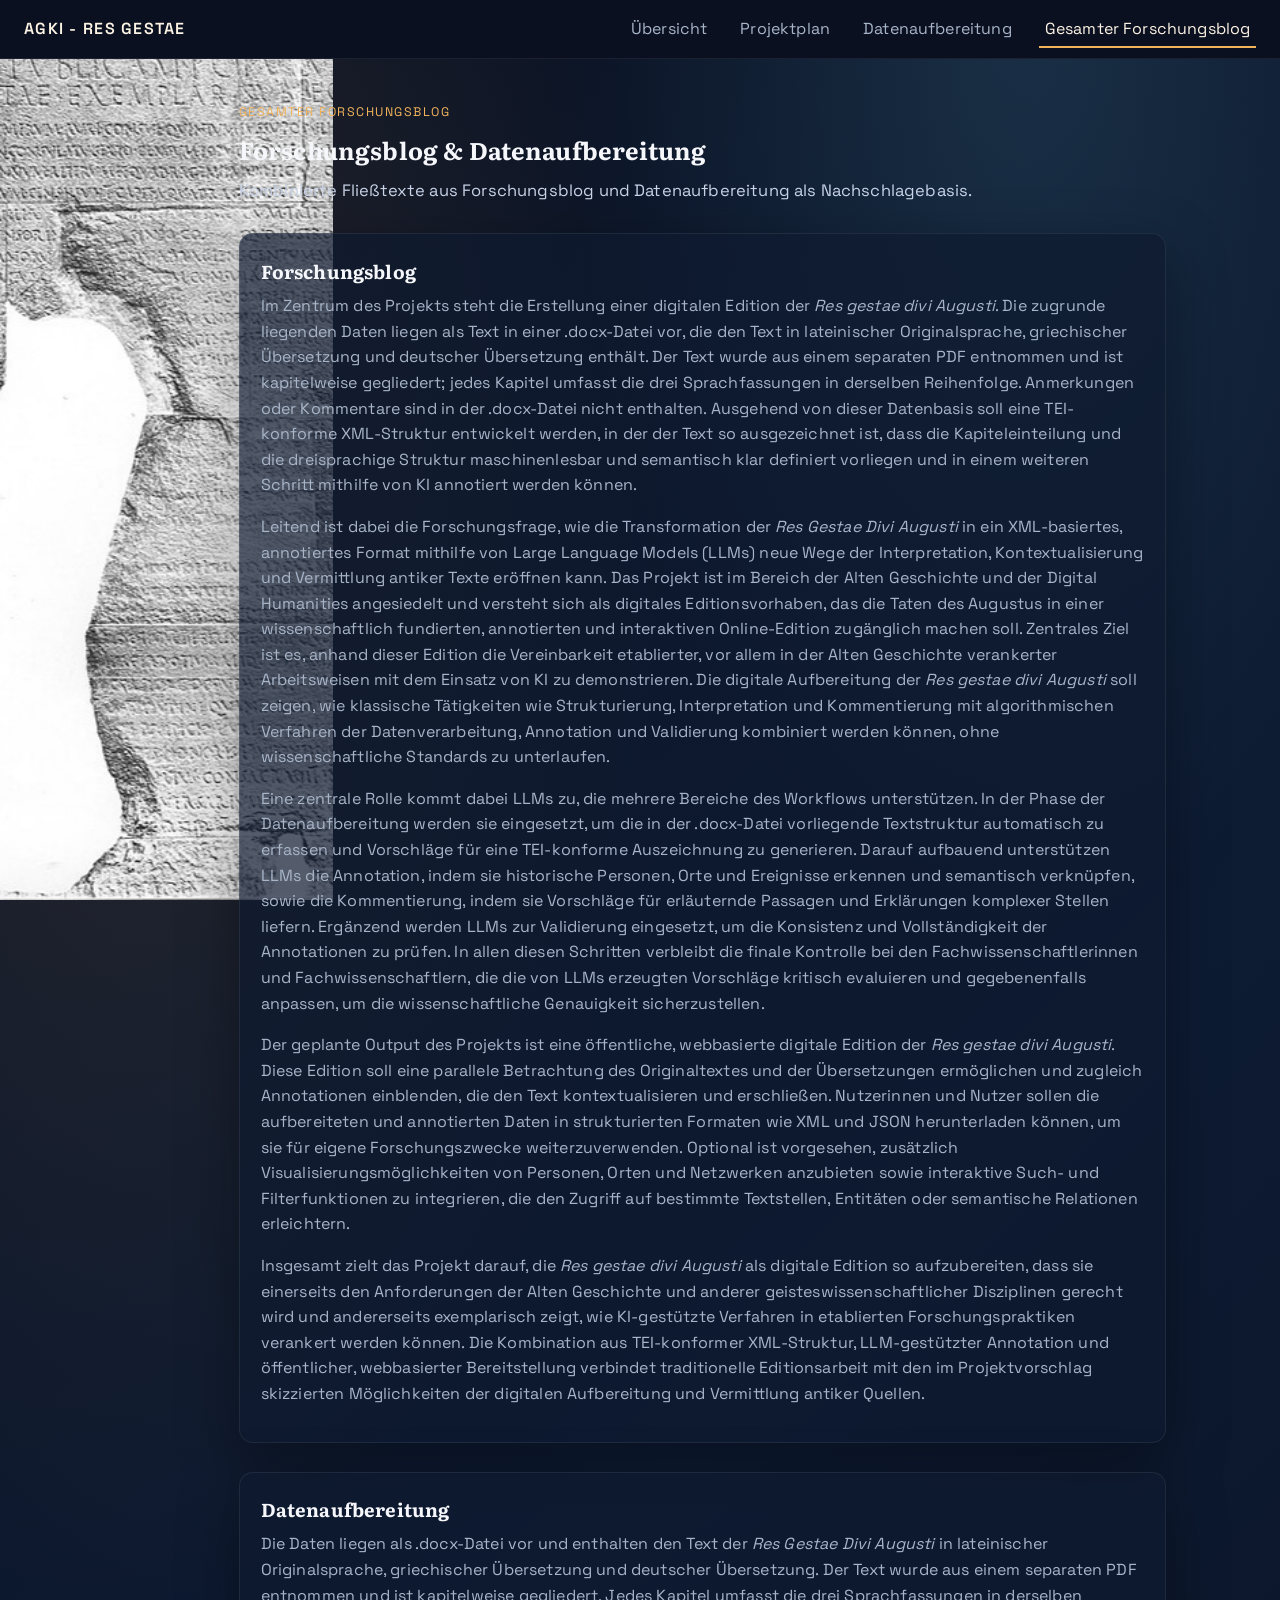
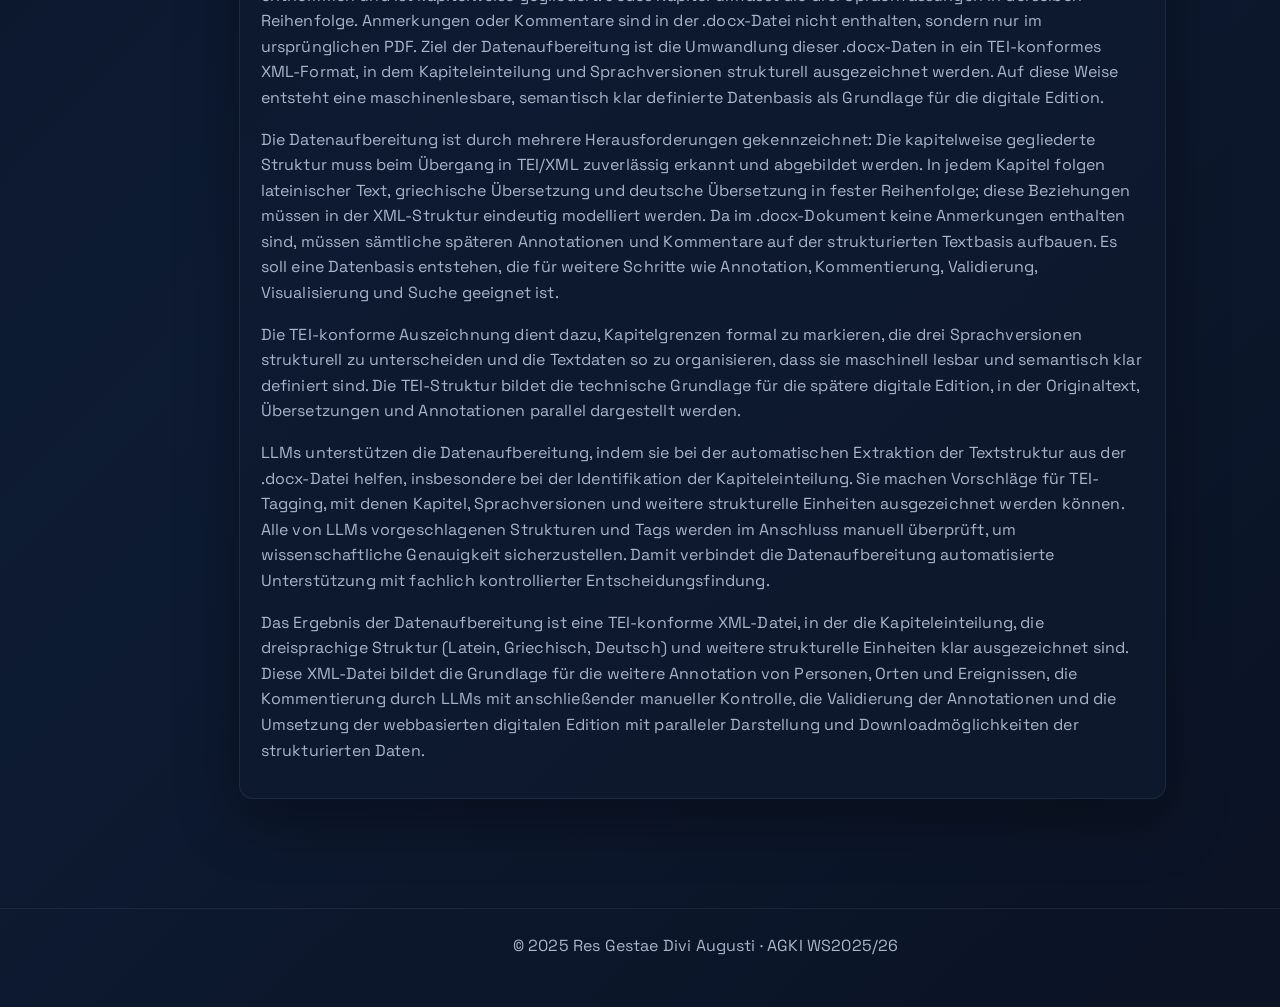
<file: Blog/gesamter-forschungsblog.html>
﻿<!doctype html>
<html lang="de">
<head>
  <meta charset="UTF-8">
  <meta name="viewport" content="width=device-width, initial-scale=1">
  <title>Gesamter Forschungsblog | Digitale Edition Res Gestae</title>
  <link rel="stylesheet" href="styles.css">
</head>
<body>
  <header class="site-header">
    <div class="brand">AGKI - RES GESTAE</div>
    <nav>
      <a href="index.html">Übersicht</a>
      <a href="projektplan.html">Projektplan</a>
      <a href="datenaufbereitung.html">Datenaufbereitung</a>
      <a class="active" href="gesamter-forschungsblog.html">Gesamter Forschungsblog</a>
    </nav>
  </header>

  <main class="page">
    <section class="page-title">
      <p class="eyebrow">Gesamter Forschungsblog</p>
      <h1>Forschungsblog & Datenaufbereitung</h1>
      <p class="lead">Kombinierte Fließtexte aus Forschungsblog und Datenaufbereitung als Nachschlagebasis.</p>
    </section>

    <section class="prose">
      <h3>Forschungsblog</h3>
      <p>Im Zentrum des Projekts steht die Erstellung einer digitalen Edition der <em>Res gestae divi Augusti</em>. Die zugrunde liegenden Daten liegen als Text in einer .docx-Datei vor, die den Text in lateinischer Originalsprache, griechischer Übersetzung und deutscher Übersetzung enthält. Der Text wurde aus einem separaten PDF entnommen und ist kapitelweise gegliedert; jedes Kapitel umfasst die drei Sprachfassungen in derselben Reihenfolge. Anmerkungen oder Kommentare sind in der .docx-Datei nicht enthalten. Ausgehend von dieser Datenbasis soll eine TEI-konforme XML-Struktur entwickelt werden, in der der Text so ausgezeichnet ist, dass die Kapiteleinteilung und die dreisprachige Struktur maschinenlesbar und semantisch klar definiert vorliegen und in einem weiteren Schritt mithilfe von KI annotiert werden können.</p>
      <p>Leitend ist dabei die Forschungsfrage, wie die Transformation der <em>Res Gestae Divi Augusti</em> in ein XML-basiertes, annotiertes Format mithilfe von Large Language Models (LLMs) neue Wege der Interpretation, Kontextualisierung und Vermittlung antiker Texte eröffnen kann. Das Projekt ist im Bereich der Alten Geschichte und der Digital Humanities angesiedelt und versteht sich als digitales Editionsvorhaben, das die Taten des Augustus in einer wissenschaftlich fundierten, annotierten und interaktiven Online-Edition zugänglich machen soll. Zentrales Ziel ist es, anhand dieser Edition die Vereinbarkeit etablierter, vor allem in der Alten Geschichte verankerter Arbeitsweisen mit dem Einsatz von KI zu demonstrieren. Die digitale Aufbereitung der <em>Res gestae divi Augusti</em> soll zeigen, wie klassische Tätigkeiten wie Strukturierung, Interpretation und Kommentierung mit algorithmischen Verfahren der Datenverarbeitung, Annotation und Validierung kombiniert werden können, ohne wissenschaftliche Standards zu unterlaufen.</p>
      <p>Eine zentrale Rolle kommt dabei LLMs zu, die mehrere Bereiche des Workflows unterstützen. In der Phase der Datenaufbereitung werden sie eingesetzt, um die in der .docx-Datei vorliegende Textstruktur automatisch zu erfassen und Vorschläge für eine TEI-konforme Auszeichnung zu generieren. Darauf aufbauend unterstützen LLMs die Annotation, indem sie historische Personen, Orte und Ereignisse erkennen und semantisch verknüpfen, sowie die Kommentierung, indem sie Vorschläge für erläuternde Passagen und Erklärungen komplexer Stellen liefern. Ergänzend werden LLMs zur Validierung eingesetzt, um die Konsistenz und Vollständigkeit der Annotationen zu prüfen. In allen diesen Schritten verbleibt die finale Kontrolle bei den Fachwissenschaftlerinnen und Fachwissenschaftlern, die die von LLMs erzeugten Vorschläge kritisch evaluieren und gegebenenfalls anpassen, um die wissenschaftliche Genauigkeit sicherzustellen.</p>
      <p>Der geplante Output des Projekts ist eine öffentliche, webbasierte digitale Edition der <em>Res gestae divi Augusti</em>. Diese Edition soll eine parallele Betrachtung des Originaltextes und der Übersetzungen ermöglichen und zugleich Annotationen einblenden, die den Text kontextualisieren und erschließen. Nutzerinnen und Nutzer sollen die aufbereiteten und annotierten Daten in strukturierten Formaten wie XML und JSON herunterladen können, um sie für eigene Forschungszwecke weiterzuverwenden. Optional ist vorgesehen, zusätzlich Visualisierungsmöglichkeiten von Personen, Orten und Netzwerken anzubieten sowie interaktive Such- und Filterfunktionen zu integrieren, die den Zugriff auf bestimmte Textstellen, Entitäten oder semantische Relationen erleichtern.</p>
      <p>Insgesamt zielt das Projekt darauf, die <em>Res gestae divi Augusti</em> als digitale Edition so aufzubereiten, dass sie einerseits den Anforderungen der Alten Geschichte und anderer geisteswissenschaftlicher Disziplinen gerecht wird und andererseits exemplarisch zeigt, wie KI-gestützte Verfahren in etablierten Forschungspraktiken verankert werden können. Die Kombination aus TEI-konformer XML-Struktur, LLM-gestützter Annotation und öffentlicher, webbasierter Bereitstellung verbindet traditionelle Editionsarbeit mit den im Projektvorschlag skizzierten Möglichkeiten der digitalen Aufbereitung und Vermittlung antiker Quellen.</p>
    </section>

    <section class="prose">
      <h3>Datenaufbereitung</h3>
      <p>Die Daten liegen als .docx-Datei vor und enthalten den Text der <em>Res Gestae Divi Augusti</em> in lateinischer Originalsprache, griechischer Übersetzung und deutscher Übersetzung. Der Text wurde aus einem separaten PDF entnommen und ist kapitelweise gegliedert. Jedes Kapitel umfasst die drei Sprachfassungen in derselben Reihenfolge. Anmerkungen oder Kommentare sind in der .docx-Datei nicht enthalten, sondern nur im ursprünglichen PDF. Ziel der Datenaufbereitung ist die Umwandlung dieser .docx-Daten in ein TEI-konformes XML-Format, in dem Kapiteleinteilung und Sprachversionen strukturell ausgezeichnet werden. Auf diese Weise entsteht eine maschinenlesbare, semantisch klar definierte Datenbasis als Grundlage für die digitale Edition.</p>
      <p>Die Datenaufbereitung ist durch mehrere Herausforderungen gekennzeichnet: Die kapitelweise gegliederte Struktur muss beim Übergang in TEI/XML zuverlässig erkannt und abgebildet werden. In jedem Kapitel folgen lateinischer Text, griechische Übersetzung und deutsche Übersetzung in fester Reihenfolge; diese Beziehungen müssen in der XML-Struktur eindeutig modelliert werden. Da im .docx-Dokument keine Anmerkungen enthalten sind, müssen sämtliche späteren Annotationen und Kommentare auf der strukturierten Textbasis aufbauen. Es soll eine Datenbasis entstehen, die für weitere Schritte wie Annotation, Kommentierung, Validierung, Visualisierung und Suche geeignet ist.</p>
      <p>Die TEI-konforme Auszeichnung dient dazu, Kapitelgrenzen formal zu markieren, die drei Sprachversionen strukturell zu unterscheiden und die Textdaten so zu organisieren, dass sie maschinell lesbar und semantisch klar definiert sind. Die TEI-Struktur bildet die technische Grundlage für die spätere digitale Edition, in der Originaltext, Übersetzungen und Annotationen parallel dargestellt werden.</p>
      <p>LLMs unterstützen die Datenaufbereitung, indem sie bei der automatischen Extraktion der Textstruktur aus der .docx-Datei helfen, insbesondere bei der Identifikation der Kapiteleinteilung. Sie machen Vorschläge für TEI-Tagging, mit denen Kapitel, Sprachversionen und weitere strukturelle Einheiten ausgezeichnet werden können. Alle von LLMs vorgeschlagenen Strukturen und Tags werden im Anschluss manuell überprüft, um wissenschaftliche Genauigkeit sicherzustellen. Damit verbindet die Datenaufbereitung automatisierte Unterstützung mit fachlich kontrollierter Entscheidungsfindung.</p>
      <p>Das Ergebnis der Datenaufbereitung ist eine TEI-konforme XML-Datei, in der die Kapiteleinteilung, die dreisprachige Struktur (Latein, Griechisch, Deutsch) und weitere strukturelle Einheiten klar ausgezeichnet sind. Diese XML-Datei bildet die Grundlage für die weitere Annotation von Personen, Orten und Ereignissen, die Kommentierung durch LLMs mit anschließender manueller Kontrolle, die Validierung der Annotationen und die Umsetzung der webbasierten digitalen Edition mit paralleler Darstellung und Downloadmöglichkeiten der strukturierten Daten.</p>
    </section>
  </main>

  <footer class="site-footer">
    <p>&copy; 2025 Res Gestae Divi Augusti · AGKI WS2025/26</p>
  </footer>
</body>
</html>
</file>
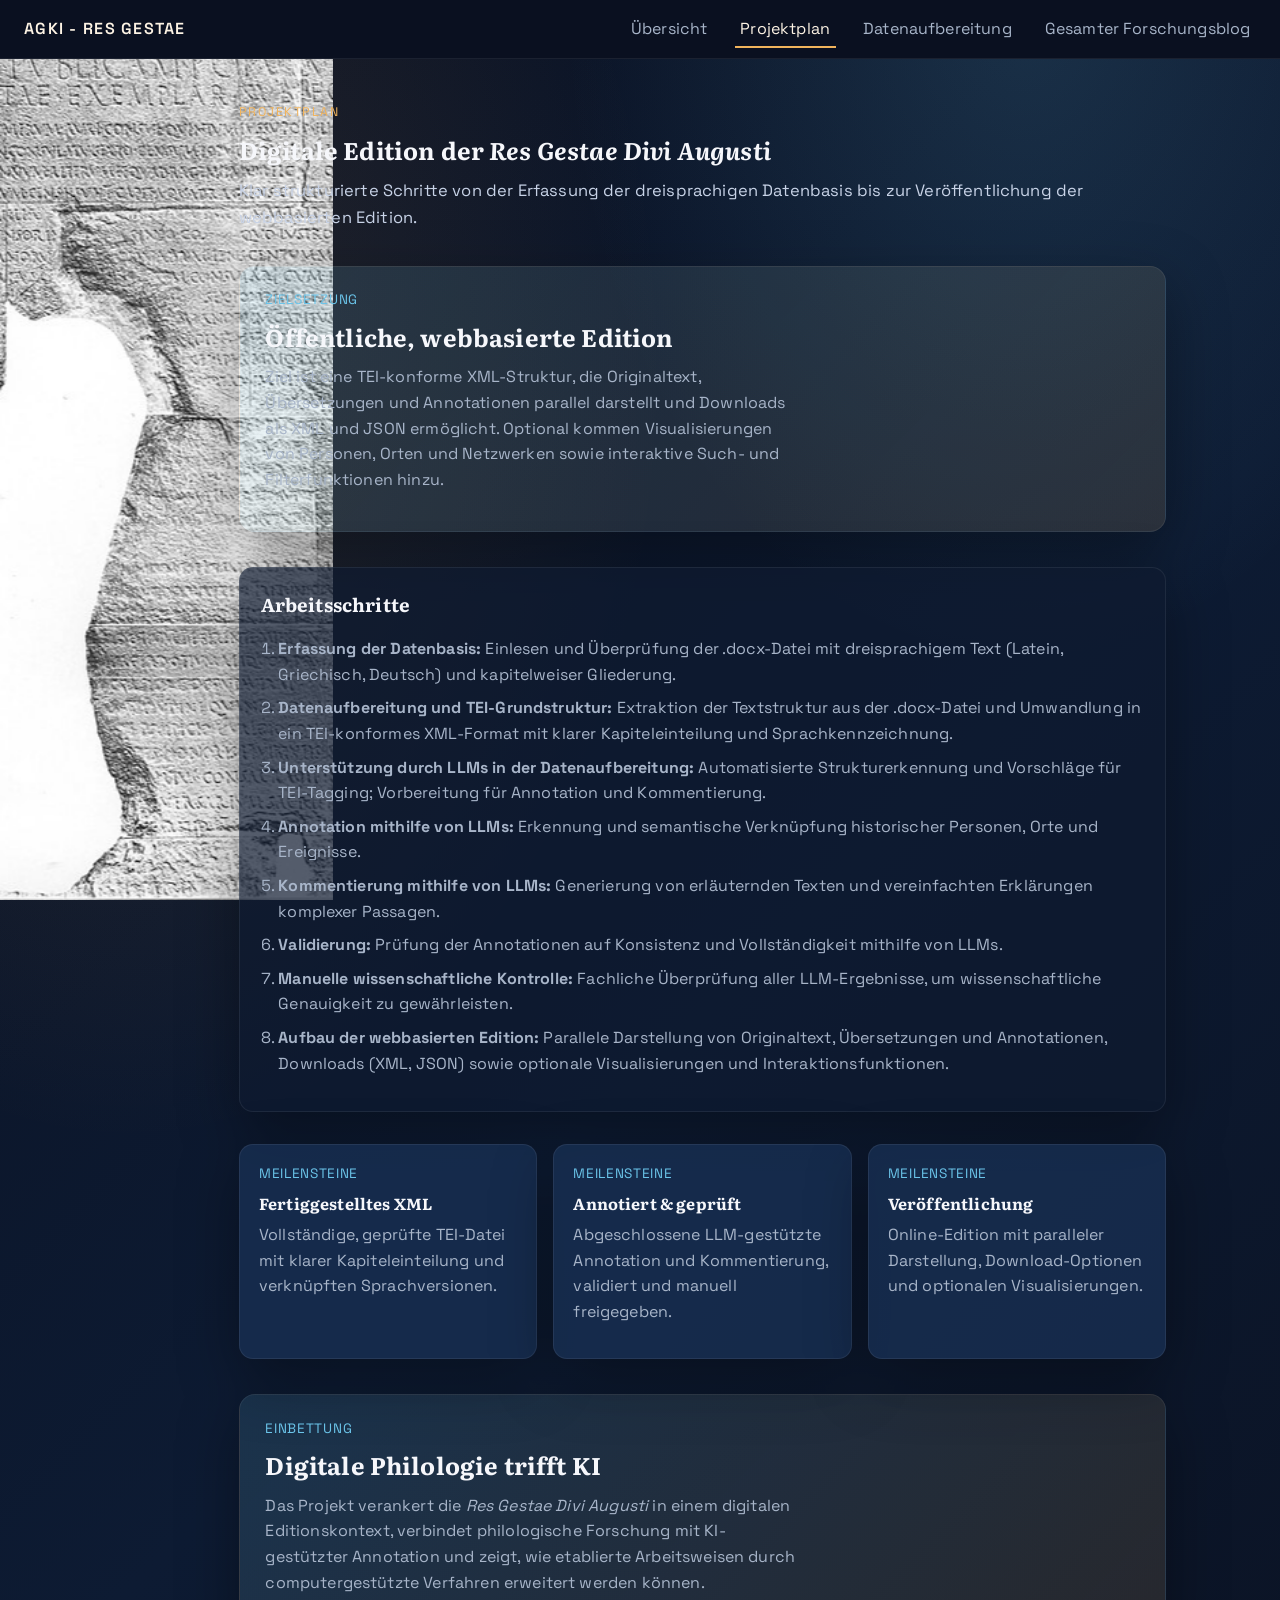
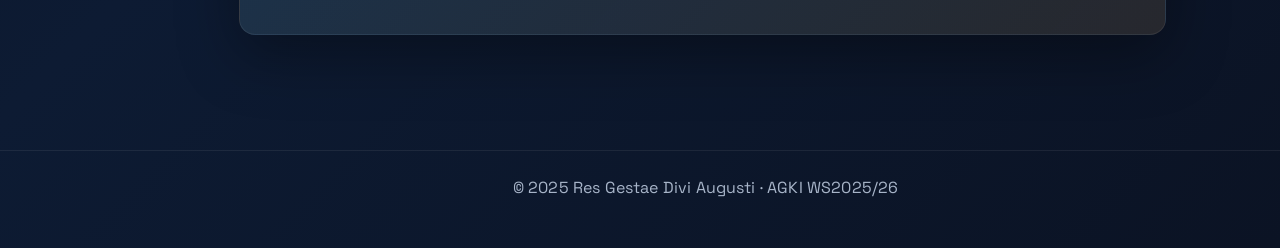
<file: Blog/projektplan.html>
﻿<!doctype html>
<html lang="de">
<head>
  <meta charset="UTF-8">
  <meta name="viewport" content="width=device-width, initial-scale=1">
  <title>Projektplan | Digitale Edition Res Gestae</title>
  <link rel="stylesheet" href="styles.css">
</head>
<body>
  <header class="site-header">
    <div class="brand">AGKI - RES GESTAE</div>
    <nav>
      <a href="index.html">Übersicht</a>
      <a class="active" href="projektplan.html">Projektplan</a>
      <a href="datenaufbereitung.html">Datenaufbereitung</a>
      <a href="gesamter-forschungsblog.html">Gesamter Forschungsblog</a>
    </nav>
  </header>

  <main class="page">
    <section class="page-title">
      <p class="eyebrow">Projektplan</p>
      <h1>Digitale Edition der <em>Res Gestae Divi Augusti</em></h1>
      <p class="lead">Klar strukturierte Schritte von der Erfassung der dreisprachigen Datenbasis bis zur Veröffentlichung der webbasierten Edition.</p>
    </section>

    <section class="panel">
      <div>
        <p class="label">Zielsetzung</p>
        <h2>Öffentliche, webbasierte Edition</h2>
        <p>Ziel ist eine TEI-konforme XML-Struktur, die Originaltext, Übersetzungen und Annotationen parallel darstellt und Downloads als XML und JSON ermöglicht. Optional kommen Visualisierungen von Personen, Orten und Netzwerken sowie interaktive Such- und Filterfunktionen hinzu.</p>
      </div>
    </section>

    <section class="prose">
      <h3>Arbeitsschritte</h3>
      <ol>
        <li><strong>Erfassung der Datenbasis:</strong> Einlesen und Überprüfung der .docx-Datei mit dreisprachigem Text (Latein, Griechisch, Deutsch) und kapitelweiser Gliederung.</li>
        <li><strong>Datenaufbereitung und TEI-Grundstruktur:</strong> Extraktion der Textstruktur aus der .docx-Datei und Umwandlung in ein TEI-konformes XML-Format mit klarer Kapiteleinteilung und Sprachkennzeichnung.</li>
        <li><strong>Unterstützung durch LLMs in der Datenaufbereitung:</strong> Automatisierte Strukturerkennung und Vorschläge für TEI-Tagging; Vorbereitung für Annotation und Kommentierung.</li>
        <li><strong>Annotation mithilfe von LLMs:</strong> Erkennung und semantische Verknüpfung historischer Personen, Orte und Ereignisse.</li>
        <li><strong>Kommentierung mithilfe von LLMs:</strong> Generierung von erläuternden Texten und vereinfachten Erklärungen komplexer Passagen.</li>
        <li><strong>Validierung:</strong> Prüfung der Annotationen auf Konsistenz und Vollständigkeit mithilfe von LLMs.</li>
        <li><strong>Manuelle wissenschaftliche Kontrolle:</strong> Fachliche Überprüfung aller LLM-Ergebnisse, um wissenschaftliche Genauigkeit zu gewährleisten.</li>
        <li><strong>Aufbau der webbasierten Edition:</strong> Parallele Darstellung von Originaltext, Übersetzungen und Annotationen, Downloads (XML, JSON) sowie optionale Visualisierungen und Interaktionsfunktionen.</li>
      </ol>
    </section>

    <section class="grid two">
      <article class="card">
        <p class="label">Meilensteine</p>
        <h4>Fertiggestelltes XML</h4>
        <p>Vollständige, geprüfte TEI-Datei mit klarer Kapiteleinteilung und verknüpften Sprachversionen.</p>
      </article>
      <article class="card">
        <p class="label">Meilensteine</p>
        <h4>Annotiert & geprüft</h4>
        <p>Abgeschlossene LLM-gestützte Annotation und Kommentierung, validiert und manuell freigegeben.</p>
      </article>
      <article class="card">
        <p class="label">Meilensteine</p>
        <h4>Veröffentlichung</h4>
        <p>Online-Edition mit paralleler Darstellung, Download-Optionen und optionalen Visualisierungen.</p>
      </article>
    </section>

    <section class="panel">
      <div>
        <p class="label">Einbettung</p>
        <h2>Digitale Philologie trifft KI</h2>
        <p>Das Projekt verankert die <em>Res Gestae Divi Augusti</em> in einem digitalen Editionskontext, verbindet philologische Forschung mit KI-gestützter Annotation und zeigt, wie etablierte Arbeitsweisen durch computergestützte Verfahren erweitert werden können.</p>
      </div>
    </section>
  </main>

  <footer class="site-footer">
    <p>&copy; 2025 Res Gestae Divi Augusti · AGKI WS2025/26</p>
  </footer>
</body>
</html>
</file>
<file: styles.css>
@import url('https://fonts.googleapis.com/css2?family=Work+Sans:wght@400;500;600&family=Cormorant+Garamond:wght@600&display=swap');

:root {
  --bg: #efeee9;
  --bg-alt: #e7e3db;
  --panel: #f7f5f0;
  --card: #f1eee7;
  --accent: #000000;
  --accent-2: #161616;
  --text: #0e0e0e;
  --muted: #303030;
  --border: rgba(0, 0, 0, 0.14);
  --shadow: 0 22px 50px rgba(0, 0, 0, 0.1);
  --side-band: clamp(220px, 26vw, 380px);
  --offset-left: clamp(80px, 10vw, 160px);
}

* { box-sizing: border-box; }

body {
  margin: 0;
  font-family: 'Work Sans', 'Segoe UI', 'Helvetica Neue', Arial, sans-serif;
  color: var(--text);
  background: radial-gradient(140% 120% at 10% 10%, rgba(0, 0, 0, 0.05), transparent 38%),
              radial-gradient(160% 140% at 80% 0%, rgba(0, 0, 0, 0.07), transparent 42%),
              linear-gradient(180deg, #f5f2ea 0%, #e9e4d8 55%, #efeee9 100%);
  min-height: 100vh;
  line-height: 1.65;
  letter-spacing: 0.01em;
  position: relative;
  overflow-x: hidden;
}

.site-header,
.page,
.site-footer {
  position: relative;
  z-index: 1;
}

h1, h2, h3, h4, h5 {
  font-family: 'Cormorant Garamond', 'Times New Roman', serif;
  margin: 0 0 0.35em;
  color: var(--accent);
}

p {
  margin: 0 0 1em;
  color: var(--muted);
}

ul { padding-left: 1.1rem; color: var(--muted); }
ul li { margin-bottom: 0.35em; }
ol { padding-left: 1.1rem; color: var(--muted); }
ol li { margin-bottom: 0.5em; }

a { color: inherit; text-decoration: none; }

.site-header {
  position: sticky;
  top: 0;
  display: flex;
  align-items: center;
  justify-content: space-between;
  padding: 1.1rem 2rem;
  background: rgba(247, 245, 240, 0.92);
  backdrop-filter: blur(6px);
  border-bottom: 1px solid var(--border);
  z-index: 10;
}

.brand {
  font-weight: 600;
  letter-spacing: 0.08em;
  text-transform: uppercase;
  color: var(--accent);
}

nav a {
  margin-left: 1.1rem;
  padding: 0.45rem 0.35rem;
  border-bottom: 2px solid transparent;
  color: #0f0f0f;
  transition: color 0.15s ease, border-color 0.2s ease;
}
nav a:hover { color: var(--accent); }
nav a.active { color: var(--accent); border-color: var(--accent); }

.page {
  max-width: 1400px;
  width: 100%;
  margin: 0 auto;
  padding: 2.8rem 2rem 3.5rem 2rem;
}

.hero {
  display: grid;
  grid-template-columns: 2fr 1.1fr;
  gap: 1.9rem;
  align-items: start;
  margin-bottom: 2.8rem;
}
.hero.single {
  grid-template-columns: 1fr;
}

.hero-copy h1 { font-size: clamp(2rem, 3vw, 2.8rem); }
.lead { font-size: 1.05rem; color: #161616; }

.hero-card {
  background: var(--panel);
  border: 1px solid var(--border);
  border-radius: 18px;
  padding: 1.4rem 1.5rem;
  box-shadow: var(--shadow);
}
.hero-card ul { margin: 0 0 1rem; padding-left: 1.2rem; }

.eyebrow {
  text-transform: uppercase;
  letter-spacing: 0.16em;
  font-size: 0.76rem;
  color: #5c5c5c;
  margin: 0 0 0.65rem;
}

.label {
  display: inline-flex;
  align-items: center;
  gap: 0.35rem;
  font-size: 0.83rem;
  letter-spacing: 0.06em;
  text-transform: uppercase;
  color: #ffffff;
  padding: 0.2rem 0.5rem;
  border-radius: 999px;
  background: #000000;
  border: 1px solid #000000;
  box-shadow: 0 8px 16px rgba(0, 0, 0, 0.18);
  margin: 0 0 0.6rem;
}
.panel .label {
  background: #ffffff;
  color: #000000;
  border-color: #000000;
  box-shadow: 0 8px 16px rgba(0, 0, 0, 0.24);
}

.actions { display: flex; gap: 0.7rem; margin-top: 1.2rem; flex-wrap: wrap; }
.button {
  display: inline-flex;
  align-items: center;
  gap: 0.4rem;
  padding: 0.75rem 1.15rem;
  background: var(--accent);
  border-radius: 12px;
  color: #ffffff;
  font-weight: 600;
  border: 1px solid var(--accent);
  box-shadow: 0 14px 32px rgba(0, 0, 0, 0.14);
  transition: transform 0.15s ease, box-shadow 0.2s ease, background 0.2s ease, color 0.2s ease;
}
.button:hover {
  transform: translateY(-1px);
  box-shadow: 0 18px 40px rgba(0, 0, 0, 0.16);
}
.button.ghost {
  background: transparent;
  color: var(--accent);
  border: 1px solid rgba(0, 0, 0, 0.14);
  box-shadow: none;
}
.button.ghost:hover {
  background: var(--accent);
  color: #ffffff;
  box-shadow: 0 12px 28px rgba(0, 0, 0, 0.12);
}
.button.small { padding: 0.45rem 0.75rem; font-size: 0.9rem; border-radius: 10px; }

.grid {
  display: grid;
  gap: 1rem;
  margin: 2rem 0;
}
.grid.two { grid-template-columns: repeat(auto-fit, minmax(280px, 1fr)); }
.grid.three { grid-template-columns: repeat(auto-fit, minmax(240px, 1fr)); }

.card {
  background: var(--panel);
  border: 1px solid var(--border);
  border-radius: 14px;
  padding: 1.2rem 1.3rem;
  box-shadow: var(--shadow);
  transition: transform 0.15s ease;
}
.card:hover { transform: translateY(-2px); }

.panel {
  display: grid;
  grid-template-columns: 2fr 1.2fr;
  gap: 1.4rem;
  background: linear-gradient(135deg, #0f0f0f, #161616);
  border: 1px solid #0f0f0f;
  border-radius: 18px;
  padding: 1.6rem 1.8rem;
  box-shadow: 0 26px 64px rgba(0, 0, 0, 0.2);
  margin: 2.4rem 0;
  color: #f3f3f3;
}
.panel > *:only-child { grid-column: 1 / -1; }
.panel h2, .panel h3 { color: #ffffff; }
.panel p { color: #f2f2f2; }

.list { display: grid; gap: 0.7rem; }
.list div { display: flex; gap: 0.75rem; align-items: flex-start; }
.dot {
  width: 10px; height: 10px;
  margin-top: 0.48rem;
  border-radius: 50%;
  background: #0f0f0f;
  box-shadow: 0 0 0 7px rgba(0, 0, 0, 0.07);
}

.page-title { margin-bottom: 1.9rem; }

.prose {
  background: var(--panel);
  border: 1px solid var(--border);
  border-radius: 14px;
  padding: 1.2rem 1.3rem;
  box-shadow: var(--shadow);
  margin: 1.9rem 0;
}
.prose h3 { margin-top: 0.2rem; }

.footnote {
  text-align: center;
  margin-top: 2.2rem;
  color: #2d2d2d;
  font-size: 0.95rem;
}

.site-footer {
  text-align: center;
  padding: 1.6rem 1rem 2rem calc(1.2rem + var(--offset-left));
  color: #3a3a3a;
  border-top: 1px solid var(--border);
  margin-top: 1.5rem;
}

/* =========================================
   Registry Page
   ========================================= */

.muted { color: var(--muted); }

.registry-controls {
  display: grid;
  gap: 1rem;
  margin: 1.5rem 0;
}

.registry-meta {
  display: flex;
  gap: 1rem;
  align-items: center;
  justify-content: space-between;
  flex-wrap: wrap;
}

.filter-buttons {
  display: flex;
  gap: 0.5rem;
  flex-wrap: wrap;
}

.pill-button {
  border: 1px solid var(--border);
  background: #f6f6f6;
  color: var(--text);
  padding: 0.45rem 0.9rem;
  border-radius: 999px;
  cursor: pointer;
  font-family: 'Work Sans', sans-serif;
  transition: background 0.2s ease, color 0.2s ease, border-color 0.2s ease, transform 0.15s ease;
}
.pill-button:hover { transform: translateY(-1px); }
.pill-button.active { 
  background: var(--accent);
  color: #ffffff;
  border-color: #0f0f0f;
  font-weight: 600;
}

.registry-counts {
  display: flex;
  gap: 0.5rem;
  flex-wrap: wrap;
  justify-content: flex-end;
}

.pill {
  display: inline-flex;
  align-items: center;
  gap: 0.35rem;
  padding: 0.35rem 0.7rem;
  border-radius: 999px;
  background: #f4f4f4;
  border: 1px solid var(--border);
  font-size: 0.9rem;
  color: var(--accent);
}
.pill-person { border-style: solid; }
.pill-place  { border-style: dashed; }
.pill-org    { border-style: dotted; }

.registry-search label { display: block; margin-bottom: 0.35rem; }
.registry-input {
  width: 100%;
  padding: 0.75rem 0.95rem;
  border-radius: 12px;
  border: 1px solid var(--border);
  background: #ffffff;
  color: var(--text);
  font-size: 1rem;
}
.registry-input::placeholder { color: #707070; }

.select-control {
  width: 100%;
  padding: 0.7rem 0.8rem;
  border-radius: 10px;
  border: 1px solid var(--border);
  background: #ffffff;
  color: var(--text);
}

.registry-list {
  display: grid;
  grid-template-columns: repeat(auto-fit, minmax(260px, 1fr));
  gap: 1rem;
  margin-bottom: 2rem;
}

.registry-card {
  background: var(--panel);
  border: 1px solid var(--border);
  border-radius: 14px;
  padding: 1rem 1.1rem;
  box-shadow: var(--shadow);
}
.registry-card__meta {
  display: flex;
  justify-content: space-between;
  align-items: center;
  gap: 0.5rem;
  margin-bottom: 0.35rem;
}
.registry-id {
  font-size: 0.85rem;
  color: var(--muted);
}
.registry-card h3 {
  margin: 0 0 0.4rem;
  font-size: 1.1rem;
}
.registry-card p {
  margin: 0;
  color: #0f0f0f;
}

/* Search results styling */
#search-results {
  background: #ffffff;
  border: 1px solid var(--border);
  border-radius: 10px;
  padding: 0.65rem;
  color: var(--text);
  max-height: 260px;
  overflow-y: auto;
  position: relative;
  z-index: 3;
  box-shadow: var(--shadow);
}

.search-count {
  font-weight: 600;
  margin-bottom: 0.4rem;
}

.search-hit {
  display: grid;
  gap: 0.25rem;
  padding: 0.4rem 0.25rem;
  border-bottom: 1px solid var(--border);
  cursor: pointer;
}
.search-hit:last-child { border-bottom: none; }
.search-hit:hover {
  background: #f4f4f4;
}

/* Modal for search */
.modal-backdrop {
  position: fixed;
  inset: 0;
  background: rgba(0, 0, 0, 0.7);
  display: flex;
  align-items: center;
  justify-content: center;
  padding: 4vh 4vw;
  z-index: 999;
  overflow-y: auto;
}

.modal-card {
  width: min(900px, 100%);
  background: #ffffff;
  border: 1px solid var(--border);
  border-radius: 12px;
  box-shadow: 0 28px 70px rgba(0, 0, 0, 0.2);
  padding: 1.2rem 1.2rem 1.4rem 1.2rem;
  max-height: 80vh;
  display: flex;
  flex-direction: column;
}

.modal-header {
  display: flex;
  justify-content: space-between;
  align-items: center;
  margin-bottom: 0.75rem;
  border-bottom: 1px solid var(--border);
  padding-bottom: 0.5rem;
}

.modal-body {
  max-height: 70vh;
  overflow-y: auto;
}

.fab {
  position: fixed;
  right: 22px;
  bottom: 22px;
  display: inline-flex;
  align-items: center;
  justify-content: center;
  gap: 0.35rem;
  padding: 0.78rem 1.1rem;
  border: 1px solid var(--accent);
  border-radius: 999px;
  background: var(--accent);
  color: #ffffff;
  font-weight: 700;
  letter-spacing: 0.04em;
  box-shadow: 0 16px 36px rgba(0, 0, 0, 0.2);
  cursor: pointer;
  z-index: 1000;
}

.fab:hover {
  transform: translateY(-2px);
  box-shadow: 0 20px 46px rgba(0, 0, 0, 0.24);
}

/* =========================================
   Edition Specific Styles (Migrated)
   ========================================= */

.edition-layout {
  display: grid;
  grid-template-columns: 280px 1fr 320px; /* Controls, Text, Commentary */
  gap: 1.5rem;
  max-width: 1800px;
  width: 100%;
  margin: 0 auto;
  padding: 2rem 1.5rem 3rem 1.5rem;
}

/* Controls Sidebar */
.controls-sidebar {
  background: var(--panel);
  border: 1px solid var(--border);
  padding: 1.1rem;
  border-radius: 10px;
  position: sticky;
  top: 86px;
  align-self: flex-start;
  max-height: calc(100vh - 120px);
  overflow-y: auto;
}
.controls-sidebar h3 { margin-top: 0; }

/* Main Text Area */
.text-area {
  padding-right: 1rem;
  scroll-behavior: smooth;
}

.chapter-container {
  margin-bottom: 3rem;
  padding-bottom: 2rem;
  border-bottom: 1px solid var(--border);
}

.chapter-header {
  font-family: 'Cormorant Garamond', serif;
  color: var(--accent);
  margin-bottom: 1rem;
  position: sticky;
  top: 0;
  background: var(--panel);
  z-index: 5;
  padding: 0.6rem 0 0.6rem 1rem;
  border-bottom: 1px solid var(--border);
  display: flex;
  justify-content: space-between;
  align-items: center;
}

/* Parallel Grid (Desktop Default) */
.parallel-grid {
  display: grid;
  grid-template-columns: repeat(3, 1fr);
  gap: 1.5rem;
}

.lang-column h4 {
  font-size: 0.85rem;
  text-transform: uppercase;
  letter-spacing: 0.05em;
  color: #000000;
  font-weight: 700;
  border-bottom: 1px solid var(--border);
  padding: 0.35rem 0 0.6rem 1rem;
  margin-bottom: 1rem;
  position: sticky;
  top: 0;
  background: var(--panel);
  z-index: 3;
}

.text-segment {
  margin-bottom: 1.5rem;
  line-height: 1.7;
  color: var(--text);
}

/* Entities */
.entity {
  cursor: help;
  transition: background 0.2s ease, color 0.2s ease;
  color: var(--accent);
  padding: 0 1px;
  border: none;
  font-weight: 600;
}
.entity.person { color: #d9480f; }
.entity.place { color: #1d4ed8; }
.entity.org { color: #15803d; }
.entity:hover { background: #f1f1ed; color: #0a0a0a; }

/* Search Highlights */
mark {
  background-color: #fff0c2;
  color: #0f0f0f;
  padding: 0 3px;
  border-radius: 3px;
}

/* Commentary Sidebar */
.commentary-sidebar {
  background: var(--panel);
  border: 1px solid var(--border);
  padding: 1rem;
  border-radius: 10px;
  overflow-y: auto;
  position: sticky;
  top: 86px;
  align-self: flex-start;
  max-height: calc(100vh - 120px);
}

.commentary-card {
  background: #f4f4f4;
  border: 1px solid var(--border);
  padding: 0.85rem;
  margin-bottom: 1rem;
  border-radius: 8px;
}

.ptr-marker {
  color: #5b21b6;
  background: rgba(91, 33, 182, 0.16);
  padding: 0 4px;
  border-radius: 4px;
  font-size: 0.82em;
  vertical-align: super;
  cursor: pointer;
  margin-left: 2px;
}

/* Mobile Tab Controls (Hidden by default) */
.mobile-tabs {
  display: none; /* Only show on mobile */
  gap: 0.5rem;
  margin-bottom: 1rem;
  background: var(--panel);
  padding: 0.5rem;
  border-radius: 8px;
  position: sticky;
  top: 40px; /* Below chapter header */
  z-index: 4;
  border: 1px solid var(--border);
}

.tab-btn {
  flex: 1;
  background: #f6f6f6;
  border: 1px solid var(--border);
  color: #111111;
  padding: 0.55rem;
  border-radius: 6px;
  cursor: pointer;
  font-family: 'Work Sans', sans-serif;
}

.tab-btn.active {
  background: var(--accent);
  color: #ffffff;
  border-color: var(--accent);
  font-weight: 600;
}

/* Responsive Breakpoints */

@media (max-width: 1200px) {
  .edition-layout {
    grid-template-columns: 200px 1fr; /* Hide commentary sidebar */
  }
  .commentary-sidebar {
    display: none; /* TODO: Make this toggleable */
  }
}

@media (max-width: 900px) {
  .edition-layout { 
    grid-template-columns: 1fr; 
    height: auto; 
    display: block; /* Stack everything */
  }
  
  .controls-sidebar { 
    margin-bottom: 1rem; 
    max-height: 320px; /* Collapsible feel */
  }

  /* Switch to single column view */
  .parallel-grid {
    display: block; /* Remove grid */
  }
  
  /* Hide all columns by default on mobile */
  .lang-column {
    display: none; 
  }
  
  /* Only show the active one (managed by JS) */
  .lang-column.active {
    display: block;
    animation: fadeIn 0.3s ease;
  }
  
  /* Show tab controls */
  .mobile-tabs {
    display: flex;
  }
}

@keyframes fadeIn {
  from { opacity: 0; }
  to { opacity: 1; }
}

@media (max-width: 820px) {
  .hero, .panel { grid-template-columns: 1fr; }
  .site-header { position: sticky; padding: 1rem 1.2rem; }
  .page { padding: 2rem 1.2rem 3rem 1.2rem; max-width: 100%; }
  .site-footer { padding: 1.3rem 1rem 1.8rem 1rem; }
  nav a { margin-left: 0.8rem; }
}

@media (max-width: 540px) {
  .site-header { flex-direction: column; align-items: flex-start; gap: 0.4rem; }
  nav a { margin-left: 0; margin-right: 0.8rem; }
}
</file>
<file: Blog/styles.css>
@import url('https://fonts.googleapis.com/css2?family=Space+Grotesk:wght@400;500;600&family=Literata:wght@600&display=swap');

:root {
  --bg: #0b1324;
  --bg-alt: #0f1f36;
  --panel: rgba(19, 35, 63, 0.8);
  --card: rgba(24, 49, 84, 0.75);
  --accent: #f0b35c;
  --accent-2: #6bc4e9;
  --text: #e7ecf4;
  --muted: #a8b5c9;
  --border: rgba(255, 255, 255, 0.07);
  --shadow: 0 20px 60px rgba(0, 0, 0, 0.35);
  --side-band: clamp(220px, 26vw, 380px);
  --offset-left: clamp(80px, 10vw, 160px);
}

* { box-sizing: border-box; }

body {
  margin: 0;
  font-family: 'Space Grotesk', 'Segoe UI', 'Helvetica Neue', Arial, sans-serif;
  color: var(--text);
  background: radial-gradient(120% 120% at 10% 20%, rgba(240, 179, 92, 0.12), transparent 35%),
              radial-gradient(120% 120% at 80% 0%, rgba(107, 196, 233, 0.15), transparent 30%),
              linear-gradient(135deg, #0a1020, #0d1b33 55%, #0b1324 100%);
  min-height: 100vh;
  line-height: 1.6;
  letter-spacing: 0.01em;
  position: relative;
  overflow-x: hidden;
}

body::before {
  content: '';
  position: fixed;
  inset: 0 auto 0 0;
  width: var(--side-band);
  min-width: 220px;
  background: url('../img/Res_Gestae.jpg') center/cover no-repeat;
  opacity: 1;
  filter: none;
  pointer-events: none;
  z-index: 0;
}

.site-header,
.page,
.site-footer {
  position: relative;
  z-index: 1;
}

h1, h2, h3, h4, h5 {
  font-family: 'Literata', 'Times New Roman', serif;
  margin: 0 0 0.35em;
  color: #f6f7fb;
}

p {
  margin: 0 0 1em;
  color: var(--muted);
}

ul { padding-left: 1.1rem; color: var(--muted); }
ul li { margin-bottom: 0.35em; }
ol { padding-left: 1.1rem; color: var(--muted); }
ol li { margin-bottom: 0.5em; }

a { color: inherit; text-decoration: none; }

.site-header {
  position: sticky;
  top: 0;
  display: flex;
  align-items: center;
  justify-content: space-between;
  padding: 1rem 1.5rem;
  background: #0a1020;
  backdrop-filter: none;
  border-bottom: 1px solid var(--border);
  z-index: 10;
}

.brand {
  font-weight: 600;
  letter-spacing: 0.08em;
  text-transform: uppercase;
  color: #fdf3e4;
}

nav a {
  margin-left: 1.1rem;
  padding: 0.45rem 0.35rem;
  border-bottom: 2px solid transparent;
  color: var(--muted);
  transition: color 0.15s ease, border-color 0.2s ease;
}
nav a:hover { color: #fdf3e4; }
nav a.active { color: #fdf3e4; border-color: var(--accent); }

.page {
  max-width: 1100px;
  margin: 0 auto;
  padding: 2.8rem 1.5rem 3.5rem calc(1.3rem + var(--offset-left));
}

.hero {
  display: grid;
  grid-template-columns: 2fr 1.1fr;
  gap: 1.75rem;
  align-items: stretch;
  margin-bottom: 2.5rem;
}

.hero-copy h1 { font-size: clamp(1.9rem, 3vw, 2.6rem); }
.lead { font-size: 1.03rem; color: #c8d3e7; }

.hero-card {
  background: var(--panel);
  border: 1px solid var(--border);
  border-radius: 16px;
  padding: 1.3rem;
  box-shadow: var(--shadow);
}
.hero-card ul { margin: 0 0 1rem; padding-left: 1.1rem; }

.eyebrow {
  text-transform: uppercase;
  letter-spacing: 0.12em;
  font-size: 0.78rem;
  color: var(--accent);
  margin: 0 0 0.5rem;
}

.label {
  font-size: 0.85rem;
  letter-spacing: 0.05em;
  text-transform: uppercase;
  color: var(--accent-2);
  margin: 0 0 0.4rem;
}

.actions { display: flex; gap: 0.6rem; margin-top: 1rem; flex-wrap: wrap; }
.button {
  display: inline-flex;
  align-items: center;
  gap: 0.4rem;
  padding: 0.65rem 1rem;
  background: linear-gradient(135deg, var(--accent), #f5c77f);
  border-radius: 12px;
  color: #111622;
  font-weight: 600;
  box-shadow: 0 10px 25px rgba(240, 179, 92, 0.35);
}
.button.ghost {
  background: transparent;
  color: #fdf3e4;
  border: 1px solid var(--border);
  box-shadow: none;
}

.grid {
  display: grid;
  gap: 1rem;
  margin: 2rem 0;
}
.grid.two { grid-template-columns: repeat(auto-fit, minmax(280px, 1fr)); }
.grid.three { grid-template-columns: repeat(auto-fit, minmax(240px, 1fr)); }

.card {
  background: var(--card);
  border: 1px solid var(--border);
  border-radius: 14px;
  padding: 1.1rem 1.2rem;
  box-shadow: var(--shadow);
}

.panel {
  display: grid;
  grid-template-columns: 2fr 1.2fr;
  gap: 1.2rem;
  background: linear-gradient(135deg, rgba(107, 196, 233, 0.14), rgba(240, 179, 92, 0.12));
  border: 1px solid var(--border);
  border-radius: 16px;
  padding: 1.4rem 1.6rem;
  box-shadow: var(--shadow);
  margin: 2.2rem 0;
}

.list { display: grid; gap: 0.6rem; }
.list div { display: flex; gap: 0.65rem; align-items: flex-start; }
.dot {
  width: 10px; height: 10px;
  margin-top: 0.45rem;
  border-radius: 50%;
  background: var(--accent);
  box-shadow: 0 0 0 6px rgba(240, 179, 92, 0.12);
}

.page-title { margin-bottom: 1.8rem; }

.prose {
  background: rgba(15, 27, 48, 0.7);
  border: 1px solid var(--border);
  border-radius: 14px;
  padding: 1.2rem 1.3rem;
  box-shadow: var(--shadow);
  margin: 1.8rem 0;
}
.prose h3 { margin-top: 0.2rem; }

.footnote {
  text-align: center;
  margin-top: 2rem;
  color: #cfd7e6;
  font-size: 0.95rem;
  opacity: 0.9;
}

.site-footer {
  text-align: center;
  padding: 1.5rem 1rem 2rem calc(1.2rem + var(--offset-left));
  color: var(--muted);
  border-top: 1px solid var(--border);
  margin-top: 1.5rem;
}

@media (max-width: 820px) {
  .hero, .panel { grid-template-columns: 1fr; }
  .site-header { position: sticky; padding: 1rem 1.2rem; }
  .page { padding: 2rem 1.2rem 3rem 1.2rem; }
  .site-footer { padding: 1.3rem 1rem 1.8rem 1rem; }
  nav a { margin-left: 0.8rem; }
}

@media (max-width: 540px) {
  .site-header { flex-direction: column; align-items: flex-start; gap: 0.4rem; }
  nav a { margin-left: 0; margin-right: 0.8rem; }
}
</file>
